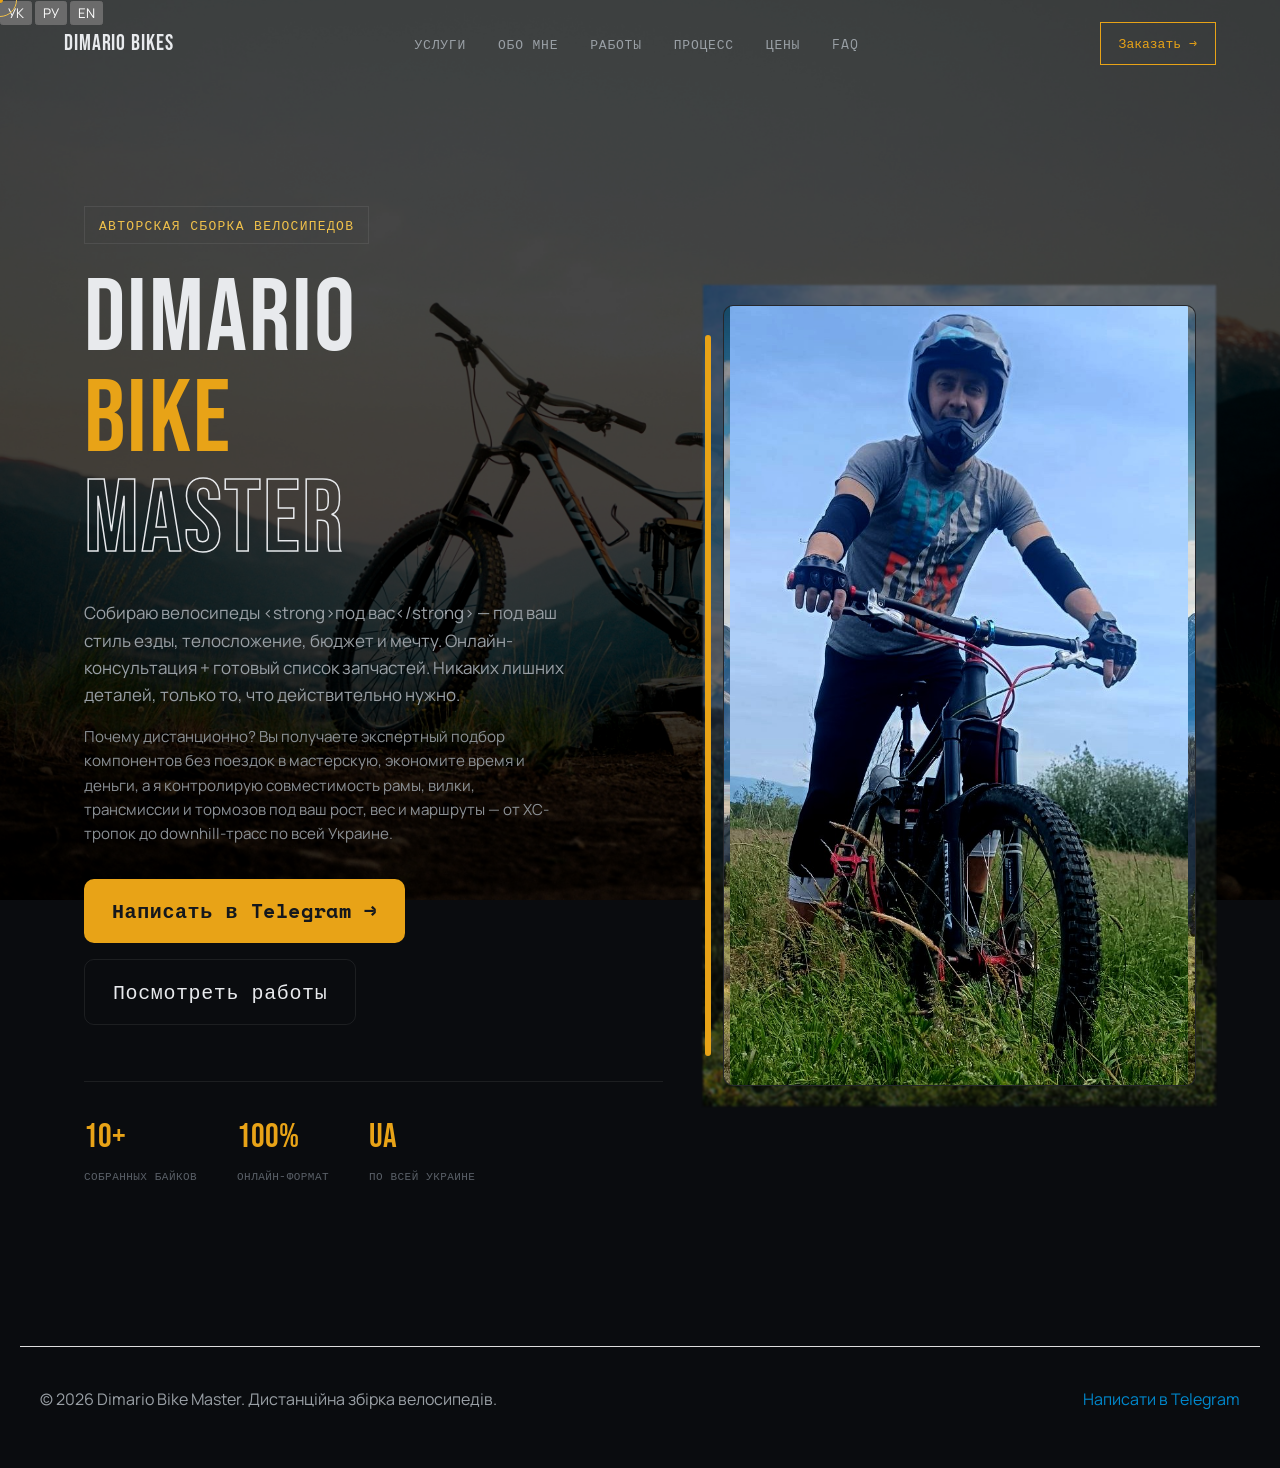
<file: index.html>
<!doctype html>
<html lang="uk">
  <head>
    <meta charset="UTF-8" />
    <meta name="viewport" content="width=device-width, initial-scale=1.0" />
    <meta name="theme-color" content="#0e1116" />
    <meta name="color-scheme" content="dark" />
    <title>
      Дистанційна збірка гірських велосипедів онлайн | MTB, Downhill,
      Freeride, ремонт — Dimario Bike Master
    </title>

    <!-- Favicon & PWA icons -->
    <link rel="icon" href="favicon.ico" sizes="any" />
    <link rel="icon" type="image/png" sizes="192x192" href="favicon-192.png" />
    <link rel="apple-touch-icon" href="apple-touch-icon.png" />
    <link rel="manifest" href="manifest.webmanifest" />

    <!-- ============================================================
       SEO: meta description, keywords, canonical
       ============================================================ -->
    <meta
      name="description"
      content="Дистанційна авторська збірка гірських велосипедів (MTB, Enduro, Downhill, Freeride) онлайн: підбір компонентів, консультації та апгрейд байка дистанційно по всій Україні."
    />
    <meta
      name="keywords"
      content="дистанційна збірка велосипеда, збірка велосипеда онлайн, гірський велосипед, MTB збірка, downhill велосипед, freeride, веломеханік онлайн"
    />
    <meta name="robots" content="index, follow, max-image-preview:large" />
    <meta name="author" content="Dimario Bike Master" />
    <meta name="geo.region" content="UA" />
    <meta name="geo.placename" content="Україна" />
    <meta name="language" content="Ukrainian" />
    <link
      rel="canonical"
      href="https://dimario.online/"
    />

    <!-- ============================================================
       SEO: Open Graph (Telegram, Instagram, Facebook превью)
       ============================================================ -->
    <meta
      property="og:title"
      content="Дистанційна збірка гірських велосипедів MTB • Downhill • Freeride | Dimario Bike Master"
    />
    <meta
      property="og:description"
      content="Збираю гірські велосипеди дистанційно, під ваш стиль їзди: MTB, Enduro, Downhill, Freeride. Онлайн-консультація, підбір компонентів і апгрейд."
    />
    <meta
      property="og:image"
      content="https://dimario.online/images/Me%20Kona.jpg"
    />
    <meta property="og:image:width" content="700" />
    <meta property="og:image:height" content="1190" />
    <meta property="og:image:alt" content="Dimario Bike Master — авторська збірка MTB" />
    <meta
      property="og:url"
      content="https://dimario.online/"
    />
    <meta property="og:type" content="website" />
    <meta property="og:locale" content="uk_UA" />
    <meta property="og:site_name" content="Dimario Bike Master" />

    <!-- ============================================================
       SEO: Twitter Card
       ============================================================ -->
    <meta name="twitter:card" content="summary_large_image" />
    <meta
      name="twitter:title"
      content="Дистанційна збірка гірських велосипедів MTB • Downhill • Freeride | Dimario Bike Master"
    />
    <meta
      name="twitter:description"
      content="Дистанційна збірка та ремонт гірських байків: MTB, Enduro, Downhill, Freeride. Онлайн, під ваш стиль і бюджет."
    />
    <meta
      name="twitter:image"
      content="https://dimario.online/images/Me%20Kona.jpg"
    />

    <!-- ============================================================
       ШРИФТИ (Google Fonts)
       ============================================================ -->
    <link rel="preconnect" href="https://fonts.googleapis.com" />
    <link rel="preconnect" href="https://fonts.gstatic.com" crossorigin />
    <link
      href="https://fonts.googleapis.com/css2?family=Bebas+Neue&family=Manrope:wght@300;400;500;600;700&family=Space+Mono:ital@0;1&display=swap"
      rel="stylesheet"
    />

    <!-- Підключення стилів -->
    <link rel="stylesheet" href="style.css" />
    <link rel="stylesheet" href="chatbot.css" />

    <script type="application/ld+json">
      {
        "@context": "https://schema.org",
        "@type": "ProfessionalService",
        "@id": "https://dimario.online/#business",
        "name": "Dimario Bike Master",
        "alternateName": ["DIMARIO BIKE", "Dimario Bike Master — гірські велосипеди"],
        "description": "Дистанційна авторська збірка гірських велосипедів (MTB, Enduro, Downhill, Freeride) онлайн.",
        "url": "https://dimario.online/",
        "image": "https://dimario.online/images/Me%20Kona.jpg",
        "telephone": "+380631446701",
        "priceRange": "300₴ - 800₴",
        "areaServed": {
          "@type": "Country",
          "name": "Ukraine"
        },
        "address": {
          "@type": "PostalAddress",
          "addressCountry": "UA"
        },
        "sameAs": [
          "https://t.me/+YOs8HjJgr9hkMWZi",
          "https://www.linkedin.com/in/dimario-shell-006332387"
        ],
        "founder": {
          "@type": "Person",
          "name": "Дмитро",
          "jobTitle": "Веломеханік",
          "description": "Сертифікований веломеханік, дистанційно збирає та ремонтує гірські велосипеди.",
          "alumniOf": [
            { "@type": "Organization", "name": "Велопланета" },
            { "@type": "Organization", "name": "Veliki.ua" }
          ]
        },
        "aggregateRating": {
          "@type": "AggregateRating",
          "ratingValue": "5",
          "reviewCount": "3"
        }
      }
    </script>
  </head>
  <body>
    <!-- ============================================================
       КАСТОМНИЙ КУРСОР (тільки десктоп)
       ============================================================ -->
    <div class="cursor" id="cursor"></div>
    <div class="cursor-ring" id="cursorRing"></div>

    <!-- ============================================================
       МОВНИЙ ПЕРЕМИКАЧ
       ============================================================ -->
    <div class="lang-switcher" aria-label="Перемикач мов">
      <button type="button" data-lang="uk" class="lang-btn active">УК</button>
      <button type="button" data-lang="ru" class="lang-btn">РУ</button>
      <button type="button" data-lang="en" class="lang-btn">EN</button>
    </div>

    <!-- ============================================================
       НАВІГАЦІЯ
       ============================================================ -->
    <nav id="navbar">
      <!-- ЛОГОТИП -->
      <div class="nav-logo">DIMARIO BIKES</div>

      <!-- ПОСИЛАННЯ МЕНЮ -->
      <ul class="nav-links" id="navLinks">
        <li><a href="#services" data-i18n="nav.services">Послуги</a></li>
        <li><a href="#about" data-i18n="nav.about">Про мене</a></li>
        <li><a href="#works" data-i18n="nav.works">Роботи</a></li>
        <li><a href="#process" data-i18n="nav.process">Процес</a></li>
        <li><a href="#pricing" data-i18n="nav.pricing">Ціни</a></li>
        <li><a href="#faq" data-i18n="nav.faq">FAQ</a></li>
        <li class="nav-links-cta">
          <a href="https://t.me/+YOs8HjJgr9hkMWZi" target="_blank" data-i18n="nav.order">
            Замовити →
          </a>
        </li>
      </ul>
      <a href="https://t.me/+YOs8HjJgr9hkMWZi" class="nav-cta" target="_blank" data-i18n="nav.order">
        Замовити
      </a>

      <!-- Гамбургер -->
      <button
        class="nav-burger"
        id="navBurger"
        aria-label="Відкрити меню"
        aria-expanded="false"
        aria-controls="navLinks"
      >
        <span></span>
        <span></span>
        <span></span>
      </button>
    </nav>
    <div class="nav-overlay" id="navOverlay"></div>

    <!-- ============================================================
       HERO — головна секція
       ============================================================ -->
    <section class="hero" id="hero">
      <div class="hero-left">
        <div class="hero-tag" data-i18n="hero.tag">Авторська збірка велосипедів</div>

        <h1 class="hero-title">
          <span data-i18n="hero.title.1">DIMARIO</span><br />
          <span class="accent" data-i18n="hero.title.accent">BIKE</span><br />
          <span class="outline" data-i18n="hero.title.outline">MASTER</span>
        </h1>

        <p class="hero-desc" data-i18n="hero.desc"></p>
        <p class="hero-desc hero-desc--extra" data-i18n="hero.desc.extra"></p>

        <div class="hero-btns">
          <a
            href="https://t.me/+YOs8HjJgr9hkMWZi"
            class="btn-primary"
            target="_blank"
            data-i18n="hero.btn.telegram"
          >
            Написати в Telegram →
          </a>
          <a href="#works" class="btn-secondary" data-i18n="hero.btn.works">
            Дивитись роботи
          </a>
        </div>

        <div class="hero-stats">
          <div class="stat">
            <div class="stat-num">10+</div>
            <div class="stat-label" data-i18n="hero.stat.bikes">Зібраних байків</div>
          </div>
          <div class="stat">
            <div class="stat-num">100%</div>
            <div class="stat-label" data-i18n="hero.stat.format">Онлайн-формат</div>
          </div>
          <div class="stat">
            <div class="stat-num">UA</div>
            <div class="stat-label" data-i18n="hero.stat.location">По всій Україні</div>
          </div>
        </div>
      </div>

      <div class="hero-right">
        <div class="hero-grid-lines"></div>
        <div class="hero-accent-bar"></div>
        <div class="hero-photo-placeholder">
          <picture>
            <source srcset="images/Me Kona.webp" type="image/webp" />
            <img
              class="hero-image"
              src="images/Me Kona.jpg"
              alt="Авторська збірка велосипеда Dimario Bike Master"
              width="700"
              height="1190"
              loading="eager"
            />
          </picture>
        </div>
        <div class="hero-overlay-text">BIKE</div>
      </div>
    </section>

    <!-- ============================================================
       FOOTER (простий)
       ============================================================ -->
    <footer style="text-align: center; padding: 40px 20px; color: #666; border-top: 1px solid #ddd; margin-top: 60px;">
      <p>&copy; 2026 Dimario Bike Master. Дистанційна збірка велосипедів.</p>
      <p>
        <a href="https://t.me/+YOs8HjJgr9hkMWZi" target="_blank" style="color: #0088cc; text-decoration: none;">
          Написати в Telegram
        </a>
      </p>
    </footer>

    <!-- Підключення i18n -->
    <script src="i18n.js"></script>
    <!-- Ваші інші скрипти -->
    <script src="main.js" defer></script>
  </body>
</html>
</file>
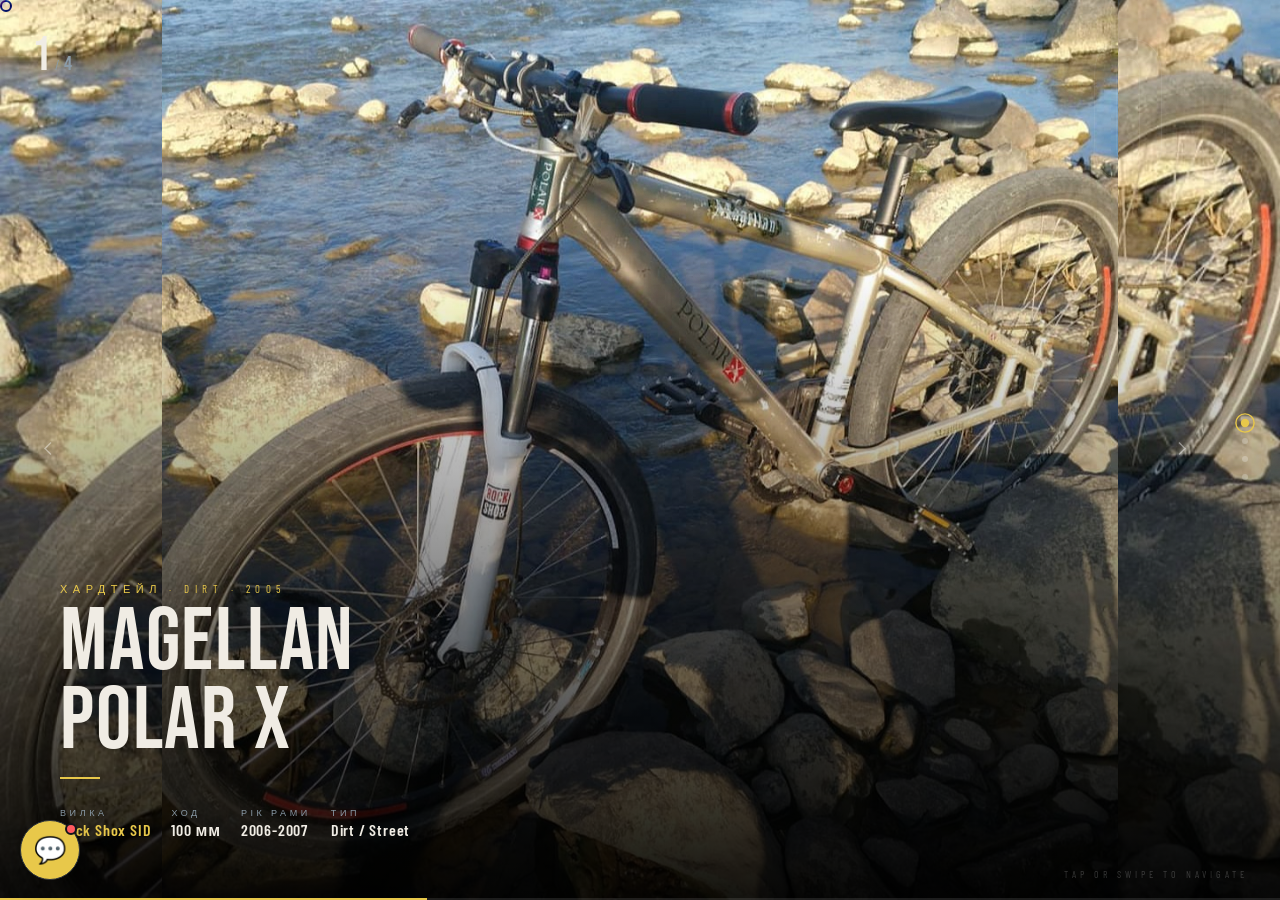
<file: bikes_showcase.html>
<!doctype html>
<html lang="uk">
  <head>
    <meta charset="UTF-8" />
    <meta name="viewport" content="width=device-width, initial-scale=1.0" />
    <meta name="theme-color" content="#0a0a0a" />
    <meta name="color-scheme" content="dark" />
    <title>Чотири велосипеди. Один вершник. — Dimario Bike Master</title>
    <meta name="description" content="Галерея авторських збірок велосипедів Dimario Bike Master: хардтейл, двопідвіс MTB та fatbike під замовлення. Реальні збірки з підбором компонентів під стиль їзди." />
    <meta name="keywords" content="збірка велосипеда, MTB хардтейл, двопідвіс велосипед, fatbike, кастомний велосипед Україна, Dimario Bike Master" />
    <meta name="robots" content="index, follow" />
    <meta name="author" content="Dimario Bike Master" />
    <link rel="canonical" href="https://dimario.online/bikes_showcase.html" />
    <link rel="icon" href="favicon.ico" sizes="any" />
    <link rel="icon" type="image/png" sizes="192x192" href="favicon-192.png" />
    <link rel="apple-touch-icon" href="apple-touch-icon.png" />
    <link rel="manifest" href="manifest.webmanifest" />
    <meta property="og:title" content="Чотири велосипеди. Один вершник. — Dimario Bike Master" />
    <meta property="og:description" content="Галерея авторських збірок велосипедів під замовлення: MTB, двопідвіс, fatbike." />
    <meta property="og:image" content="https://dimario.online/images/Kona%20Supreame.jpg" />
    <meta property="og:url" content="https://dimario.online/bikes_showcase.html" />
    <meta property="og:type" content="website" />
    <meta property="og:locale" content="uk_UA" />
    <meta property="og:site_name" content="Dimario Bike Master" />
    <meta name="twitter:card" content="summary_large_image" />
    <meta name="twitter:title" content="Чотири велосипеди. Один вершник. — Dimario Bike Master" />
    <meta name="twitter:description" content="Галерея авторських збірок велосипедів під замовлення: MTB, двопідвіс, fatbike." />
    <meta name="twitter:image" content="https://dimario.online/images/Kona%20Supreame.jpg" />
    <link rel="preconnect" href="https://fonts.googleapis.com" />
    <link rel="preconnect" href="https://fonts.gstatic.com" crossorigin />
    <link
      href="https://fonts.googleapis.com/css2?family=Bebas+Neue&family=Barlow+Condensed:wght@300;400;600;700&display=swap"
      rel="stylesheet"
    />

    <style>
      *,
      *::before,
      *::after {
        margin: 0;
        padding: 0;
        box-sizing: border-box;
      }

      :root {
        --dirt: #b8860b;
        --rust: #c0392b;
        --steel: #8a9ba8;
        --black: #0a0a0a;
        --white: #f0ece4;
        --accent: #e8c84a;
      }

      html,
      body {
        width: 100%;
        height: 100%;
        background: var(--black);
        font-family: "Barlow Condensed", sans-serif;
        overflow: hidden;
        cursor: none;
      }

      /* Custom cursor */
      .cursor {
        position: fixed;
        width: 12px;
        height: 12px;
        border: 2px solid var(--accent);
        border-radius: 50%;
        pointer-events: none;
        z-index: 9999;
        transition: transform 0.1s;
        mix-blend-mode: difference;
      }

      /* INTRO SCREEN */
      #intro {
        position: fixed;
        inset: 0;
        display: flex;
        flex-direction: column;
        align-items: center;
        justify-content: center;
        background: var(--black);
        z-index: 100;
        animation: introOut 0.8s ease-in-out 4s forwards;
      }

      #intro::before {
        content: "";
        position: absolute;
        inset: 0;
        background: repeating-linear-gradient(
          0deg,
          transparent,
          transparent 2px,
          rgba(255, 255, 255, 0.015) 2px,
          rgba(255, 255, 255, 0.015) 4px
        );
        pointer-events: none;
      }

      .intro-line {
        overflow: hidden;
        margin: 4px 0;
      }

      .intro-text {
        font-family: "Bebas Neue", sans-serif;
        font-size: clamp(48px, 12vw, 120px);
        color: var(--white);
        letter-spacing: 0.1em;
        line-height: 0.9;
        transform: translateY(100%);
        animation: slideUp 0.7s cubic-bezier(0.16, 1, 0.3, 1) forwards;
      }

      .intro-text:nth-child(1) {
        animation-delay: 0.3s;
      }
      .intro-text:nth-child(2) {
        animation-delay: 0.5s;
        color: var(--accent);
      }
      .intro-text:nth-child(3) {
        animation-delay: 0.7s;
      }

      .intro-sub {
        margin-top: 24px;
        font-size: 30px;
        letter-spacing: 0.4em;
        color: var(--steel);
        text-transform: uppercase;
        opacity: 0;
        animation: fadeIn 0.5s ease 1.4s forwards;
        text-align: center;
      }

      .intro-copy {
        font-size: 30px;
        color: var(--color-muted);
        font-family: var(--font-mono);
        margin-top: 1%;
        text-align: center;
      }

      .intro-links {
        display: flex;
        gap: 24px;
        justify-content: center;
        flex-direction: column;
        align-items: center;
        margin-top: 55px;
      }

      .intro-links a {
        font-size: 30px;
        font-weight: 600;
        letter-spacing: 1.5px;
        text-transform: uppercase;
        color: var(--color-muted);
        transition: color 0.3s;
        text-align: center;
      }

      .intro-links a:hover {
        color: var(--color-white);
      }

      @keyframes slideUp {
        to {
          transform: translateY(0);
        }
      }
      @keyframes fadeIn {
        to {
          opacity: 1;
        }
      }
      @keyframes barFill {
        to {
          width: 100%;
        }
      }
      @keyframes introOut {
        to {
          opacity: 0;
          pointer-events: none;
        }
      }

      /* MAIN SHOWCASE */
      #showcase {
        position: fixed;
        inset: 0;
        opacity: 0;
        animation: fadeIn 1s ease 4.5s forwards;
      }

      /* SLIDES */
      .slide {
        position: absolute;
        inset: 0;
        display: flex;
        opacity: 0;
        transition: opacity 0s;
      }

      .slide.active {
        opacity: 1;
        animation: slideEnter 0.8s cubic-bezier(0.16, 1, 0.3, 1) forwards;
      }

      .slide.exit {
        animation: slideExit 0.6s ease-in forwards;
      }

      @keyframes slideEnter {
        from {
          opacity: 0;
          transform: scale(1.05);
        }
        to {
          opacity: 1;
          transform: scale(1);
        }
      }
      @keyframes slideExit {
        from {
          opacity: 1;
          transform: scale(1);
        }
        to {
          opacity: 0;
          transform: scale(0.97);
        }
      }

      /* BG IMAGE */
      .slide-bg {
        position: absolute;
        inset: 0;
        background-size: cover;
        background-position: center;
        transform: scale(1.08);
        animation: bgDrift 8s ease-out forwards;
        width: 100%;
        height: 100%;
        object-fit: contain;
      }

      @keyframes bgDrift {
        to {
          transform: scale(1);
        }
      }

      /* GRAIN OVERLAY */
      .slide::after {
        content: "";
        position: absolute;
        inset: 0;
        background-image: url("data:image/svg+xml,%3Csvg viewBox='0 0 256 256' xmlns='http://www.w3.org/2000/svg'%3E%3Cfilter id='noise'%3E%3CfeTurbulence type='fractalNoise' baseFrequency='0.9' numOctaves='4' stitchTiles='stitch'/%3E%3C/filter%3E%3Crect width='100%25' height='100%25' filter='url(%23noise)' opacity='0.08'/%3E%3C/svg%3E");
        opacity: 0.4;
        pointer-events: none;
        mix-blend-mode: overlay;
      }

      /* SLIDE CONTENT */
      .slide-content {
        position: relative;
        z-index: 10;
        display: flex;
        flex-direction: column;
        justify-content: flex-end;
        padding: clamp(24px, 5vw, 60px);
        width: 100%;
        background: linear-gradient(
          to top,
          rgba(0, 0, 0, 0.92) 0%,
          rgba(0, 0, 0, 0.4) 40%,
          transparent 70%
        );
      }

      .bike-number {
        font-family: "Bebas Neue", sans-serif;
        font-size: clamp(80px, 20vw, 200px);
        line-height: 0.8;
        color: transparent;
        -webkit-text-stroke: 1px rgba(255, 255, 255, 0.08);
        position: absolute;
        top: clamp(16px, 4vw, 40px);
        right: clamp(16px, 4vw, 40px);
        pointer-events: none;
        letter-spacing: -0.02em;
      }

      .bike-tag {
        font-size: 11px;
        letter-spacing: 0.5em;
        text-transform: uppercase;
        color: var(--accent);
        margin-bottom: 8px;
        opacity: 0;
        transform: translateX(-20px);
      }

      .slide.active .bike-tag {
        animation: tagIn 0.5s ease 0.3s forwards;
      }

      .bike-name {
        font-family: "Bebas Neue", sans-serif;
        font-size: clamp(36px, 9vw, 88px);
        color: var(--white);
        line-height: 0.9;
        letter-spacing: 0.02em;
        opacity: 0;
        transform: translateY(30px);
      }

      .slide.active .bike-name {
        animation: nameIn 0.6s cubic-bezier(0.16, 1, 0.3, 1) 0.4s forwards;
      }

      .bike-specs {
        margin-top: 12px;
        display: flex;
        gap: 20px;
        flex-wrap: wrap;
        opacity: 0;
      }

      .slide.active .bike-specs {
        animation: fadeIn 0.5s ease 0.7s forwards;
      }

      .spec-item {
        display: flex;
        flex-direction: column;
        gap: 2px;
      }

      .spec-label {
        font-size: 9px;
        letter-spacing: 0.4em;
        text-transform: uppercase;
        color: var(--steel);
      }

      .spec-value {
        font-size: clamp(13px, 2.5vw, 16px);
        font-weight: 600;
        color: var(--white);
        letter-spacing: 0.05em;
      }

      .spec-accent {
        color: var(--accent);
      }

      .divider {
        width: 40px;
        height: 2px;
        background: var(--accent);
        margin: 16px 0;
        opacity: 0;
      }

      .slide.active .divider {
        animation:
          divIn 0.4s ease 0.6s forwards,
          divGrow 0.6s ease 0.6s forwards;
      }

      @keyframes divIn {
        to {
          opacity: 1;
        }
      }
      @keyframes divGrow {
        from {
          width: 0;
        }
        to {
          width: 40px;
        }
      }

      @keyframes tagIn {
        to {
          opacity: 1;
          transform: translateX(0);
        }
      }
      @keyframes nameIn {
        to {
          opacity: 1;
          transform: translateY(0);
        }
      }

      /* SLIDE COLORS */
      .slide-1 .bike-tag {
        color: #e8c84a;
      }
      .slide-1 .divider {
        background: #e8c84a;
      }
      .slide-2 .bike-tag {
        color: yellowgreen;
      }
      .slide-2 .divider {
        background: #c0392b;
      }
      .slide-3 .bike-tag {
        color: #5dade2;
      }
      .slide-3 .divider {
        background: #5dade2;
      }

      /* NAV DOTS */
      .nav-dots {
        position: fixed;
        right: clamp(16px, 3vw, 32px);
        top: 50%;
        transform: translateY(-50%);
        display: flex;
        flex-direction: column;
        gap: 12px;
        z-index: 50;
        opacity: 0;
        animation: fadeIn 0.5s ease 5s forwards;
      }

      .dot {
        width: 6px;
        height: 6px;
        border-radius: 50%;
        background: rgba(255, 255, 255, 0.25);
        cursor: pointer;
        transition: all 0.3s;
        position: relative;
      }

      .dot::before {
        content: "";
        position: absolute;
        inset: -4px;
        border-radius: 50%;
        border: 1px solid transparent;
        transition: border-color 0.3s;
      }

      .dot.active {
        background: var(--accent);
        transform: scale(1.4);
      }

      .dot.active::before {
        border-color: var(--accent);
      }

      /* PROGRESS BAR */
      .progress-bar {
        position: fixed;
        bottom: 0;
        left: 0;
        height: 2px;
        background: rgba(255, 255, 255, 0.1);
        width: 100%;
        z-index: 50;
      }

      .progress-fill {
        height: 100%;
        background: var(--accent);
        transition: width 0.3s ease;
        width: 33.33%;
      }

      /* BIKE COUNTER */
      .counter {
        position: fixed;
        top: clamp(16px, 3vw, 32px);
        left: clamp(16px, 3vw, 32px);
        z-index: 50;
        opacity: 0;
        animation: fadeIn 0.5s ease 5s forwards;
        display: flex;
        align-items: baseline;
        gap: 4px;
      }

      .counter-current {
        font-family: "Bebas Neue", sans-serif;
        font-size: 48px;
        color: var(--white);
        line-height: 1;
      }

      .counter-sep {
        font-size: 14px;
        color: var(--steel);
      }

      .counter-total {
        font-size: 20px;
        color: var(--steel);
        font-family: "Bebas Neue", sans-serif;
      }

      /* BOTTOM LABEL */
      .bottom-label {
        position: fixed;
        bottom: 20px;
        right: clamp(16px, 3vw, 32px);
        font-size: 10px;
        letter-spacing: 0.4em;
        color: rgba(255, 255, 255, 0.2);
        text-transform: uppercase;
        z-index: 50;
        opacity: 0;
        animation: fadeIn 0.5s ease 5.5s forwards;
      }

      /* ARROWS */
      .arrow {
        position: fixed;
        top: 50%;
        transform: translateY(-50%);
        z-index: 50;
        background: none;
        border: none;
        cursor: pointer;
        opacity: 0;
        animation: fadeIn 0.5s ease 5s forwards;
        padding: 16px;
      }

      .arrow-left {
        left: clamp(8px, 2vw, 20px);
      }
      .arrow-right {
        right: clamp(40px, 6vw, 70px);
      }

      .arrow svg {
        width: 24px;
        height: 24px;
        stroke: rgba(255, 255, 255, 0.4);
        fill: none;
        stroke-width: 1.5;
        transition: stroke 0.2s;
      }

      .arrow:hover svg {
        stroke: var(--accent);
      }

      /* SLIDE IMAGES via bg */
      .slide-1 .slide-bg {
        background-image: url("images/MagellanSid.jpg");
      }
      .slide-2 .slide-bg {
        background-image: url("images/Magellan.jpg");
      }
      .slide-3 .slide-bg {
        background-image: url("images/Kona\ Supreame.jpg");
      }
      .slide-4 .slide-bg {
        background-image: url("images/Hammer\ S2000.jpg");
      }

      /* AUTO TIMER LINE */
      .timer-line {
        position: fixed;
        top: 0;
        left: 0;
        height: 3px;
        background: var(--accent);
        z-index: 200;
        width: 0%;
        opacity: 0;
      }

      .timer-line.running {
        animation: timerFill 6s linear forwards;
      }

      @keyframes timerFill {
        from {
          width: 0%;
          opacity: 1;
        }
        to {
          width: 100%;
          opacity: 1;
        }
      }

      /* SWIPE HINT */
      .swipe-hint {
        position: fixed;
        bottom: 40px;
        left: 50%;
        transform: translateX(-50%);
        font-size: 10px;
        letter-spacing: 0.4em;
        color: rgba(255, 255, 255, 0.25);
        text-transform: uppercase;
        z-index: 50;
        opacity: 0;
        animation:
          fadeIn 0.5s ease 5.5s forwards,
          fadeOut 0.5s ease 9s forwards;
      }

      @keyframes fadeOut {
        to {
          opacity: 0;
        }
      }
    </style>
    <link rel="stylesheet" href="chatbot.css" />
    <style>
      .sr-only {
        position: absolute;
        width: 1px;
        height: 1px;
        padding: 0;
        margin: -1px;
        overflow: hidden;
        clip: rect(0, 0, 0, 0);
        white-space: nowrap;
        border: 0;
      }
    </style>
  </head>
  <body>
    <h1 class="sr-only">Чотири велосипеди. Один вершник. Авторські збірки Dimario Bike Master: MTB, двопідвіс, fatbike</h1>
    <div class="cursor" id="cursor"></div>

    <!-- INTRO -->
    <div id="intro">
      <div class="intro-line"><div class="intro-text">FOUR</div></div>
      <div class="intro-line"><div class="intro-text">BIKES.</div></div>
      <div class="intro-line"><div class="intro-text">ONE RIDER.</div></div>
      <div class="intro-sub">
        MTB · Custom Builds · Since 2005 -2022
        <div class="intro-links">
          <a href="https://t.me/+YOs8HjJgr9hkMWZi" target="_blank">Telegram</a>
          <a href="tel:+380631446701">063 144 67 01</a>
          <div class="intro-copy">
            <br />© 2026 · Авторська збірка велосипедів
          </div>
        </div>
      </div>
    </div>

    <!-- SHOWCASE -->
    <div id="showcase">
      <!-- TIMER LINE -->
      <div class="timer-line" id="timerLine"></div>

      <!-- SLIDE 1 -->
      <div class="slide slide-1 active" data-index="0">
        <img class="slide-bg" src="images/MagellanSid.jpg" alt="Хардтейл MTB Dirt збірки Dimario Bike Master, 2005" />
        <div class="bike-number">01</div>
        <div class="slide-content">
          <div class="bike-tag">ХАРДТЕЙЛ · DIRT · 2005</div>
          <div class="bike-name">Magellan<br />Polar X</div>
          <div class="divider"></div>
          <div class="bike-specs">
            <div class="spec-item">
              <div class="spec-label">Вилка</div>
              <div class="spec-value spec-accent">Rock Shox SID</div>
            </div>
            <div class="spec-item">
              <div class="spec-label">Ход</div>
              <div class="spec-value">100 мм</div>
            </div>
            <div class="spec-item">
              <div class="spec-label">Рік рами</div>
              <div class="spec-value">2006-2007</div>
            </div>
            <div class="spec-item">
              <div class="spec-label">Тип</div>
              <div class="spec-value">Dirt / Street</div>
            </div>
          </div>
        </div>
      </div>

      <!-- SLIDE 2 -->
      <div class="slide slide-2" data-index="1">
        <img class="slide-bg" src="images/Magellan.jpg" alt="Хардтейл Enduro збірка Dimario Bike Master, 2009" />
        <div class="bike-number">02</div>
        <div class="slide-content">
          <div class="bike-tag">ХАРДТЕЙЛ · ENDURO · 2009</div>
          <div class="bike-name">
            Magellan<br />Polar X<br /><span
              style="font-size: 0.6em; color: yellowgreen"
              >BOMBER</span
            >
          </div>
          <div class="divider"></div>
          <div class="bike-specs">
            <div class="spec-item">
              <div class="spec-label">Вилка</div>
              <div class="spec-value spec-accent" style="color: powderblue">
                Marzocchi Z1 Sport RCV
              </div>
            </div>
            <div class="spec-item">
              <div class="spec-label">Ход</div>
              <div class="spec-value">160 мм</div>
            </div>
            <div class="spec-item">
              <div class="spec-label">Рік</div>
              <div class="spec-value">2009</div>
            </div>
            <div class="spec-item">
              <div class="spec-label">Тип</div>
              <div class="spec-value">Enduro, Trail</div>
            </div>
          </div>
        </div>
      </div>

      <!-- SLIDE 3 -->
      <div class="slide slide-3" data-index="2">
        <img class="slide-bg" src="images/Kona Supreame.jpg" alt="Двопідвіс Free Ride збірка Dimario Bike Master, 2008" />
        <div class="bike-number">03</div>
        <div class="slide-content">
          <div class="bike-tag">ДВОПІДВІС · FREE RIDE · 2008</div>
          <div class="bike-name">Kona<br />Supreme<br />Four</div>
          <div class="divider"></div>
          <div class="bike-specs">
            <div class="spec-item">
              <div class="spec-label">Вилка</div>
              <div class="spec-value spec-accent" style="color: #5dade2">
                Marzocchi Z1 Sport RCV
              </div>
            </div>
            <div class="spec-item">
              <div class="spec-label">Ход</div>
              <div class="spec-value">160 мм</div>
            </div>
            <div class="spec-item">
              <div class="spec-label">Рік рами</div>
              <div class="spec-value">2008</div>
            </div>
            <div class="spec-item">
              <div class="spec-label">Тип</div>
              <div class="spec-value">Free ride</div>
            </div>
          </div>
        </div>
      </div>

       <div class="slide slide-4" data-index="3">
        <img class="slide-bg" src="images/Hammer S2000.jpg" alt="Hardtail Free Ride збірка Dimario Bike Master, 2021-2022" />
        <div class="bike-number">04</div>
        <div class="slide-content">
          <div class="bike-tag">Hardtail · FREE RIDE · 2021-2022</div>
          <div class="bike-name">Hammer<br />S<br />2000</div>
          <div class="divider"></div>
          <div class="bike-specs">
            <div class="spec-item">
              <div class="spec-label">Вилка</div>
              <div class="spec-value spec-accent" style="color: #5dade2">
                Marzocchi Z1 Sport RCV 2009 year
              </div>
            </div>
            <div class="spec-item">
              <div class="spec-label">Ход</div>
              <div class="spec-value">160 мм</div>
            </div>
            <div class="spec-item">
              <div class="spec-label">Рік рами</div>
              <div class="spec-value">2021-2022</div>
            </div>
            <div class="spec-item">
              <div class="spec-label">Тип</div>
              <div class="spec-value">Enduro/Free ride lite</div>
            </div>
          </div>
        </div>
      </div>
      <!-- NAV -->
      <div class="nav-dots">
        <div class="dot active" onclick="goTo(0)"></div>
        <div class="dot" onclick="goTo(1)"></div>
        <div class="dot" onclick="goTo(2)"></div>
        <div class="dot" onclick="goTo(3)"></div>
      </div>

      <button class="arrow arrow-left" onclick="prev()">
        <svg viewBox="0 0 24 24"><polyline points="15 18 9 12 15 6" /></svg>
      </button>
      <button class="arrow arrow-right" onclick="next()">
        <svg viewBox="0 0 24 24"><polyline points="9 18 15 12 9 6" /></svg>
      </button>

      <div class="counter">
        <span class="counter-current" id="counterCurrent">1</span>
        <span class="counter-sep">/</span>
        <span class="counter-total">4</span>
      </div>

      <div class="progress-bar">
        <div class="progress-fill" id="progressFill"></div>
      </div>

      <div class="bottom-label">Tap or swipe to navigate</div>
      <div class="swipe-hint">← свайп →</div>
    </div>

    <script>
      // Cursor
      const cursor = document.getElementById("cursor");
      document.addEventListener("mousemove", (e) => {
        cursor.style.left = e.clientX - 6 + "px";
        cursor.style.top = e.clientY - 6 + "px";
      });

      // Slides
      const slides = document.querySelectorAll(".slide");
      
      document.querySelector(".counter-total").textContent = slides.length;
      const dots = document.querySelectorAll(".dot");
      const progressFill = document.getElementById("progressFill");
      const counterCurrent = document.getElementById("counterCurrent");
      const timerLine = document.getElementById("timerLine");
      let current = 0;
      let autoTimer = null;

      function goTo(index) {
        slides[current].classList.add("exit");
        slides[current].classList.remove("active");
        dots[current].classList.remove("active");

        setTimeout(() => {
          slides[current].classList.remove("exit");
          current = index;
          slides[current].classList.add("active");
          dots[current].classList.add("active");
          counterCurrent.textContent = current + 1;
          progressFill.style.width = ((current + 1) / slides.length) * 100 + "%";
          startTimer();
        }, 300);
      }

      function next() {
        goTo((current + 1) % slides.length);
      }

      function prev() {
        goTo((current + slides.length - 1) % slides.length);
      }

      function startTimer() {
        clearTimeout(autoTimer);
        timerLine.className = "timer-line";
        void timerLine.offsetWidth;
        timerLine.className = "timer-line running";
        autoTimer = setTimeout(() => next(), 6000);
      }

      // Start auto after intro
      setTimeout(() => {
        startTimer();
      }, 4800);

      // Touch/swipe
      let touchStartX = 0;
      document.addEventListener("touchstart", (e) => {
        touchStartX = e.touches[0].clientX;
      });
      document.addEventListener("touchend", (e) => {
        const dx = e.changedTouches[0].clientX - touchStartX;
        if (Math.abs(dx) > 50) dx < 0 ? next() : prev();
      });

      // Keyboard
      document.addEventListener("keydown", (e) => {
        if (e.key === "ArrowRight") next();
        if (e.key === "ArrowLeft") prev();
      });
    </script>
    <script src="chatbot.js"></script>
  </body>
</html>
</file>
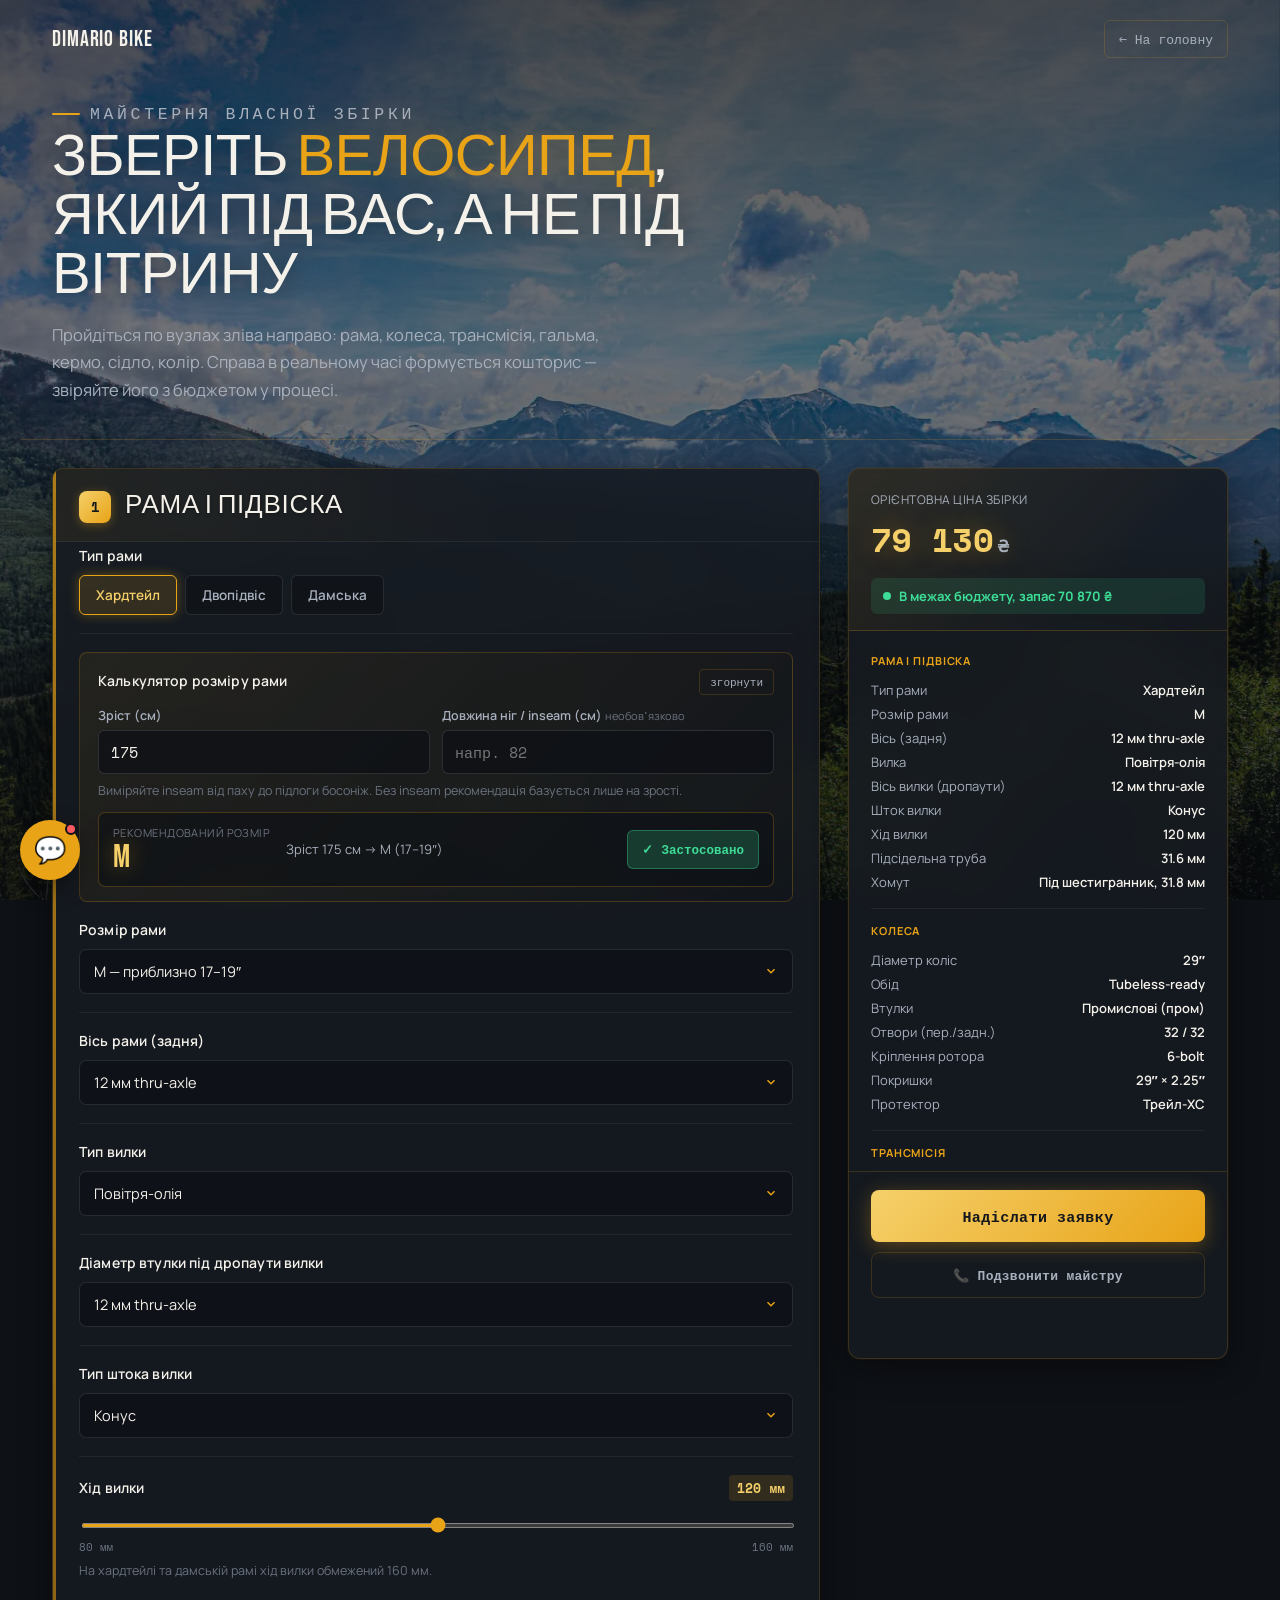
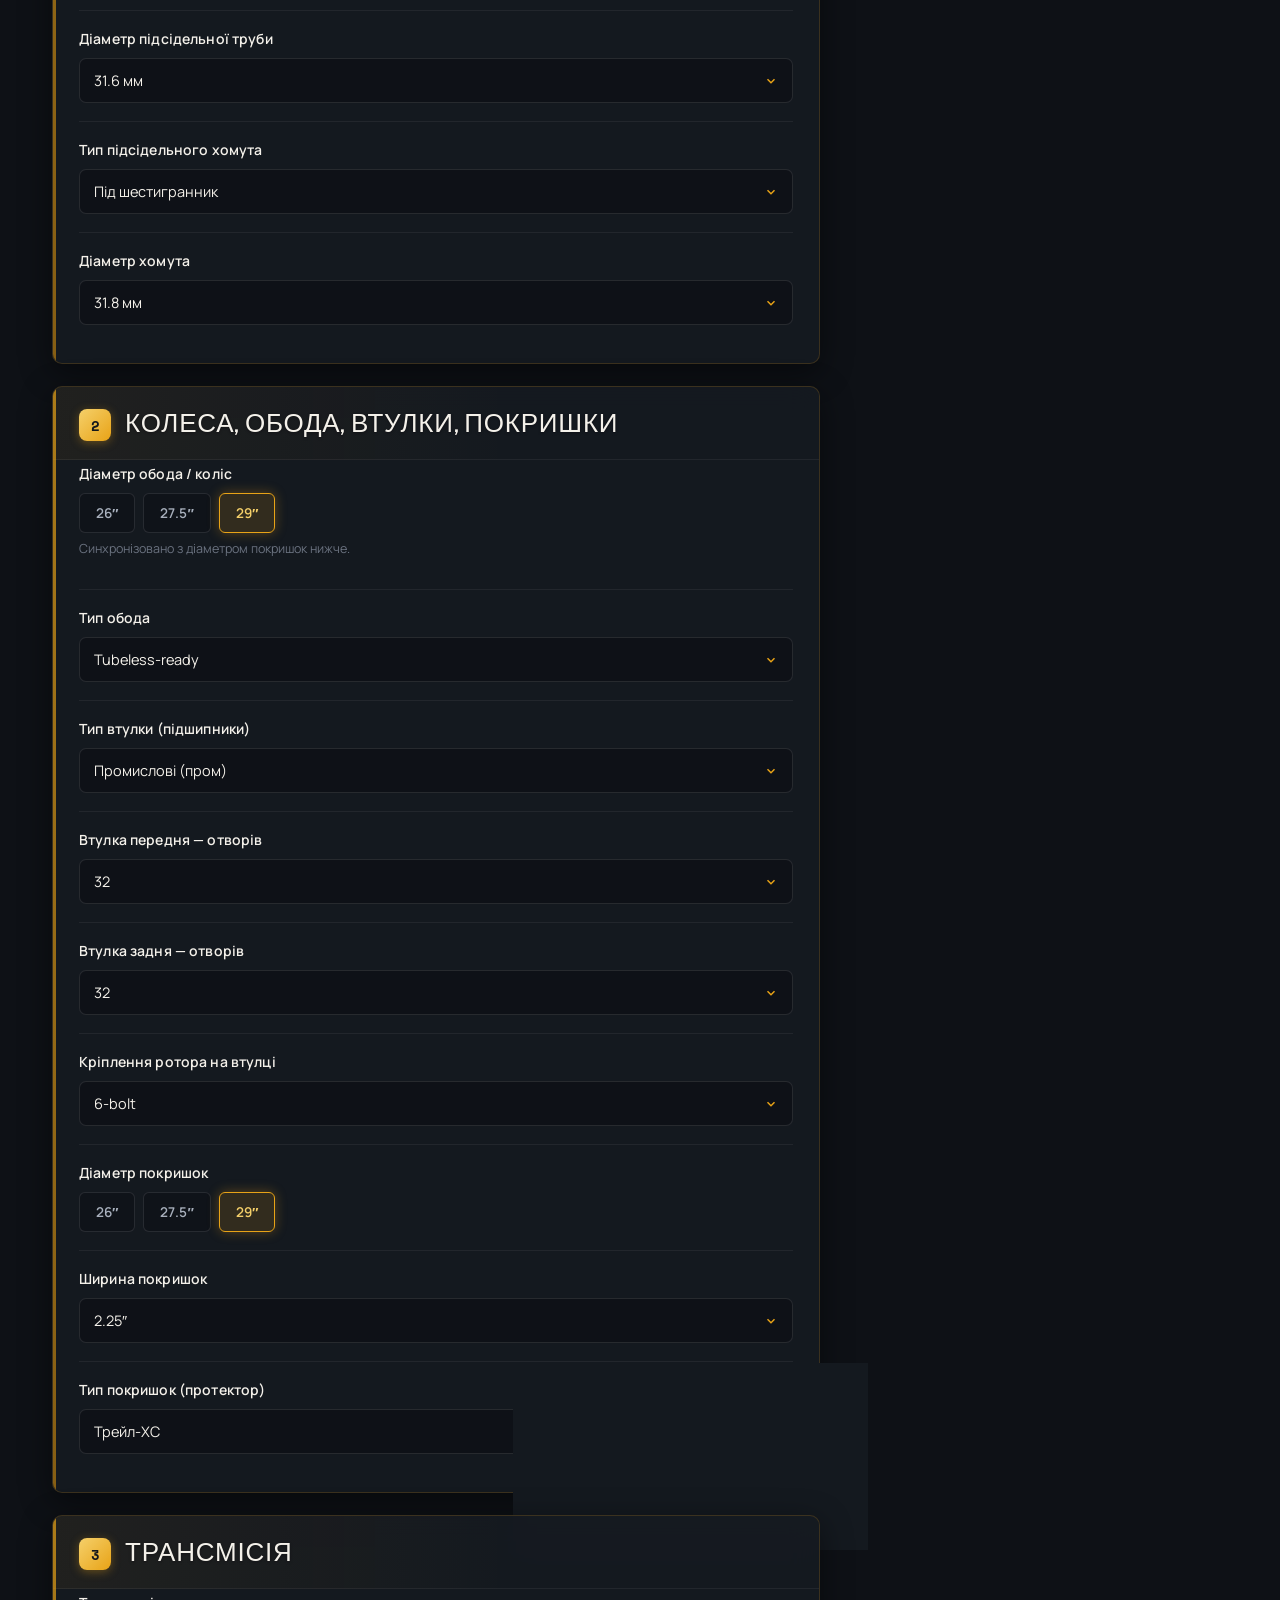
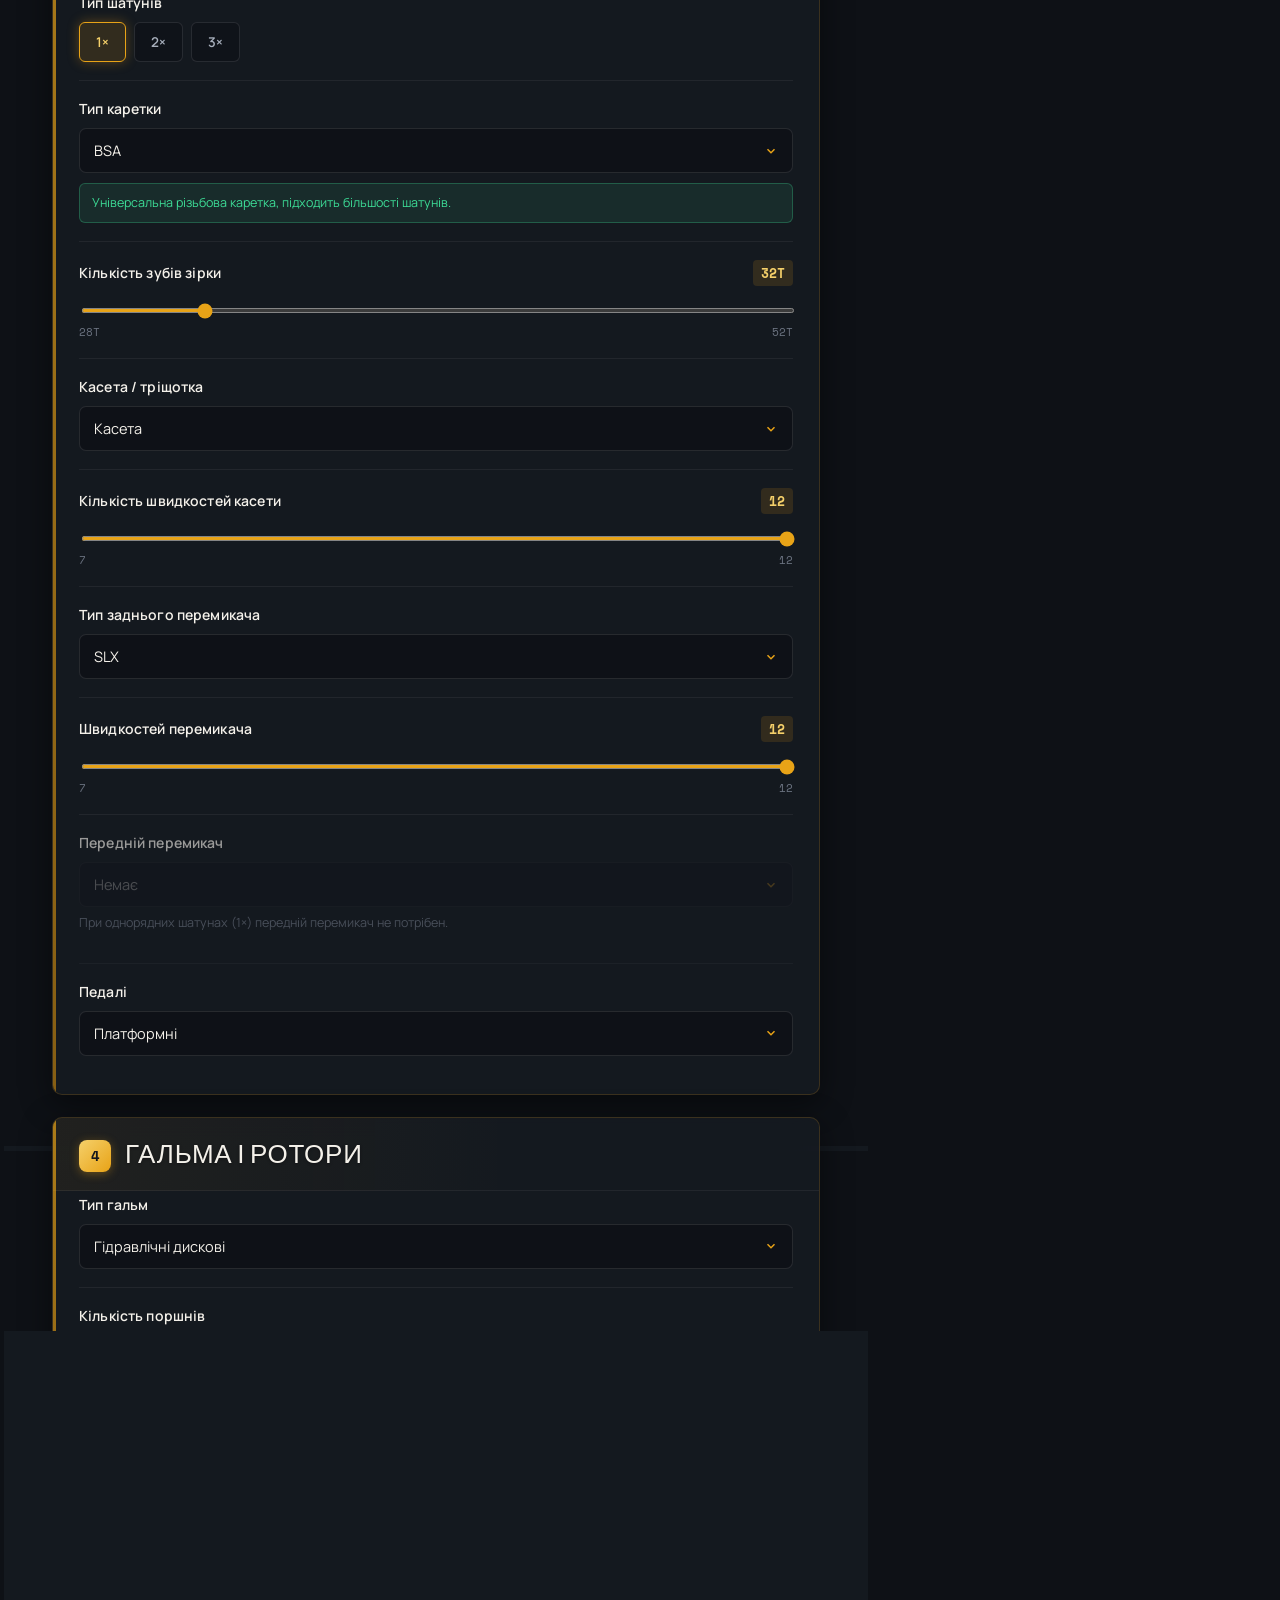
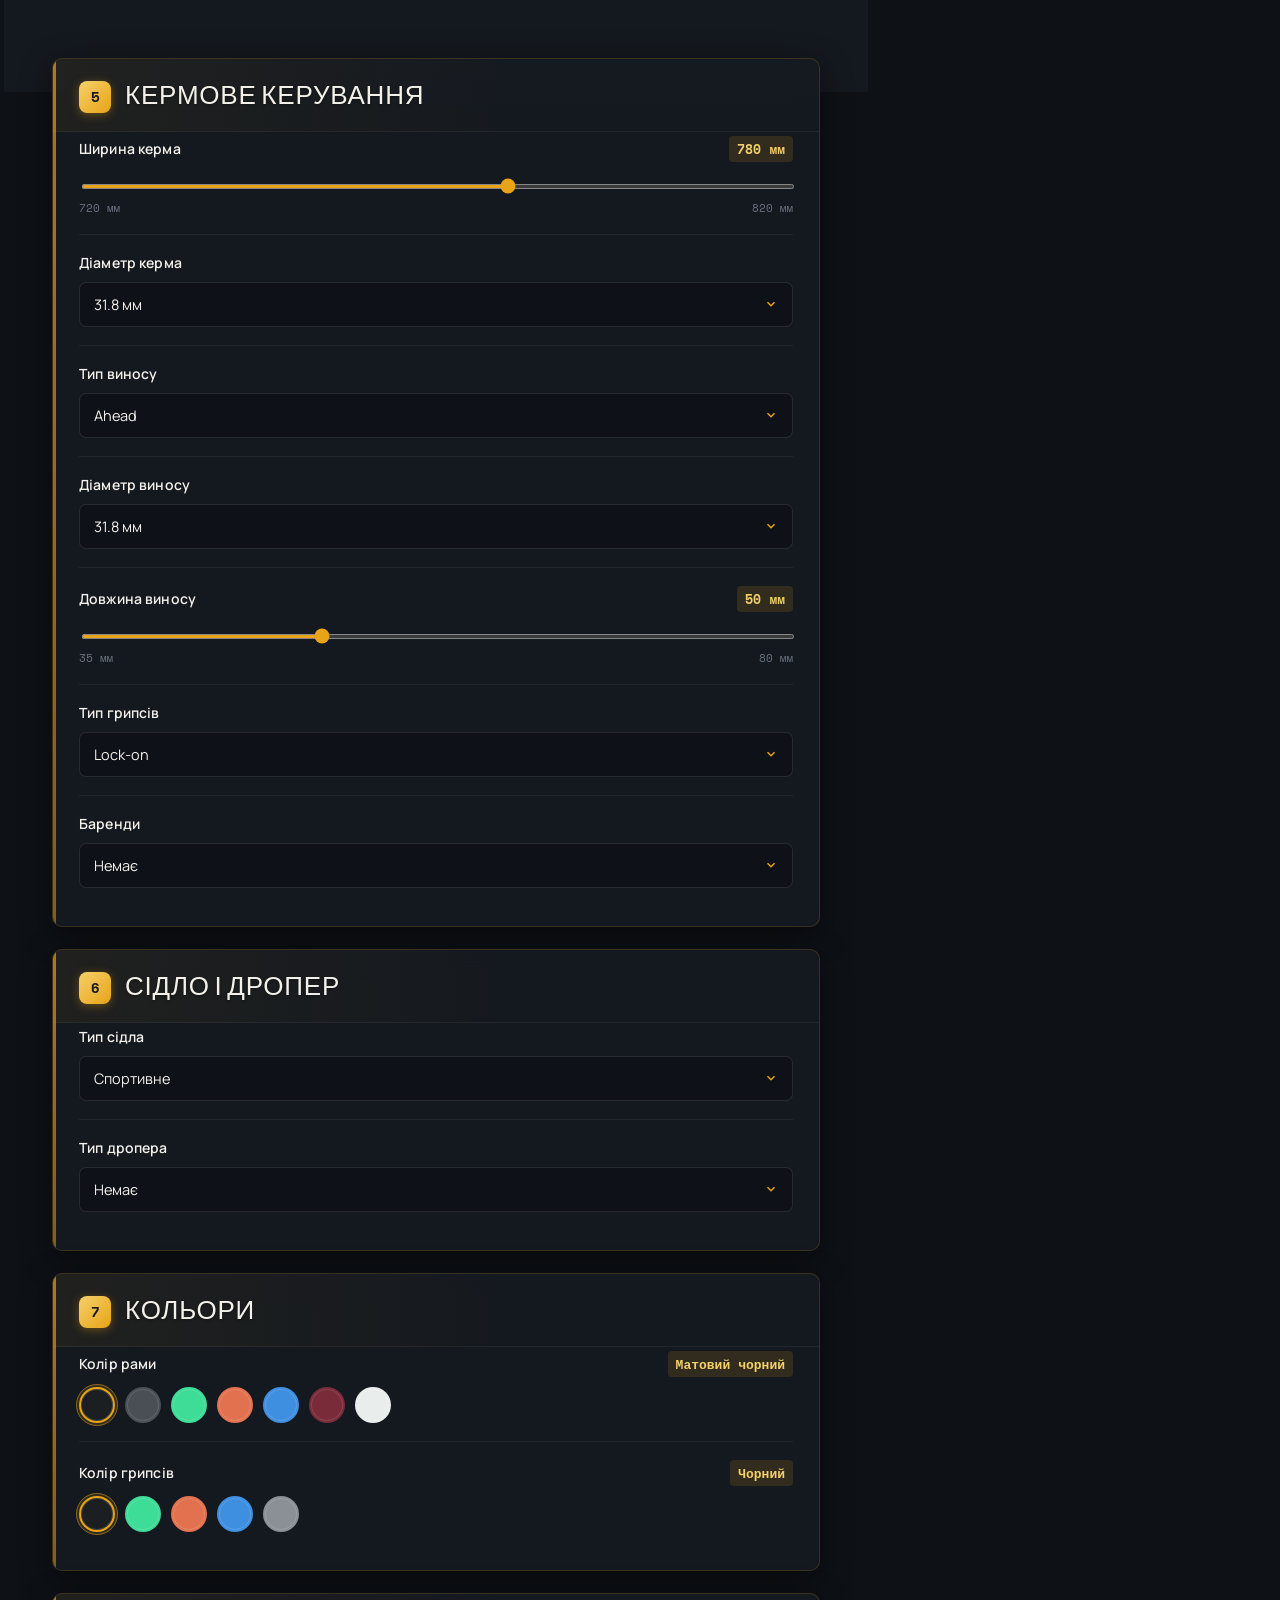
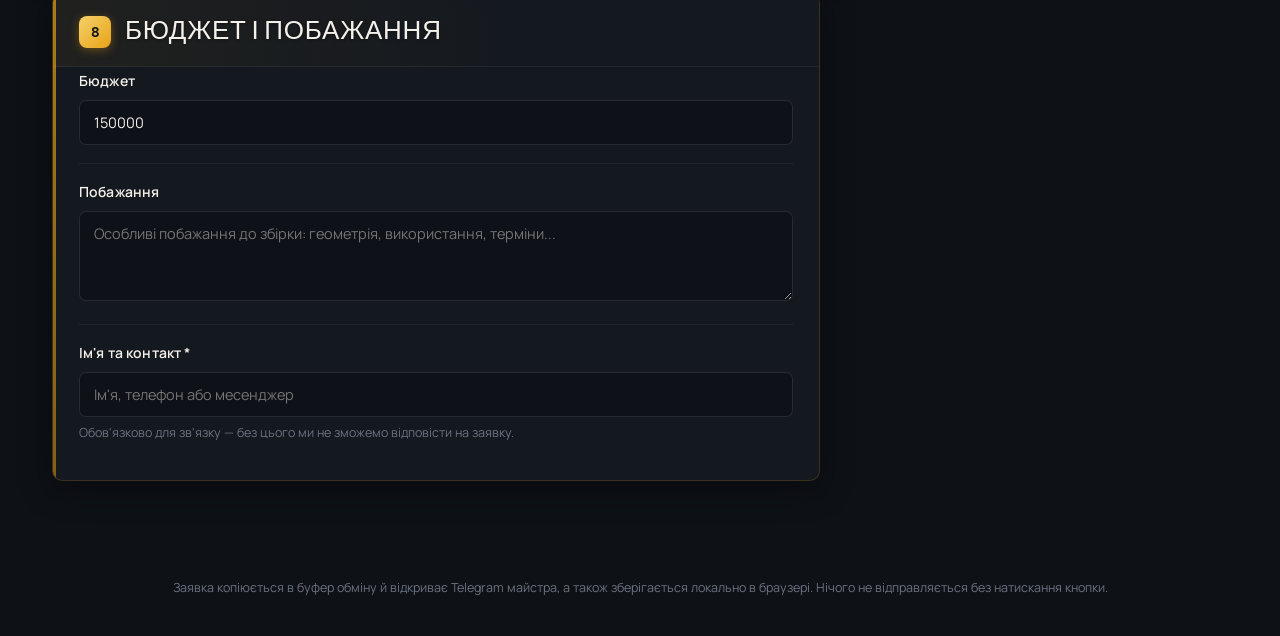
<file: constructor.html>
<!DOCTYPE html>
<html lang="uk">
<head>
<meta charset="UTF-8">
<meta name="viewport" content="width=device-width, initial-scale=1.0">
<meta name="theme-color" content="#0e1116">
<meta name="color-scheme" content="dark">
<title>Конструктор велосипеда на замовлення — Dimario Bike Master</title>
<meta name="description" content="Онлайн-конструктор велосипеда під замовлення: оберіть раму, колеса, трансмісію, гальма й колір, миттєво побачте кошторис і надішліть заявку майстру Dimario Bike Master.">
<meta name="keywords" content="конструктор велосипеда, збірка велосипеда під замовлення, кастомний велосипед, підбір компонентів велосипеда, Dimario Bike Master">
<meta name="robots" content="index, follow">
<meta name="author" content="Dimario Bike Master">
<link rel="canonical" href="https://dimario.online/constructor.html">
<link rel="icon" href="favicon.ico" sizes="any">
<link rel="icon" type="image/png" sizes="192x192" href="favicon-192.png">
<link rel="apple-touch-icon" href="apple-touch-icon.png">
<link rel="manifest" href="manifest.webmanifest">
<meta property="og:title" content="Конструктор велосипеда на замовлення — Dimario Bike Master">
<meta property="og:description" content="Зберіть велосипед вузол за вузлом і надішліть заявку майстру: рама, колеса, трансмісія, гальма, кермо, сідло, колір.">
<meta property="og:image" content="https://dimario.online/images/Me%20Kona.jpg">
<meta property="og:url" content="https://dimario.online/constructor.html">
<meta property="og:type" content="website">
<meta property="og:locale" content="uk_UA">
<meta property="og:site_name" content="Dimario Bike Master">
<meta name="twitter:card" content="summary_large_image">
<meta name="twitter:title" content="Конструктор велосипеда на замовлення — Dimario Bike Master">
<meta name="twitter:description" content="Зберіть велосипед вузол за вузлом і надішліть заявку майстру.">
<meta name="twitter:image" content="https://dimario.online/images/Me%20Kona.jpg">
<link rel="preconnect" href="https://fonts.googleapis.com">
<link rel="preconnect" href="https://fonts.gstatic.com" crossorigin>
<link rel="stylesheet" href="chatbot.css">
<style>
  @import url('https://fonts.googleapis.com/css2?family=Bebas+Neue&family=Manrope:wght@400;500;600;700;800&family=Space+Mono&display=swap');

  :root{
    --bg: #0e1116;
    --bg-raised: rgba(27, 32, 39, 0.92);
    --bg-card: rgba(22, 27, 34, 0.88);
    --line: rgba(232, 163, 23, 0.18);
    --line-soft: rgba(255, 255, 255, 0.06);
    --text: #f4f1ea;
    --text-dim: #a8b0bd;
    --text-faint: #6b7380;
    --accent: #e8a317;
    --accent-dim: #b87d0f;
    --accent-ink: #f5d06a;
    --accent-wash: rgba(232, 163, 23, 0.14);
    --accent-glow: rgba(232, 163, 23, 0.35);
    --warn: #e8b84b;
    --danger: #e2604f;
    --success: #3ddc97;
    --f-display: 'Bebas Neue', 'Arial Narrow', sans-serif;
    --f-body: 'Manrope', -apple-system, BlinkMacSystemFont, sans-serif;
    --mono: 'Space Mono', 'Courier New', monospace;
    --radius: 10px;
    --shadow: 0 8px 32px rgba(0, 0, 0, 0.45);
  }

  *{ box-sizing: border-box; }

  html{
    scroll-behavior: smooth;
  }

  html, body{
    margin: 0;
    padding: 0;
    min-height: 100%;
    color: var(--text);
    font-family: var(--f-body);
    -webkit-font-smoothing: antialiased;
    -moz-osx-font-smoothing: grayscale;
  }

  /* ===== FIXED BACKGROUND (не прокручується) ===== */
  body{
    background-color: var(--bg);
    /* фон тільки через fixed-шар, щоб контент скролився поверх */
  }

  body::before{
    content: "";
    position: fixed;
    inset: 0;
    z-index: -2;
    background-image: image-set(
      url("images/backgrounds/peter-robbins-4LIqxcyPqvc-unsplash.webp") type("image/webp"),
      url("images/backgrounds/peter-robbins-4LIqxcyPqvc-unsplash.jpg") type("image/jpeg")
    );
    background-size: cover;
    background-position: center 30%;
    background-repeat: no-repeat;
    background-attachment: fixed; /* додаткова страховка */
  }

  /* темний оверлей для читабельності поверх яскравого фото */
  body::after{
    content: "";
    position: fixed;
    inset: 0;
    z-index: -1;
    background:
      linear-gradient(180deg, rgba(10,12,16,0.72) 0%, rgba(10,12,16,0.55) 40%, rgba(10,12,16,0.78) 100%),
      radial-gradient(ellipse 80% 50% at 50% 0%, rgba(232,163,23,0.08), transparent 60%);
    pointer-events: none;
  }

  a{ color: var(--accent); text-decoration: none; transition: color .2s ease; }
  a:hover{ color: var(--accent-ink); }

  /* ---------- Top bar ---------- */
  .topbar{
    max-width: 1240px;
    margin: 0 auto;
    padding: 20px 32px 0;
    display: flex;
    justify-content: space-between;
    align-items: center;
    position: relative;
    z-index: 5;
  }
  .topbar-logo{
    font-family: var(--f-display);
    text-transform: uppercase;
    font-size: 22px;
    letter-spacing: 0.04em;
    color: var(--text);
    text-decoration: none;
    transition: color .2s ease;
  }
  .topbar-logo:hover{ color: var(--accent); }
  .topbar-back{
    font-family: var(--mono);
    font-size: 13px;
    color: var(--text-dim);
    text-decoration: none;
    padding: 8px 14px;
    border: 1px solid var(--line);
    border-radius: 6px;
    transition: all .2s ease;
  }
  .topbar-back:hover{
    color: var(--accent-ink);
    border-color: var(--accent);
    background: var(--accent-wash);
  }

  /* ---------- Header ---------- */
  header.hero{
    max-width: 1240px;
    margin: 0 auto;
    padding: 40px 32px 36px;
    border-bottom: 1px solid var(--line);
    position: relative;
    z-index: 2;
  }

  .hero-kicker{
    font-size: 12px;
    font-family: var(--mono);
    letter-spacing: 0.22em;
    text-transform: uppercase;
    color: var(--accent-ink);
    margin: 0 0 14px;
    display: inline-flex;
    align-items: center;
    gap: 10px;
  }
  .hero-kicker::before{
    content: "";
    width: 28px;
    height: 2px;
    background: var(--accent);
    border-radius: 1px;
  }

  .hero h1{
    font-family: var(--f-display);
    font-weight: 400;
    text-transform: uppercase;
    font-size: clamp(38px, 5.5vw, 58px);
    line-height: 1.02;
    letter-spacing: -0.01em;
    margin: 0 0 16px;
    max-width: 740px;
    text-shadow: 0 2px 20px rgba(0,0,0,0.4);
  }

  .hero h1 span{
    color: var(--accent);
    text-shadow: 0 0 40px var(--accent-glow);
  }

  .hero p{
    color: var(--text-dim);
    font-size: 16.5px;
    line-height: 1.65;
    max-width: 560px;
    margin: 0;
  }

  /* ---------- Layout ---------- */
  .layout{
    max-width: 1240px;
    margin: 0 auto;
    padding: 28px 32px 48px;
    display: grid;
    grid-template-columns: minmax(0, 1fr) 380px;
    gap: 28px;
    align-items: start;
    position: relative;
    z-index: 2;
  }

  .form-col{ min-width: 0; }

  /* ---------- Node cards (сучасний glass-стиль) ---------- */
  .node{
    position: relative;
    background: var(--bg-card);
    backdrop-filter: blur(16px);
    -webkit-backdrop-filter: blur(16px);
    border: 1px solid var(--line);
    border-radius: var(--radius);
    padding: 0 0 8px;
    margin-bottom: 22px;
    box-shadow: var(--shadow);
    transition: border-color .25s ease, box-shadow .25s ease;
    overflow: hidden;
  }
  .node:hover{
    border-color: rgba(232, 163, 23, 0.32);
    box-shadow: 0 12px 40px rgba(0,0,0,0.5), 0 0 0 1px rgba(232,163,23,0.08);
  }
  .node:focus-within{
    border-color: var(--accent);
    box-shadow: 0 12px 40px rgba(0,0,0,0.5), 0 0 0 1px var(--accent-glow);
  }

  /* золота смужка зліва */
  .node::before{
    content: "";
    position: absolute;
    top: 0; left: 0; bottom: 0;
    width: 3px;
    background: linear-gradient(180deg, var(--accent), var(--accent-dim));
    opacity: 0.7;
    transition: opacity .2s ease;
  }
  .node:focus-within::before,
  .node:hover::before{ opacity: 1; }

  .node-head{
    display: flex;
    align-items: center;
    gap: 14px;
    padding: 22px 26px 18px;
    margin-bottom: 4px;
    border-bottom: 1px solid var(--line-soft);
    background: linear-gradient(90deg, rgba(232,163,23,0.06) 0%, transparent 60%);
  }

  .node-num{
    font-family: var(--mono);
    font-weight: 700;
    font-size: 14px;
    color: #14171c;
    background: linear-gradient(135deg, var(--accent-ink), var(--accent));
    width: 32px;
    height: 32px;
    border-radius: 8px;
    display: flex;
    align-items: center;
    justify-content: center;
    flex-shrink: 0;
    box-shadow: 0 2px 10px var(--accent-glow);
  }

  .node-head h2{
    font-family: var(--f-display);
    font-weight: 400;
    text-transform: uppercase;
    font-size: 26px;
    letter-spacing: 0.03em;
    margin: 0;
    color: var(--text);
    line-height: 1.1;
    text-shadow: 0 1px 3px rgba(0,0,0,0.35);
  }

  .field{
    margin: 0 26px 18px;
    padding-bottom: 18px;
    border-bottom: 1px solid var(--line-soft);
  }
  .field:last-child{
    border-bottom: none;
    margin-bottom: 12px;
  }

  .field-row{
    display: flex;
    justify-content: space-between;
    align-items: baseline;
    gap: 12px;
    margin-bottom: 10px;
  }
  .field label.title{
    font-size: 14px;
    font-weight: 600;
    color: var(--text);
    letter-spacing: 0.01em;
  }
  .field .value-tag{
    font-family: var(--mono);
    font-size: 13px;
    color: var(--accent-ink);
    font-weight: 700;
    white-space: nowrap;
    background: var(--accent-wash);
    padding: 3px 8px;
    border-radius: 4px;
  }
  .field .hint{
    font-size: 12.5px;
    color: var(--text-faint);
    margin-top: 7px;
    line-height: 1.45;
  }

  select,
  input[type="text"],
  input[type="number"],
  textarea{
    width: 100%;
    background: rgba(14, 17, 22, 0.7);
    border: 1px solid rgba(255,255,255,0.1);
    color: var(--text);
    font-family: var(--f-body);
    font-size: 14.5px;
    padding: 12px 14px;
    border-radius: 7px;
    outline: none;
    transition: border-color .2s ease, background .2s ease, box-shadow .2s ease;
  }
  select:disabled,
  input:disabled{
    opacity: 0.4;
    cursor: not-allowed;
  }
  select:focus,
  input:focus,
  textarea:focus{
    border-color: var(--accent);
    background: rgba(14, 17, 22, 0.9);
    box-shadow: 0 0 0 3px var(--accent-wash);
  }
  select{
    -webkit-appearance: none;
    appearance: none;
    background-image: url("data:image/svg+xml;utf8,<svg xmlns='http://www.w3.org/2000/svg' width='14' height='14' viewBox='0 0 24 24' fill='none' stroke='%23e8a317' stroke-width='2.5'><path d='M6 9l6 6 6-6'/></svg>");
    background-repeat: no-repeat;
    background-position: right 14px center;
    padding-right: 38px;
    cursor: pointer;
  }
  textarea{
    min-height: 90px;
    resize: vertical;
  }

  input[type="range"]{
    width: 100%;
    accent-color: var(--accent);
    height: 5px;
    background: rgba(255,255,255,0.1);
    border-radius: 3px;
    cursor: pointer;
  }

  .range-bounds{
    display: flex;
    justify-content: space-between;
    font-family: var(--mono);
    font-size: 11px;
    color: var(--text-faint);
    margin-top: 6px;
  }

  /* chips */
  .chip-group{
    display: flex;
    gap: 8px;
    flex-wrap: wrap;
  }
  .chip{
    font-family: var(--f-body);
    font-size: 13.5px;
    font-weight: 600;
    color: var(--text-dim);
    background: rgba(14, 17, 22, 0.6);
    border: 1px solid rgba(255,255,255,0.1);
    padding: 10px 16px;
    border-radius: 6px;
    cursor: pointer;
    transition: all .18s ease;
  }
  .chip:hover{
    border-color: var(--accent-dim);
    color: var(--text);
    background: rgba(232,163,23,0.08);
  }
  .chip.active{
    background: var(--accent-wash);
    border-color: var(--accent);
    color: var(--accent-ink);
    box-shadow: 0 0 12px var(--accent-glow);
  }

  /* swatches */
  .swatch-group{
    display: flex;
    gap: 10px;
    flex-wrap: wrap;
  }
  .swatch{
    width: 36px;
    height: 36px;
    border-radius: 50%;
    border: 2px solid transparent;
    cursor: pointer;
    box-shadow: inset 0 0 0 1px rgba(255,255,255,0.12);
    position: relative;
    transition: transform .15s ease, border-color .15s ease;
  }
  .swatch:hover{ transform: scale(1.08); }
  .swatch.active{
    border-color: var(--accent);
    box-shadow: 0 0 0 3px var(--accent-wash), inset 0 0 0 1px rgba(255,255,255,0.15);
  }
  .swatch.active::after{
    content: '';
    position: absolute;
    inset: -5px;
    border: 1px solid var(--accent);
    border-radius: 50%;
    opacity: 0.5;
  }

  /* compatibility hint */
  .compat{
    margin-top: 10px;
    padding: 10px 12px;
    border-radius: 6px;
    font-size: 12.5px;
    line-height: 1.45;
    border: 1px solid transparent;
  }
  .compat.ok{
    background: rgba(61, 220, 151, 0.1);
    border-color: rgba(61, 220, 151, 0.28);
    color: var(--success);
  }
  .compat.warn{
    background: rgba(232, 184, 75, 0.1);
    border-color: rgba(232, 184, 75, 0.3);
    color: var(--warn);
  }

  .field-hidden{ display: none !important; }

  /* ---------- Frame size calculator ---------- */
  .frame-calc{
    background: linear-gradient(135deg, rgba(232,163,23,0.07) 0%, rgba(14,17,22,0.4) 100%);
    border: 1px solid rgba(232,163,23,0.22);
    border-radius: 8px;
    padding: 16px 18px 14px !important;
    margin-left: 26px !important;
    margin-right: 26px !important;
  }
  .frame-calc .field-row{
    margin-bottom: 12px;
  }
  .calc-toggle{
    font-family: var(--mono);
    font-size: 11px;
    color: var(--text-dim);
    background: transparent;
    border: 1px solid var(--line);
    border-radius: 4px;
    padding: 4px 10px;
    cursor: pointer;
    transition: all .15s ease;
  }
  .calc-toggle:hover{
    color: var(--accent-ink);
    border-color: var(--accent);
  }
  .calc-body{
    transition: opacity .2s ease;
  }
  .calc-body.collapsed{
    display: none;
  }
  .calc-grid{
    display: grid;
    grid-template-columns: 1fr 1fr;
    gap: 12px;
    margin-bottom: 8px;
  }
  .calc-input-group label{
    display: block;
    font-size: 12.5px;
    font-weight: 600;
    color: var(--text-dim);
    margin-bottom: 6px;
  }
  .calc-input-group label .opt{
    font-weight: 400;
    color: var(--text-faint);
    font-size: 11px;
  }
  .calc-input-group input{
    width: 100%;
    background: rgba(14, 17, 22, 0.75);
    border: 1px solid rgba(255,255,255,0.12);
    color: var(--text);
    font-family: var(--mono);
    font-size: 15px;
    padding: 10px 12px;
    border-radius: 6px;
    outline: none;
    transition: border-color .2s ease, box-shadow .2s ease;
  }
  .calc-input-group input:focus{
    border-color: var(--accent);
    box-shadow: 0 0 0 3px var(--accent-wash);
  }
  .calc-hint{
    margin: 0 0 12px !important;
  }
  .calc-result{
    display: flex;
    flex-wrap: wrap;
    align-items: center;
    gap: 12px 16px;
    padding: 12px 14px;
    background: rgba(14, 17, 22, 0.65);
    border: 1px solid rgba(232,163,23,0.25);
    border-radius: 7px;
  }
  .calc-result-main{
    display: flex;
    flex-direction: column;
    gap: 2px;
  }
  .calc-label{
    font-size: 11px;
    color: var(--text-faint);
    letter-spacing: 0.04em;
    text-transform: uppercase;
  }
  .calc-size{
    font-family: var(--f-display);
    font-size: 32px;
    color: var(--accent-ink);
    line-height: 1;
    text-shadow: 0 0 20px var(--accent-glow);
  }
  .calc-result-meta{
    flex: 1;
    min-width: 140px;
    font-size: 13px;
    color: var(--text-dim);
    line-height: 1.4;
  }
  .calc-apply{
    font-family: var(--mono);
    font-size: 12.5px;
    font-weight: 700;
    color: #14171c;
    background: linear-gradient(135deg, var(--accent-ink), var(--accent));
    border: none;
    border-radius: 6px;
    padding: 9px 14px;
    cursor: pointer;
    transition: transform .15s ease, filter .15s ease;
    white-space: nowrap;
  }
  .calc-apply:hover{
    filter: brightness(1.08);
    transform: translateY(-1px);
  }
  .calc-apply:active{ transform: translateY(0); }
  .calc-apply.applied{
    background: rgba(61, 220, 151, 0.2);
    color: var(--success);
    border: 1px solid rgba(61, 220, 151, 0.35);
  }

  @media (max-width: 560px){
    .calc-grid{ grid-template-columns: 1fr; }
    .frame-calc{ margin-left: 18px !important; margin-right: 18px !important; }
  }

  /* ---------- Summary (sticky glass panel) ---------- */
  .summary-col{ position: relative; }
  .summary{
    position: sticky;
    top: 20px;
    background: var(--bg-card);
    backdrop-filter: blur(20px);
    -webkit-backdrop-filter: blur(20px);
    border: 1px solid var(--line);
    border-radius: 12px;
    overflow: hidden;
    box-shadow: var(--shadow), 0 0 0 1px rgba(232,163,23,0.06);
  }
  .summary-head{
    padding: 22px 22px 16px;
    border-bottom: 1px solid var(--line);
    background: linear-gradient(135deg, rgba(232,163,23,0.1) 0%, transparent 70%);
  }
  .summary-head .label{
    font-size: 12px;
    color: var(--text-dim);
    margin: 0 0 6px;
    letter-spacing: 0.04em;
    text-transform: uppercase;
  }
  .summary-price{
    font-family: var(--mono);
    font-size: 34px;
    font-weight: 800;
    letter-spacing: -0.02em;
    color: var(--accent-ink);
    text-shadow: 0 0 24px var(--accent-glow);
  }
  .summary-price small{
    font-size: 16px;
    font-weight: 700;
    color: var(--text-dim);
    margin-left: 4px;
  }

  .budget-status{
    margin-top: 14px;
    display: flex;
    align-items: center;
    gap: 8px;
    font-size: 13px;
    font-weight: 700;
    padding: 9px 12px;
    border-radius: 6px;
  }
  .budget-status .dot{
    width: 8px;
    height: 8px;
    border-radius: 50%;
    flex-shrink: 0;
  }
  .budget-status.ok{
    background: rgba(61, 220, 151, 0.12);
    color: var(--success);
  }
  .budget-status.ok .dot{ background: var(--success); }
  .budget-status.tight{
    background: rgba(232, 184, 75, 0.12);
    color: var(--warn);
  }
  .budget-status.tight .dot{ background: var(--warn); }
  .budget-status.over{
    background: rgba(226, 96, 79, 0.12);
    color: var(--danger);
  }
  .budget-status.over .dot{ background: var(--danger); }

  .summary-body{
    max-height: calc(100vh - 360px);
    min-height: 160px;
    overflow-y: auto;
    padding: 8px 22px 4px;
    scrollbar-width: thin;
    scrollbar-color: var(--accent-dim) transparent;
  }
  .summary-body::-webkit-scrollbar{ width: 5px; }
  .summary-body::-webkit-scrollbar-track{ background: transparent; }
  .summary-body::-webkit-scrollbar-thumb{
    background: var(--accent-dim);
    border-radius: 3px;
  }

  .summary-group{
    padding: 14px 0;
    border-bottom: 1px solid var(--line-soft);
  }
  .summary-group:last-child{ border-bottom: none; }
  .summary-group h3{
    font-size: 11px;
    font-weight: 700;
    color: var(--accent);
    margin: 0 0 10px;
    letter-spacing: 0.08em;
    text-transform: uppercase;
  }
  .summary-row{
    display: flex;
    justify-content: space-between;
    gap: 10px;
    font-size: 13px;
    padding: 3px 0;
    color: var(--text-dim);
  }
  .summary-row span:last-child{
    color: var(--text);
    font-weight: 600;
    text-align: right;
  }

  .summary-foot{
    padding: 18px 22px 22px;
    border-top: 1px solid var(--line);
  }
  .btn-submit{
    width: 100%;
    background: linear-gradient(135deg, var(--accent-ink), var(--accent));
    color: #14171c;
    font-family: var(--mono);
    font-weight: 700;
    font-size: 15px;
    letter-spacing: 0.03em;
    padding: 15px;
    border: none;
    border-radius: 8px;
    cursor: pointer;
    transition: transform .2s ease, box-shadow .2s ease, filter .2s ease;
    box-shadow: 0 4px 20px var(--accent-glow);
  }
  .btn-submit:hover{
    filter: brightness(1.08);
    transform: translateY(-2px);
    box-shadow: 0 8px 28px var(--accent-glow);
  }
  .btn-submit:active{ transform: translateY(0); }

  .submit-note{
    margin-top: 10px;
    font-size: 12px;
    color: var(--text-faint);
    text-align: center;
    min-height: 16px;
    line-height: 1.4;
  }
  .submit-note.shown{ color: var(--success); }
  .submit-note.error{ color: var(--danger); }

  .btn-secondary{
    width: 100%;
    background: transparent;
    color: var(--text-dim);
    font-family: var(--mono);
    font-weight: 700;
    font-size: 13px;
    letter-spacing: 0.02em;
    padding: 12px;
    border: 1px solid var(--line);
    border-radius: 8px;
    cursor: pointer;
    margin-top: 10px;
    text-decoration: none;
    display: block;
    text-align: center;
    transition: all .2s ease;
  }
  .btn-secondary:hover{
    border-color: var(--accent);
    color: var(--accent-ink);
    background: var(--accent-wash);
  }

  .field-invalid{
    border-color: var(--danger) !important;
    box-shadow: 0 0 0 3px rgba(226, 96, 79, 0.15) !important;
  }

  footer{
    text-align: center;
    padding: 28px 20px 40px;
    color: var(--text-faint);
    font-size: 12.5px;
    position: relative;
    z-index: 2;
  }

  /* ---------- Responsive ---------- */
  @media (max-width: 900px){
    .layout{
      grid-template-columns: 1fr;
      padding: 20px 16px 40px;
    }
    .summary{ position: static; }
    .summary-body{ max-height: 320px; }
    .hero{ padding: 28px 16px 24px; }
    .topbar{ padding: 16px 16px 0; }
    .node-head{ padding: 18px 18px 14px; }
    .field{ margin-left: 18px; margin-right: 18px; }
    .node-head h2{ font-size: 22px; }
  }
</style>
</head>
<body>

<div class="topbar">
  <a href="index.html" class="topbar-logo">DIMARIO BIKE</a>
  <a href="index.html#contact" class="topbar-back">← На головну</a>
</div>

<header class="hero">
  <p class="hero-kicker">Майстерня власної збірки</p>
  <h1>Зберіть <span>велосипед</span>, який під вас, а не під вітрину</h1>
  <p>Пройдіться по вузлах зліва направо: рама, колеса, трансмісія, гальма, кермо, сідло, колір. Справа в реальному часі формується кошторис — звіряйте його з бюджетом у процесі.</p>
</header>

<div class="layout">
  <div class="form-col">

    <!-- 1. РАМА І ПІДВІСКА -->
    <section class="node" id="node-frame">
      <div class="node-head"><span class="node-num">1</span><h2>Рама і підвіска</h2></div>

      <div class="field">
        <div class="field-row"><label class="title">Тип рами</label></div>
        <div class="chip-group" data-chip-group="frameType">
          <button type="button" class="chip active" data-value="hardtail">Хардтейл</button>
          <button type="button" class="chip" data-value="fullsusp">Двопідвіс</button>
          <button type="button" class="chip" data-value="ladies">Дамська</button>
        </div>
      </div>

      <!-- Калькулятор розміру рами -->
      <div class="field frame-calc" id="frameCalcBlock">
        <div class="field-row">
          <label class="title">Калькулятор розміру рами</label>
          <button type="button" class="calc-toggle" id="calcToggle" aria-expanded="true">згорнути</button>
        </div>
        <div class="calc-body" id="calcBody">
          <div class="calc-grid">
            <div class="calc-input-group">
              <label for="riderHeight">Зріст (см)</label>
              <input type="number" id="riderHeight" min="140" max="220" step="1" value="175" placeholder="175">
            </div>
            <div class="calc-input-group">
              <label for="riderInseam">Довжина ніг / inseam (см) <span class="opt">необовʼязково</span></label>
              <input type="number" id="riderInseam" min="60" max="110" step="1" placeholder="напр. 82">
            </div>
          </div>
          <p class="hint calc-hint">Виміряйте inseam від паху до підлоги босоніж. Без inseam рекомендація базується лише на зрості.</p>
          <div class="calc-result" id="calcResult">
            <div class="calc-result-main">
              <span class="calc-label">Рекомендований розмір</span>
              <span class="calc-size" id="calcSize">M</span>
            </div>
            <div class="calc-result-meta" id="calcMeta">Зріст 175 см → M (17–19″)</div>
            <button type="button" class="calc-apply" id="calcApply">Застосувати розмір</button>
          </div>
        </div>
      </div>

      <div class="field">
        <div class="field-row"><label class="title" for="frameSize">Розмір рами</label></div>
        <select id="frameSize">
          <option value="XS">XS — приблизно 13–15″</option>
          <option value="S">S — приблизно 15–17″</option>
          <option value="M" selected>M — приблизно 17–19″</option>
          <option value="L">L — приблизно 19–21″</option>
          <option value="XL">XL — приблизно 21–23″</option>
          <option value="XXL">XXL — приблизно 23–25″</option>
        </select>
      </div>

      <div class="field">
        <div class="field-row"><label class="title" for="rearAxle">Вісь рами (задня)</label></div>
        <select id="rearAxle">
          <option value="9qr">9 мм QR</option>
          <option value="12mm" selected>12 мм thru-axle</option>
          <option value="15mm">15 мм thru-axle</option>
        </select>
      </div>

      <div class="field">
        <div class="field-row"><label class="title" for="forkType">Тип вилки</label></div>
        <select id="forkType">
          <option value="rigid">Ригідна</option>
          <option value="air-oil" selected>Повітря-олія</option>
          <option value="spring-oil">Пружина-олія</option>
          <option value="spring-elast">Пружина-еластомер</option>
          <option value="dual-crown">Двокоронка (DH/FR)</option>
        </select>
      </div>

      <div class="field">
        <div class="field-row"><label class="title" for="forkAxle">Діаметр втулки під дропаути вилки</label></div>
        <select id="forkAxle">
          <option value="9">9 мм QR</option>
          <option value="12" selected>12 мм thru-axle</option>
          <option value="15">15 мм thru-axle</option>
          <option value="20">20 мм thru-axle</option>
        </select>
      </div>

      <div class="field">
        <div class="field-row"><label class="title" for="steererType">Тип штока вилки</label></div>
        <select id="steererType">
          <option value="taper" selected>Конус</option>
          <option value="straight">Прямий</option>
        </select>
      </div>

      <div class="field" id="forkTravelField">
        <div class="field-row"><label class="title" for="forkTravel">Хід вилки</label><span class="value-tag" id="forkTravelValue">120 мм</span></div>
        <input type="range" id="forkTravel" min="80" max="200" step="10" value="120">
        <div class="range-bounds"><span id="forkTravelMin">80 мм</span><span id="forkTravelMax">200 мм</span></div>
        <p class="hint" id="forkTravelHint"></p>
      </div>

      <div class="field" id="shockTypeField">
        <div class="field-row"><label class="title" for="shockType">Тип амортизатора</label></div>
        <select id="shockType">
          <option value="none">Немає</option>
          <option value="air" selected>Повітряний</option>
          <option value="spring">Пружинний</option>
          <option value="air-oil">Повітря-олія</option>
          <option value="spring-oil">Пружина-олія</option>
        </select>
        <p class="hint">Доступно лише для рами-двопідвісу.</p>
      </div>

      <div class="field" id="shockTravelField">
        <div class="field-row"><label class="title" for="shockTravel">Хід амортизатора</label><span class="value-tag" id="shockTravelValue">130 мм</span></div>
        <input type="range" id="shockTravel" min="100" max="200" step="5" value="130">
        <div class="range-bounds"><span>100 мм</span><span>200 мм</span></div>
      </div>

      <div class="field">
        <div class="field-row"><label class="title" for="seatpostDiameter">Діаметр підсідельної труби</label></div>
        <select id="seatpostDiameter">
          <option value="27.2">27.2 мм</option>
          <option value="30.9">30.9 мм</option>
          <option value="31.6" selected>31.6 мм</option>
          <option value="34.9">34.9 мм</option>
        </select>
      </div>

      <div class="field">
        <div class="field-row"><label class="title" for="clampType">Тип підсідельного хомута</label></div>
        <select id="clampType">
          <option value="qr">Ексцентрик (QR)</option>
          <option value="hex" selected>Під шестигранник</option>
          <option value="integrated">Інтегрований</option>
        </select>
      </div>

      <div class="field">
        <div class="field-row"><label class="title" for="clampDiameter">Діаметр хомута</label></div>
        <select id="clampDiameter">
          <option value="31.8" selected>31.8 мм</option>
          <option value="34.9">34.9 мм</option>
          <option value="36.4">36.4 мм</option>
          <option value="39">39 мм</option>
        </select>
      </div>
    </section>

    <!-- 2. КОЛЕСА -->
    <section class="node" id="node-wheels">
      <div class="node-head"><span class="node-num">2</span><h2>Колеса, обода, втулки, покришки</h2></div>

      <div class="field">
        <div class="field-row"><label class="title">Діаметр обода / коліс</label></div>
        <div class="chip-group" data-chip-group="wheelDiameter">
          <button type="button" class="chip" data-value="26">26″</button>
          <button type="button" class="chip" data-value="27.5">27.5″</button>
          <button type="button" class="chip active" data-value="29">29″</button>
        </div>
        <p class="hint">Синхронізовано з діаметром покришок нижче.</p>
      </div>

      <div class="field">
        <div class="field-row"><label class="title" for="rimType">Тип обода</label></div>
        <select id="rimType">
          <option value="pinned">Пістонований</option>
          <option value="welded">Зварний</option>
          <option value="tubeless" selected>Tubeless-ready</option>
          <option value="double">Подвійний обід</option>
        </select>
      </div>

      <div class="field">
        <div class="field-row"><label class="title" for="hubBearing">Тип втулки (підшипники)</label></div>
        <select id="hubBearing">
          <option value="loose">На розсипних</option>
          <option value="sealed" selected>Промислові (пром)</option>
        </select>
      </div>

      <div class="field">
        <div class="field-row"><label class="title" for="frontHoles">Втулка передня — отворів</label></div>
        <select id="frontHoles">
          <option value="28">28</option>
          <option value="32" selected>32</option>
          <option value="36">36</option>
        </select>
      </div>

      <div class="field">
        <div class="field-row"><label class="title" for="rearHoles">Втулка задня — отворів</label></div>
        <select id="rearHoles">
          <option value="28">28</option>
          <option value="32" selected>32</option>
          <option value="36">36</option>
        </select>
      </div>

      <div class="field">
        <div class="field-row"><label class="title" for="rotorMountHub">Кріплення ротора на втулці</label></div>
        <select id="rotorMountHub">
          <option value="6bolt" selected>6-bolt</option>
          <option value="centerlock">Centerlock</option>
        </select>
      </div>

      <div class="field">
        <div class="field-row"><label class="title">Діаметр покришок</label></div>
        <div class="chip-group" data-chip-group="tireDiameter">
          <button type="button" class="chip" data-value="26">26″</button>
          <button type="button" class="chip" data-value="27.5">27.5″</button>
          <button type="button" class="chip active" data-value="29">29″</button>
        </div>
      </div>

      <div class="field">
        <div class="field-row"><label class="title" for="tireWidth">Ширина покришок</label></div>
        <select id="tireWidth">
          <option value="1.95">1.95″</option>
          <option value="2.1">2.1″</option>
          <option value="2.25" selected>2.25″</option>
          <option value="2.35">2.35″</option>
          <option value="2.4">2.4″</option>
          <option value="2.6">2.6″</option>
          <option value="2.8">2.8″</option>
        </select>
      </div>

      <div class="field">
        <div class="field-row"><label class="title" for="tireTread">Тип покришок (протектор)</label></div>
        <select id="tireTread">
          <option value="slick">Сліки</option>
          <option value="semislick">Напівсліки</option>
          <option value="trailxc" selected>Трейл-XC</option>
          <option value="aggressive">Агресивний</option>
          <option value="mud">Грязьовий</option>
          <option value="dh">DH</option>
        </select>
      </div>
    </section>

    <!-- 3. ТРАНСМІСІЯ -->
    <section class="node" id="node-drivetrain">
      <div class="node-head"><span class="node-num">3</span><h2>Трансмісія</h2></div>

      <div class="field">
        <div class="field-row"><label class="title">Тип шатунів</label></div>
        <div class="chip-group" data-chip-group="crankType">
          <button type="button" class="chip active" data-value="1x">1×</button>
          <button type="button" class="chip" data-value="2x">2×</button>
          <button type="button" class="chip" data-value="3x">3×</button>
        </div>
      </div>

      <div class="field">
        <div class="field-row"><label class="title" for="bbType">Тип каретки</label></div>
        <select id="bbType">
          <option value="BSA" selected>BSA</option>
          <option value="PressFit">PressFit</option>
          <option value="BB30">BB30</option>
          <option value="PF30">PF30</option>
          <option value="T47">T47</option>
        </select>
        <div class="compat ok" id="bbCompat"></div>
      </div>

      <div class="field">
        <div class="field-row"><label class="title" for="chainring">Кількість зубів зірки</label><span class="value-tag" id="chainringValue">32T</span></div>
        <input type="range" id="chainring" min="28" max="52" step="1" value="32">
        <div class="range-bounds"><span>28T</span><span>52T</span></div>
      </div>

      <div class="field">
        <div class="field-row"><label class="title" for="cassetteType">Касета / тріщотка</label></div>
        <select id="cassetteType">
          <option value="cassette" selected>Касета</option>
          <option value="freewheel">Тріщотка</option>
        </select>
      </div>

      <div class="field">
        <div class="field-row"><label class="title" for="cassetteSpeeds">Кількість швидкостей касети</label><span class="value-tag" id="cassetteSpeedsValue">12</span></div>
        <input type="range" id="cassetteSpeeds" min="7" max="12" step="1" value="12">
        <div class="range-bounds"><span>7</span><span>12</span></div>
      </div>

      <div class="field">
        <div class="field-row"><label class="title" for="rearDerailleur">Тип заднього перемикача</label></div>
        <select id="rearDerailleur">
          <optgroup label="Shimano">
            <option value="Shimano Deore">Deore</option>
            <option value="Shimano SLX" selected>SLX</option>
            <option value="Shimano XT">XT</option>
          </optgroup>
          <optgroup label="SRAM">
            <option value="SRAM NX">NX</option>
            <option value="SRAM GX">GX</option>
            <option value="SRAM X01">X01</option>
          </optgroup>
          <optgroup label="Інше">
            <option value="MicroSHIFT">MicroSHIFT</option>
          </optgroup>
        </select>
      </div>

      <div class="field">
        <div class="field-row"><label class="title" for="derailleurSpeeds">Швидкостей перемикача</label><span class="value-tag" id="derailleurSpeedsValue">12</span></div>
        <input type="range" id="derailleurSpeeds" min="7" max="12" step="1" value="12">
        <div class="range-bounds"><span>7</span><span>12</span></div>
      </div>

      <div class="field" id="frontDerailleurField">
        <div class="field-row"><label class="title" for="frontDerailleur">Передній перемикач</label></div>
        <select id="frontDerailleur" disabled>
          <option value="Немає" selected>Немає</option>
          <optgroup label="Shimano — шосе">
            <option value="Shimano Tiagra">Tiagra</option>
            <option value="Shimano 105">105</option>
            <option value="Shimano Ultegra">Ultegra</option>
            <option value="Shimano Dura-Ace">Dura-Ace</option>
          </optgroup>
          <optgroup label="SRAM — шосе">
            <option value="SRAM Rival">Rival</option>
            <option value="SRAM Force">Force</option>
          </optgroup>
          <optgroup label="Туризм">
            <option value="Shimano Deore (туризм)">Shimano Deore</option>
            <option value="Shimano Alivio">Shimano Alivio</option>
            <option value="MicroSHIFT (туризм)">MicroSHIFT</option>
          </optgroup>
        </select>
        <p class="hint" id="frontDerailleurHint">При однорядних шатунах (1×) передній перемикач не потрібен.</p>
      </div>

      <div class="field">
        <div class="field-row"><label class="title" for="pedals">Педалі</label></div>
        <select id="pedals">
          <option value="platform" selected>Платформні</option>
          <option value="spd">SPD</option>
          <option value="crankbrothers">Crankbrothers</option>
          <option value="combo">Комбо</option>
          <option value="none">Без педалей</option>
        </select>
      </div>
    </section>

    <!-- 4. ГАЛЬМА -->
    <section class="node" id="node-brakes">
      <div class="node-head"><span class="node-num">4</span><h2>Гальма і ротори</h2></div>

      <div class="field">
        <div class="field-row"><label class="title" for="brakeType">Тип гальм</label></div>
        <select id="brakeType">
          <option value="mech">Механічні дискові</option>
          <option value="hydraulic" selected>Гідравлічні дискові</option>
          <option value="rim">Обідні</option>
        </select>
      </div>

      <div class="field" id="pistonsField">
        <div class="field-row"><label class="title" for="pistons">Кількість поршнів</label></div>
        <select id="pistons">
          <option value="2" selected>2</option>
          <option value="4">4</option>
        </select>
      </div>

      <div class="field" id="rotorTypeField">
        <div class="field-row"><label class="title" for="rotorType">Тип роторів</label></div>
        <select id="rotorType">
          <option value="steel" selected>Сталеві</option>
          <option value="cooled">З охолодженням</option>
          <option value="spider">На павуку</option>
          <option value="centerlock">Centerlock</option>
          <option value="6bolt">6-bolt (без floating)</option>
        </select>
      </div>

      <div class="field" id="rotorDiameterField">
        <div class="field-row"><label class="title">Діаметр роторів</label></div>
        <div class="chip-group" data-chip-group="rotorDiameter">
          <button type="button" class="chip" data-value="160">160 мм</button>
          <button type="button" class="chip active" data-value="180">180 мм</button>
          <button type="button" class="chip" data-value="203">203 мм</button>
        </div>
      </div>
    </section>

    <!-- 5. КЕРМОВЕ КЕРУВАННЯ -->
    <section class="node" id="node-cockpit">
      <div class="node-head"><span class="node-num">5</span><h2>Кермове керування</h2></div>

      <div class="field">
        <div class="field-row"><label class="title" for="barWidth">Ширина керма</label><span class="value-tag" id="barWidthValue">780 мм</span></div>
        <input type="range" id="barWidth" min="720" max="820" step="10" value="780">
        <div class="range-bounds"><span>720 мм</span><span>820 мм</span></div>
      </div>

      <div class="field">
        <div class="field-row"><label class="title" for="barDiameter">Діаметр керма</label></div>
        <select id="barDiameter">
          <option value="25.4">25.4 мм</option>
          <option value="31.8" selected>31.8 мм</option>
          <option value="35">35 мм</option>
        </select>
      </div>

      <div class="field">
        <div class="field-row"><label class="title" for="stemType">Тип виносу</label></div>
        <select id="stemType">
          <option value="ahead" selected>Ahead</option>
          <option value="quill">Штирьовий</option>
          <option value="direct">Direct mount</option>
        </select>
      </div>

      <div class="field">
        <div class="field-row"><label class="title" for="stemDiameter">Діаметр виносу</label></div>
        <select id="stemDiameter">
          <option value="25.4">25.4 мм</option>
          <option value="31.8" selected>31.8 мм</option>
          <option value="35">35 мм</option>
        </select>
      </div>

      <div class="field">
        <div class="field-row"><label class="title" for="stemLength">Довжина виносу</label><span class="value-tag" id="stemLengthValue">50 мм</span></div>
        <input type="range" id="stemLength" min="35" max="80" step="5" value="50">
        <div class="range-bounds"><span>35 мм</span><span>80 мм</span></div>
      </div>

      <div class="field">
        <div class="field-row"><label class="title" for="gripType">Тип грипсів</label></div>
        <select id="gripType">
          <option value="regular">Звичайні</option>
          <option value="lockon" selected>Lock-on</option>
          <option value="lockon2">Lock-on, 2 кільця</option>
          <option value="foam">Поролонові</option>
        </select>
      </div>

      <div class="field">
        <div class="field-row"><label class="title" for="barEnds">Баренди</label></div>
        <select id="barEnds">
          <option value="none" selected>Немає</option>
          <option value="plastic">Пластикові</option>
          <option value="aluminum">Алюмінієві під шестигранник</option>
        </select>
      </div>
    </section>

    <!-- 6. СІДЛО І ДРОПЕР -->
    <section class="node" id="node-saddle">
      <div class="node-head"><span class="node-num">6</span><h2>Сідло і дропер</h2></div>

      <div class="field">
        <div class="field-row"><label class="title" for="saddleType">Тип сідла</label></div>
        <select id="saddleType">
          <option value="sport" selected>Спортивне</option>
          <option value="comfort">Комфортне</option>
          <option value="gel">З гелем</option>
          <option value="women">Жіноче</option>
          <option value="carbon">Карбонове</option>
        </select>
      </div>

      <div class="field">
        <div class="field-row"><label class="title" for="dropperType">Тип дропера</label></div>
        <select id="dropperType">
          <option value="none" selected>Немає</option>
          <option value="external">Зовнішній</option>
          <option value="internal">Внутрішній</option>
          <option value="wireless">Бездротовий</option>
        </select>
      </div>
    </section>

    <!-- 7. КОЛЬОРИ -->
    <section class="node" id="node-colors">
      <div class="node-head"><span class="node-num">7</span><h2>Кольори</h2></div>

      <div class="field">
        <div class="field-row"><label class="title">Колір рами</label><span class="value-tag" id="frameColorValue">Матовий чорний</span></div>
        <div class="swatch-group" data-swatch-group="frameColor">
          <span class="swatch active" data-value="Матовий чорний" style="background:#1c1f22" title="Матовий чорний"></span>
          <span class="swatch" data-value="Графітовий сірий" style="background:#4a4f55" title="Графітовий сірий"></span>
          <span class="swatch" data-value="Кислотно-зелений" style="background:#3ddc97" title="Кислотно-зелений"></span>
          <span class="swatch" data-value="Вогняно-оранжевий" style="background:#e2724f" title="Вогняно-оранжевий"></span>
          <span class="swatch" data-value="Небесно-синій" style="background:#3f8fe0" title="Небесно-синій"></span>
          <span class="swatch" data-value="Бордовий" style="background:#7a2b3a" title="Бордовий"></span>
          <span class="swatch" data-value="Білий" style="background:#e9edec" title="Білий"></span>
        </div>
      </div>

      <div class="field">
        <div class="field-row"><label class="title">Колір грипсів</label><span class="value-tag" id="gripColorValue">Чорний</span></div>
        <div class="swatch-group" data-swatch-group="gripColor">
          <span class="swatch active" data-value="Чорний" style="background:#1c1f22" title="Чорний"></span>
          <span class="swatch" data-value="Кислотно-зелений" style="background:#3ddc97" title="Кислотно-зелений"></span>
          <span class="swatch" data-value="Оранжевий" style="background:#e2724f" title="Оранжевий"></span>
          <span class="swatch" data-value="Синій" style="background:#3f8fe0" title="Синій"></span>
          <span class="swatch" data-value="Сірий" style="background:#8a9096" title="Сірий"></span>
        </div>
      </div>
    </section>

    <!-- 8. БЮДЖЕТ -->
    <section class="node" id="node-budget">
      <div class="node-head"><span class="node-num">8</span><h2>Бюджет і побажання</h2></div>

      <div class="field">
        <div class="field-row"><label class="title" for="budgetInput">Бюджет</label></div>
        <input type="number" id="budgetInput" min="0" step="1000" value="150000" placeholder="Наприклад, 150000">
      </div>

      <div class="field">
        <div class="field-row"><label class="title" for="wishes">Побажання</label></div>
        <textarea id="wishes" placeholder="Особливі побажання до збірки: геометрія, використання, терміни..."></textarea>
      </div>

      <div class="field">
        <div class="field-row"><label class="title" for="contact">Ім'я та контакт *</label></div>
        <input type="text" id="contact" placeholder="Ім'я, телефон або месенджер">
        <div class="hint">Обов'язково для зв'язку — без цього ми не зможемо відповісти на заявку.</div>
      </div>
    </section>

  </div>

  <div class="summary-col">
    <div class="summary">
      <div class="summary-head">
        <p class="label">Орієнтовна ціна збірки</p>
        <div class="summary-price"><span id="totalPrice">0</span><small>₴</small></div>
        <div class="budget-status ok" id="budgetStatus"><span class="dot"></span><span id="budgetStatusText">Вкажіть бюджет</span></div>
      </div>
      <div class="summary-body" id="summaryBody"></div>
      <div class="summary-foot">
        <button type="button" class="btn-submit" id="submitBtn">Надіслати заявку</button>
        <button type="button" class="btn-secondary" id="callBtn">📞 Подзвонити майстру</button>
        <p class="submit-note" id="submitNote"></p>
      </div>
    </div>
  </div>
</div>

<footer>Заявка копіюється в буфер обміну й відкриває Telegram майстра, а також зберігається локально в браузері. Нічого не відправляється без натискання кнопки.</footer>

<script>
(function(){
  "use strict";

  /* ---------------- helpers ---------------- */
  const $ = (id) => document.getElementById(id);
  const fmt = (n) => Math.round(n).toLocaleString('uk-UA');

  function setChipGroupValue(groupName, value){
    document.querySelectorAll('[data-chip-group="'+groupName+'"] .chip').forEach(c=>{
      c.classList.toggle('active', c.dataset.value === String(value));
    });
  }
  function getChipGroupValue(groupName){
    const active = document.querySelector('[data-chip-group="'+groupName+'"] .chip.active');
    return active ? active.dataset.value : null;
  }
  function bindChipGroup(groupName, onChange){
    document.querySelectorAll('[data-chip-group="'+groupName+'"] .chip').forEach(chip=>{
      chip.addEventListener('click', ()=>{
        setChipGroupValue(groupName, chip.dataset.value);
        if(typeof onChange === 'function') onChange(chip.dataset.value);
        update();
      });
    });
  }
  function bindSwatchGroup(groupName, labelElId){
    document.querySelectorAll('[data-swatch-group="'+groupName+'"] .swatch').forEach(sw=>{
      sw.addEventListener('click', ()=>{
        document.querySelectorAll('[data-swatch-group="'+groupName+'"] .swatch').forEach(s=>s.classList.remove('active'));
        sw.classList.add('active');
        if(labelElId) $(labelElId).textContent = sw.dataset.value;
        update();
      });
    });
  }
  function getSwatchGroupValue(groupName){
    const active = document.querySelector('[data-swatch-group="'+groupName+'"] .swatch.active');
    return active ? active.dataset.value : null;
  }

  /* ---------------- Frame size calculator ---------------- */
  // Рекомендації для MTB / trail (орієнтовні діапазони в см зросту)
  // При наявності inseam — додаткова корекція
  const FRAME_SIZE_TABLE = [
    { size: 'XS',  minH: 140, maxH: 155, label: 'XS (13–15″)', tip: 'компактна геометрія' },
    { size: 'S',   minH: 155, maxH: 165, label: 'S (15–17″)',  tip: 'малий розмір' },
    { size: 'M',   minH: 165, maxH: 178, label: 'M (17–19″)',  tip: 'середній розмір' },
    { size: 'L',   minH: 178, maxH: 188, label: 'L (19–21″)',  tip: 'великий розмір' },
    { size: 'XL',  minH: 188, maxH: 198, label: 'XL (21–23″)', tip: 'дуже великий' },
    { size: 'XXL', minH: 198, maxH: 220, label: 'XXL (23–25″)', tip: 'екстра-великий' }
  ];

  function calcFrameSize(heightCm, inseamCm){
    if(!heightCm || heightCm < 140 || heightCm > 220){
      return { size: null, meta: 'Вкажіть зріст від 140 до 220 см' };
    }

    // Базовий підбір за зростом
    let match = FRAME_SIZE_TABLE.find(r => heightCm >= r.minH && heightCm < r.maxH);
    if(!match) match = FRAME_SIZE_TABLE[FRAME_SIZE_TABLE.length - 1];

    let size = match.size;
    let note = '';

    // Корекція за inseam (якщо вказано)
    if(inseamCm && inseamCm >= 60 && inseamCm <= 110){
      // Орієнтовне співвідношення: inseam ≈ 45–48% від зросту
      const ratio = inseamCm / heightCm;
      if(ratio < 0.44){
        // короткі ноги → можна взяти на розмір менше
        const idx = FRAME_SIZE_TABLE.findIndex(r => r.size === size);
        if(idx > 0){
          size = FRAME_SIZE_TABLE[idx - 1].size;
          note = ' (скореговано вниз через коротший inseam)';
        }
      } else if(ratio > 0.49){
        // довгі ноги → можна взяти на розмір більше
        const idx = FRAME_SIZE_TABLE.findIndex(r => r.size === size);
        if(idx < FRAME_SIZE_TABLE.length - 1){
          size = FRAME_SIZE_TABLE[idx + 1].size;
          note = ' (скореговано вгору через довший inseam)';
        }
      }
    }

    const final = FRAME_SIZE_TABLE.find(r => r.size === size) || match;
    const inseamPart = (inseamCm && inseamCm >= 60) ? ', inseam ' + inseamCm + ' см' : '';
    const meta = 'Зріст ' + heightCm + ' см' + inseamPart + ' → ' + final.label + note;

    return { size: final.size, label: final.label, meta, tip: final.tip };
  }

  function updateFrameCalc(){
    const h = parseInt($('riderHeight').value, 10);
    const i = parseInt($('riderInseam').value, 10) || 0;
    const res = calcFrameSize(h, i);
    const sizeEl = $('calcSize');
    const metaEl = $('calcMeta');
    const applyBtn = $('calcApply');

    if(!res.size){
      sizeEl.textContent = '—';
      metaEl.textContent = res.meta;
      applyBtn.disabled = true;
      applyBtn.classList.remove('applied');
      applyBtn.textContent = 'Застосувати розмір';
      return;
    }

    sizeEl.textContent = res.size;
    metaEl.textContent = res.meta;
    applyBtn.disabled = false;

    // підсвічуємо, якщо вже вибрано цей розмір
    if($('frameSize').value === res.size){
      applyBtn.classList.add('applied');
      applyBtn.textContent = '✓ Застосовано';
    } else {
      applyBtn.classList.remove('applied');
      applyBtn.textContent = 'Застосувати розмір';
    }
  }

  function applyCalcSize(){
    const h = parseInt($('riderHeight').value, 10);
    const i = parseInt($('riderInseam').value, 10) || 0;
    const res = calcFrameSize(h, i);
    if(!res.size) return;
    $('frameSize').value = res.size;
    updateFrameCalc();
    update();
  }

  // toggle collapse
  const calcToggle = $('calcToggle');
  const calcBody = $('calcBody');
  if(calcToggle && calcBody){
    calcToggle.addEventListener('click', ()=>{
      const collapsed = calcBody.classList.toggle('collapsed');
      calcToggle.textContent = collapsed ? 'розгорнути' : 'згорнути';
      calcToggle.setAttribute('aria-expanded', collapsed ? 'false' : 'true');
    });
  }

  $('riderHeight').addEventListener('input', updateFrameCalc);
  $('riderInseam').addEventListener('input', updateFrameCalc);
  $('calcApply').addEventListener('click', applyCalcSize);

  // оновлювати стан кнопки при ручній зміні select
  $('frameSize').addEventListener('change', updateFrameCalc);

  /* ---------------- chip groups init ---------------- */
  bindChipGroup('frameType', ()=>{});
  bindChipGroup('crankType', ()=>{});
  bindChipGroup('rotorDiameter', ()=>{});

  // wheel diameter <-> tire diameter sync
  bindChipGroup('wheelDiameter', (val)=>{ setChipGroupValue('tireDiameter', val); });
  bindChipGroup('tireDiameter', (val)=>{ setChipGroupValue('wheelDiameter', val); });

  bindSwatchGroup('frameColor', 'frameColorValue');
  bindSwatchGroup('gripColor', 'gripColorValue');

  /* ---------------- plain inputs ---------------- */
  const plainIds = [
    'frameSize','rearAxle','forkType','forkAxle','steererType','shockType','seatpostDiameter','clampType','clampDiameter',
    'rimType','hubBearing','frontHoles','rearHoles','rotorMountHub','tireWidth','tireTread',
    'bbType','cassetteType','rearDerailleur','frontDerailleur','pedals',
    'brakeType','pistons','rotorType',
    'barDiameter','stemType','stemDiameter','gripType','barEnds',
    'saddleType','dropperType',
    'budgetInput','wishes','contact'
  ];
  plainIds.forEach(id=>{
    const el = $(id);
    if(!el) return;
    el.addEventListener('input', update);
    el.addEventListener('change', update);
  });

  const rangeMap = {
    forkTravel: 'forkTravelValue',
    shockTravel: 'shockTravelValue',
    chainring: 'chainringValue',
    cassetteSpeeds: 'cassetteSpeedsValue',
    derailleurSpeeds: 'derailleurSpeedsValue',
    barWidth: 'barWidthValue',
    stemLength: 'stemLengthValue'
  };
  const rangeSuffix = {
    forkTravel: ' мм', shockTravel: ' мм', chainring: 'T', cassetteSpeeds: '',
    derailleurSpeeds: '', barWidth: ' мм', stemLength: ' мм'
  };
  Object.keys(rangeMap).forEach(id=>{
    const el = $(id);
    if(!el) return;
    el.addEventListener('input', ()=>{
      $(rangeMap[id]).textContent = el.value + rangeSuffix[id];
      update();
    });
  });

  /* ---------------- BB compatibility ---------------- */
  const bbCompatMap = {
    BSA:      {level:'ok',   text:'Універсальна різьбова каретка, підходить більшості шатунів.'},
    T47:      {level:'ok',   text:'Різьба великого діаметра, гарна сумісність із сучасними шатунами.'},
    PressFit: {level:'warn', text:'Потрібна рама під запресування (PF86/PF92 тощо) — перевірте стандарт рами.'},
    BB30:     {level:'warn', text:'Потрібна вісь BB30 Ø30 мм або адаптери під іншу вісь.'},
    PF30:     {level:'warn', text:'Запресована каретка BB30 — потрібні шатуни BB30/PF30 або адаптери.'}
  };

  /* ---------------- pricing ---------------- */
  const BASE_PRICE = 45000;

  const price = {
    frameType: {hardtail:0, fullsusp:35000, ladies:5000},
    rearAxle: {'9qr':0, '12mm':1500, '15mm':2500},
    forkAxle: {'9':0, '12':800, '15':1500, '20':2500},
    steererType: {taper:800, straight:0},
    forkType: {rigid:0, 'air-oil':8000, 'spring-oil':5000, 'spring-elast':2000, 'dual-crown':25000},
    shockType: {none:0, air:9000, spring:6000, 'air-oil':14000, 'spring-oil':11000},
    clampType: {qr:500, hex:0, integrated:1500},
    wheelDiameter: {'26':0, '27.5':1000, '29':2000},
    rimType: {pinned:0, welded:1500, tubeless:4000, double:3000},
    hubBearing: {loose:0, sealed:3500},
    rotorMountHub: {'6bolt':0, centerlock:800},
    tireTread: {slick:0, semislick:500, trailxc:1000, aggressive:1500, mud:1800, dh:2500},
    crankType: {'1x':0, '2x':2500, '3x':4000},
    bbType: {BSA:0, PressFit:1500, BB30:1200, PF30:1800, T47:2000},
    rearDerailleur: {'Shimano Deore':0, 'Shimano SLX':2000, 'Shimano XT':4500, 'SRAM NX':1500, 'SRAM GX':3500, 'SRAM X01':9000, 'MicroSHIFT':500},
    frontDerailleurTier: function(v){
      if(v === 'Немає') return 0;
      if(/Dura-Ace|Force/.test(v)) return 6000;
      if(/Ultegra|Rival/.test(v)) return 4200;
      if(/105/.test(v)) return 3000;
      if(/Tiagra/.test(v)) return 1800;
      return 800;
    },
    pedals: {platform:0, spd:2500, crankbrothers:3200, combo:2800, none:-500},
    brakeType: {mech:0, hydraulic:4000, rim:-2000},
    pistons: {'2':0, '4':2500},
    rotorType: {steel:0, cooled:1200, spider:1800, centerlock:900, '6bolt':0},
    rotorDiameter: {'160':0, '180':500, '203':1000},
    barDiameter: {'25.4':0, '31.8':300, '35':700},
    stemType: {ahead:0, quill:0, direct:1500},
    gripType: {regular:0, lockon:600, lockon2:900, foam:-200},
    barEnds: {none:0, plastic:400, aluminum:900},
    saddleType: {sport:0, comfort:500, gel:800, women:600, carbon:3500},
    dropperType: {none:0, external:6000, internal:9000, wireless:18000}
  };

  function readState(){
    const frameType = getChipGroupValue('frameType') || 'hardtail';
    const forkType = $('forkType').value;
    const isFullSusp = frameType === 'fullsusp';
    const isRigid = forkType === 'rigid';
    const isDualCrown = forkType === 'dual-crown';
    const crankType = getChipGroupValue('crankType') || '1x';
    const brakeType = $('brakeType').value;

    return {
      frame: {
        frameType, isFullSusp,
        frameSize: $('frameSize').value,
        rearAxle: $('rearAxle').value,
        forkType, isRigid, isDualCrown,
        forkAxle: $('forkAxle').value,
        steererType: $('steererType').value,
        forkTravel: parseInt($('forkTravel').value, 10) || 120,
        shockType: $('shockType').value,
        shockTravel: parseInt($('shockTravel').value, 10) || 130,
        seatpostDiameter: $('seatpostDiameter').value,
        clampType: $('clampType').value,
        clampDiameter: $('clampDiameter').value
      },
      wheels: {
        wheelDiameter: getChipGroupValue('wheelDiameter') || '29',
        rimType: $('rimType').value,
        hubBearing: $('hubBearing').value,
        frontHoles: $('frontHoles').value,
        rearHoles: $('rearHoles').value,
        rotorMountHub: $('rotorMountHub').value,
        tireDiameter: getChipGroupValue('tireDiameter') || '29',
        tireWidth: $('tireWidth').value,
        tireTread: $('tireTread').value
      },
      drivetrain: {
        crankType,
        bbType: $('bbType').value,
        chainring: parseInt($('chainring').value, 10) || 32,
        cassetteType: $('cassetteType').value,
        cassetteSpeeds: parseInt($('cassetteSpeeds').value, 10) || 12,
        rearDerailleur: $('rearDerailleur').value,
        derailleurSpeeds: parseInt($('derailleurSpeeds').value, 10) || 12,
        frontDerailleur: crankType === '1x' ? 'Немає' : $('frontDerailleur').value,
        pedals: $('pedals').value
      },
      brakes: {
        brakeType, isRim: brakeType === 'rim',
        pistons: $('pistons').value,
        rotorType: $('rotorType').value,
        rotorDiameter: getChipGroupValue('rotorDiameter') || '180'
      },
      cockpit: {
        barWidth: parseInt($('barWidth').value, 10) || 780,
        barDiameter: $('barDiameter').value,
        stemType: $('stemType').value,
        stemDiameter: $('stemDiameter').value,
        stemLength: parseInt($('stemLength').value, 10) || 50,
        gripType: $('gripType').value,
        barEnds: $('barEnds').value
      },
      saddle: {
        saddleType: $('saddleType').value,
        dropperType: $('dropperType').value
      },
      colors: {
        frameColor: getSwatchGroupValue('frameColor') || 'Матовий чорний',
        gripColor: getSwatchGroupValue('gripColor') || 'Чорний'
      },
      budget: {
        amount: parseFloat($('budgetInput').value) || 0,
        wishes: ($('wishes').value || '').trim(),
        contact: ($('contact').value || '').trim()
      }
    };
  }

  const LABELS = {
    frameType: {hardtail:'Хардтейл', fullsusp:'Двопідвіс', ladies:'Дамська'},
    rearAxle: {'9qr':'9 мм QR', '12mm':'12 мм thru-axle', '15mm':'15 мм thru-axle'},
    forkType: {rigid:'Ригідна', 'air-oil':'Повітря-олія', 'spring-oil':'Пружина-олія', 'spring-elast':'Пружина-еластомер', 'dual-crown':'Двокоронка (DH/FR)'},
    forkAxle: {'9':'9 мм QR', '12':'12 мм thru-axle', '15':'15 мм thru-axle', '20':'20 мм thru-axle'},
    steererType: {taper:'Конус', straight:'Прямий'},
    shockType: {none:'Немає', air:'Повітряний', spring:'Пружинний', 'air-oil':'Повітря-олія', 'spring-oil':'Пружина-олія'},
    clampType: {qr:'Ексцентрик (QR)', hex:'Під шестигранник', integrated:'Інтегрований'},
    rimType: {pinned:'Пістонований', welded:'Зварний', tubeless:'Tubeless-ready', double:'Подвійний обід'},
    hubBearing: {loose:'На розсипних', sealed:'Промислові (пром)'},
    rotorMountHub: {'6bolt':'6-bolt', centerlock:'Centerlock'},
    tireTread: {slick:'Сліки', semislick:'Напівсліки', trailxc:'Трейл-XC', aggressive:'Агресивний', mud:'Грязьовий', dh:'DH'},
    crankType: {'1x':'1×', '2x':'2×', '3x':'3×'},
    cassetteType: {cassette:'Касета', freewheel:'Тріщотка'},
    pedals: {platform:'Платформні', spd:'SPD', crankbrothers:'Crankbrothers', combo:'Комбо', none:'Без педалей'},
    brakeType: {mech:'Механічні дискові', hydraulic:'Гідравлічні дискові', rim:'Обідні'},
    rotorType: {steel:'Сталеві', cooled:'З охолодженням', spider:'На павуку', centerlock:'Centerlock', '6bolt':'6-bolt'},
    stemType: {ahead:'Ahead', quill:'Штирьовий', direct:'Direct mount'},
    gripType: {regular:'Звичайні', lockon:'Lock-on', lockon2:'Lock-on, 2 кільця', foam:'Поролонові'},
    barEnds: {none:'Немає', plastic:'Пластикові', aluminum:'Алюмінієві під шестигранник'},
    saddleType: {sport:'Спортивне', comfort:'Комфортне', gel:'З гелем', women:'Жіноче', carbon:'Карбонове'},
    dropperType: {none:'Немає', external:'Зовнішній', internal:'Внутрішній', wireless:'Бездротовий'}
  };

  function computePrice(s){
    let total = BASE_PRICE;
    total += price.frameType[s.frame.frameType] || 0;
    total += price.rearAxle[s.frame.rearAxle] || 0;
    total += price.forkType[s.frame.forkType] || 0;
    total += price.forkAxle[s.frame.forkAxle] || 0;
    total += price.steererType[s.frame.steererType] || 0;
    if(!s.frame.isRigid) total += Math.max(0, s.frame.forkTravel - 100) * 40;
    if(s.frame.isFullSusp){
      total += price.shockType[s.frame.shockType] || 0;
      total += Math.max(0, s.frame.shockTravel - 100) * 30;
    }
    total += price.clampType[s.frame.clampType] || 0;

    total += price.wheelDiameter[s.wheels.wheelDiameter] || 0;
    total += price.rimType[s.wheels.rimType] || 0;
    total += price.hubBearing[s.wheels.hubBearing] || 0;
    total += price.rotorMountHub[s.wheels.rotorMountHub] || 0;
    total += Math.max(0, (parseFloat(s.wheels.tireWidth) - 1.95)) * 1100;
    total += price.tireTread[s.wheels.tireTread] || 0;

    total += price.crankType[s.drivetrain.crankType] || 0;
    total += price.bbType[s.drivetrain.bbType] || 0;
    total += Math.max(0, s.drivetrain.cassetteSpeeds - 7) * 800;
    total += price.rearDerailleur[s.drivetrain.rearDerailleur] || 0;
    total += price.frontDerailleurTier(s.drivetrain.frontDerailleur);
    total += price.pedals[s.drivetrain.pedals] || 0;

    total += price.brakeType[s.brakes.brakeType] || 0;
    if(!s.brakes.isRim){
      total += price.pistons[s.brakes.pistons] || 0;
      total += price.rotorType[s.brakes.rotorType] || 0;
      total += price.rotorDiameter[s.brakes.rotorDiameter] || 0;
    }

    total += price.barDiameter[s.cockpit.barDiameter] || 0;
    total += price.stemType[s.cockpit.stemType] || 0;
    total += price.gripType[s.cockpit.gripType] || 0;
    total += price.barEnds[s.cockpit.barEnds] || 0;

    total += price.saddleType[s.saddle.saddleType] || 0;
    total += price.dropperType[s.saddle.dropperType] || 0;

    return Math.round(total);
  }

  /* ---------------- constraint logic ---------------- */
  function applyConstraints(){
    const frameType = getChipGroupValue('frameType') || 'hardtail';
    const forkType = $('forkType').value;
    const crankType = getChipGroupValue('crankType') || '1x';
    const brakeType = $('brakeType').value;
    const isFullSusp = frameType === 'fullsusp';
    const isRigid = forkType === 'rigid';
    const isDualCrown = forkType === 'dual-crown';
    const isHardtailOrLadies = frameType === 'hardtail' || frameType === 'ladies';

    // --- shock fields only for full suspension ---
    $('shockTypeField').classList.toggle('field-hidden', !isFullSusp);
    $('shockTravelField').classList.toggle('field-hidden', !isFullSusp);
    if(!isFullSusp){
      $('shockType').value = 'none';
    } else if($('shockType').value === 'none'){
      $('shockType').value = 'air';
    }

    // --- fork travel: hide when rigid, clamp range otherwise ---
    $('forkTravelField').classList.toggle('field-hidden', isRigid);
    if(!isRigid){
      let min = 80, max = 200;
      if(isHardtailOrLadies) max = Math.min(max, 160);
      if(isDualCrown) min = Math.max(min, 180);
      if(min > max) min = max;
      const forkTravelEl = $('forkTravel');
      forkTravelEl.min = min;
      forkTravelEl.max = max;
      let val = parseInt(forkTravelEl.value, 10);
      if(val < min) val = min;
      if(val > max) val = max;
      forkTravelEl.value = val;
      $('forkTravelValue').textContent = val + ' мм';
      $('forkTravelMin').textContent = min + ' мм';
      $('forkTravelMax').textContent = max + ' мм';
      let hint = '';
      if(isHardtailOrLadies) hint = 'На хардтейлі та дамській рамі хід вилки обмежений 160 мм.';
      if(isDualCrown) hint = 'Двокоронка вимагає ходу вилки не менше 180 мм.';
      $('forkTravelHint').textContent = hint;
    }

    // --- crank type -> front derailleur ---
    const fdField = $('frontDerailleurField');
    const fdSelect = $('frontDerailleur');
    if(crankType === '1x'){
      fdSelect.disabled = true;
      fdSelect.value = 'Немає';
      $('frontDerailleurHint').textContent = 'При однорядних шатунах (1×) передній перемикач не потрібен.';
    } else {
      fdSelect.disabled = false;
      if(fdSelect.value === 'Немає') fdSelect.value = 'Shimano Deore (туризм)';
      $('frontDerailleurHint').textContent = 'Вибір залежить від типу рами: шосейні групи для дропбар-збірок, Deore/Alivio/MicroSHIFT — для туризму.';
    }
    fdField.style.opacity = crankType === '1x' ? '0.6' : '1';

    // --- BB compatibility hint ---
    const bbVal = $('bbType').value;
    const compatEl = $('bbCompat');
    const compat = bbCompatMap[bbVal] || {level:'ok', text:''};
    compatEl.textContent = compat.text;
    compatEl.className = 'compat ' + compat.level;

    // --- rim brakes disable rotor-related fields ---
    const isRim = brakeType === 'rim';
    ['pistonsField','rotorTypeField','rotorDiameterField'].forEach(id=>{
      $(id).classList.toggle('field-hidden', isRim);
    });
    if(isRim){
      $('pistons').disabled = true;
      $('rotorType').disabled = true;
    } else {
      $('pistons').disabled = false;
      $('rotorType').disabled = false;
    }
  }

  /* ---------------- summary rendering ---------------- */
  function buildSummaryGroups(s){
    return [
      {
        title: 'Рама і підвіска',
        rows: [
          ['Тип рами', LABELS.frameType[s.frame.frameType]],
          ['Розмір рами', s.frame.frameSize],
          ['Вісь (задня)', LABELS.rearAxle[s.frame.rearAxle]],
          ['Вилка', LABELS.forkType[s.frame.forkType]],
          ['Вісь вилки (дропаути)', LABELS.forkAxle[s.frame.forkAxle]],
          ['Шток вилки', LABELS.steererType[s.frame.steererType]],
          ...(s.frame.isRigid ? [] : [['Хід вилки', s.frame.forkTravel + ' мм']]),
          ...(s.frame.isFullSusp ? [
            ['Амортизатор', LABELS.shockType[s.frame.shockType]],
            ['Хід амортизатора', s.frame.shockTravel + ' мм']
          ] : []),
          ['Підсідельна труба', s.frame.seatpostDiameter + ' мм'],
          ['Хомут', LABELS.clampType[s.frame.clampType] + ', ' + s.frame.clampDiameter + ' мм']
        ]
      },
      {
        title: 'Колеса',
        rows: [
          ['Діаметр коліс', s.wheels.wheelDiameter + '″'],
          ['Обід', LABELS.rimType[s.wheels.rimType]],
          ['Втулки', LABELS.hubBearing[s.wheels.hubBearing]],
          ['Отвори (пер./задн.)', s.wheels.frontHoles + ' / ' + s.wheels.rearHoles],
          ['Кріплення ротора', LABELS.rotorMountHub[s.wheels.rotorMountHub]],
          ['Покришки', s.wheels.tireDiameter + '″ × ' + s.wheels.tireWidth + '″'],
          ['Протектор', LABELS.tireTread[s.wheels.tireTread]]
        ]
      },
      {
        title: 'Трансмісія',
        rows: [
          ['Шатуни', LABELS.crankType[s.drivetrain.crankType]],
          ['Каретка', s.drivetrain.bbType],
          ['Зірка', s.drivetrain.chainring + 'T'],
          ['Касета/тріщотка', LABELS.cassetteType[s.drivetrain.cassetteType] + ', ' + s.drivetrain.cassetteSpeeds + ' шв.'],
          ['Задній перемикач', s.drivetrain.rearDerailleur + ' (' + s.drivetrain.derailleurSpeeds + ' шв.)'],
          ['Передній перемикач', s.drivetrain.frontDerailleur],
          ['Педалі', LABELS.pedals[s.drivetrain.pedals]]
        ]
      },
      {
        title: 'Гальма',
        rows: [
          ['Тип', LABELS.brakeType[s.brakes.brakeType]],
          ...(s.brakes.isRim ? [] : [
            ['Поршні', s.brakes.pistons],
            ['Ротори', LABELS.rotorType[s.brakes.rotorType] + ', ' + s.brakes.rotorDiameter + ' мм']
          ])
        ]
      },
      {
        title: 'Кермове керування',
        rows: [
          ['Кермо', s.cockpit.barWidth + ' мм, Ø' + s.cockpit.barDiameter],
          ['Винос', LABELS.stemType[s.cockpit.stemType] + ', ' + s.cockpit.stemLength + ' мм, Ø' + s.cockpit.stemDiameter],
          ['Грипси', LABELS.gripType[s.cockpit.gripType]],
          ['Баренди', LABELS.barEnds[s.cockpit.barEnds]]
        ]
      },
      {
        title: 'Сідло',
        rows: [
          ['Сідло', LABELS.saddleType[s.saddle.saddleType]],
          ['Дропер', LABELS.dropperType[s.saddle.dropperType]]
        ]
      },
      {
        title: 'Колір',
        rows: [
          ['Рама', s.colors.frameColor],
          ['Грипси', s.colors.gripColor]
        ]
      }
    ];
  }

  function renderSummary(s, total){
    const groups = buildSummaryGroups(s);
    const html = groups.map(g=>{
      const rows = g.rows.map(r=>'<div class="summary-row"><span>'+r[0]+'</span><span>'+r[1]+'</span></div>').join('');
      return '<div class="summary-group"><h3>'+g.title+'</h3>'+rows+'</div>';
    }).join('');

    $('summaryBody').innerHTML = html;
    $('totalPrice').textContent = fmt(total);
  }

  function renderBudget(total, budget){
    const statusEl = $('budgetStatus');
    const textEl = $('budgetStatusText');
    statusEl.classList.remove('ok','tight','over');
    if(!budget || budget <= 0){
      statusEl.classList.add('tight');
      textEl.textContent = 'Вкажіть бюджет для перевірки';
      return;
    }
    if(total > budget){
      statusEl.classList.add('over');
      textEl.textContent = 'Перевищення бюджету на ' + fmt(total - budget) + ' ₴';
    } else if(total >= budget * 0.9){
      statusEl.classList.add('tight');
      textEl.textContent = 'Впритул — запас ' + fmt(budget - total) + ' ₴';
    } else {
      statusEl.classList.add('ok');
      textEl.textContent = 'В межах бюджету, запас ' + fmt(budget - total) + ' ₴';
    }
  }

  /* ---------------- main update loop ---------------- */
  function update(){
    applyConstraints();
    const s = readState();
    const total = computePrice(s);
    renderSummary(s, total);
    renderBudget(total, s.budget.amount);
  }

  /* ---------------- submit ---------------- */
  const ORDER_CONFIG = {
    telegramOrderLink: "https://t.me/+SpzKmo1Z16syNmIy",
    phone: "+380631446701"
  };

  function buildOrderText(s, total){
    const groups = buildSummaryGroups(s);
    const lines = [];
    lines.push('Заявка на збірку велосипеда — Dimario Bike Master');
    lines.push("Ім'я/контакт: " + (s.budget.contact || '-'));
    lines.push('Бюджет клієнта: ' + (s.budget.amount ? fmt(s.budget.amount) + ' ₴' : '-'));
    lines.push('Розрахункова ціна збірки: ' + fmt(total) + ' ₴');
    lines.push('');
    groups.forEach(g=>{
      lines.push(g.title + ':');
      g.rows.forEach(r=>{
        lines.push('  ' + r[0] + ': ' + r[1]);
      });
      lines.push('');
    });
    if(s.budget.wishes){
      lines.push('Побажання: ' + s.budget.wishes);
    }
    return lines.join('\n').trim();
  }

  function copyToClipboard(text){
    if(navigator.clipboard && navigator.clipboard.writeText){
      return navigator.clipboard.writeText(text).catch(()=>{ fallbackCopy(text); });
    }
    fallbackCopy(text);
    return Promise.resolve();
  }

  function fallbackCopy(text){
    const ta = document.createElement('textarea');
    ta.value = text;
    ta.style.position = 'fixed';
    ta.style.opacity = '0';
    document.body.appendChild(ta);
    ta.select();
    try{ document.execCommand('copy'); }catch(e){}
    document.body.removeChild(ta);
  }

  const contactInput = $('contact');
  const note = $('submitNote');

  function showNote(text, kind){
    note.textContent = text;
    note.classList.remove('shown', 'error');
    note.classList.add(kind === 'error' ? 'error' : 'shown');
  }

  function validateContact(){
    const filled = contactInput.value.trim().length > 0;
    contactInput.classList.toggle('field-invalid', !filled);
    return filled;
  }

  contactInput.addEventListener('input', ()=>{
    if(contactInput.value.trim().length > 0){
      contactInput.classList.remove('field-invalid');
    }
  });

  $('submitBtn').addEventListener('click', function(){
    if(!validateContact()){
      showNote("Вкажіть ім'я та контакт — інакше ми не зможемо зв'язатися з вами.", 'error');
      contactInput.focus();
      return;
    }

    const s = readState();
    const total = computePrice(s);
    const order = {
      id: 'order_' + Date.now(),
      createdAt: new Date().toISOString(),
      config: s,
      estimatedPrice: total,
      budgetStatus: !s.budget.amount ? 'unknown' : (total > s.budget.amount ? 'over' : (total >= s.budget.amount*0.9 ? 'tight' : 'ok'))
    };

    try{
      const key = 'bikeConfiguratorOrders';
      const existing = JSON.parse(localStorage.getItem(key) || '[]');
      existing.push(order);
      localStorage.setItem(key, JSON.stringify(existing));
    }catch(e){
      console.error('Не вдалося зберегти заявку в localStorage', e);
    }

    console.log('Нова заявка на кастомний велосипед:', order);

    const orderText = buildOrderText(s, total);
    copyToClipboard(orderText).then(()=>{
      window.open(ORDER_CONFIG.telegramOrderLink, '_blank', 'noopener');
      showNote('Заявку збережено, текст скопійовано в буфер обміну. Вставте його (Ctrl+V) у Telegram, що відкрився, і надішліть.', 'ok');
      setTimeout(()=>{
        if(!note.classList.contains('error')){
          note.classList.remove('shown');
          note.textContent = '';
        }
      }, 9000);
    });
  });

  $('callBtn').addEventListener('click', function(){
    window.location.href = 'tel:' + ORDER_CONFIG.phone;
  });

  /* ---------------- init ---------------- */
  updateFrameCalc();
  update();
})();
</script>

<script src="chatbot.js"></script>

</body>
</html>
</file>
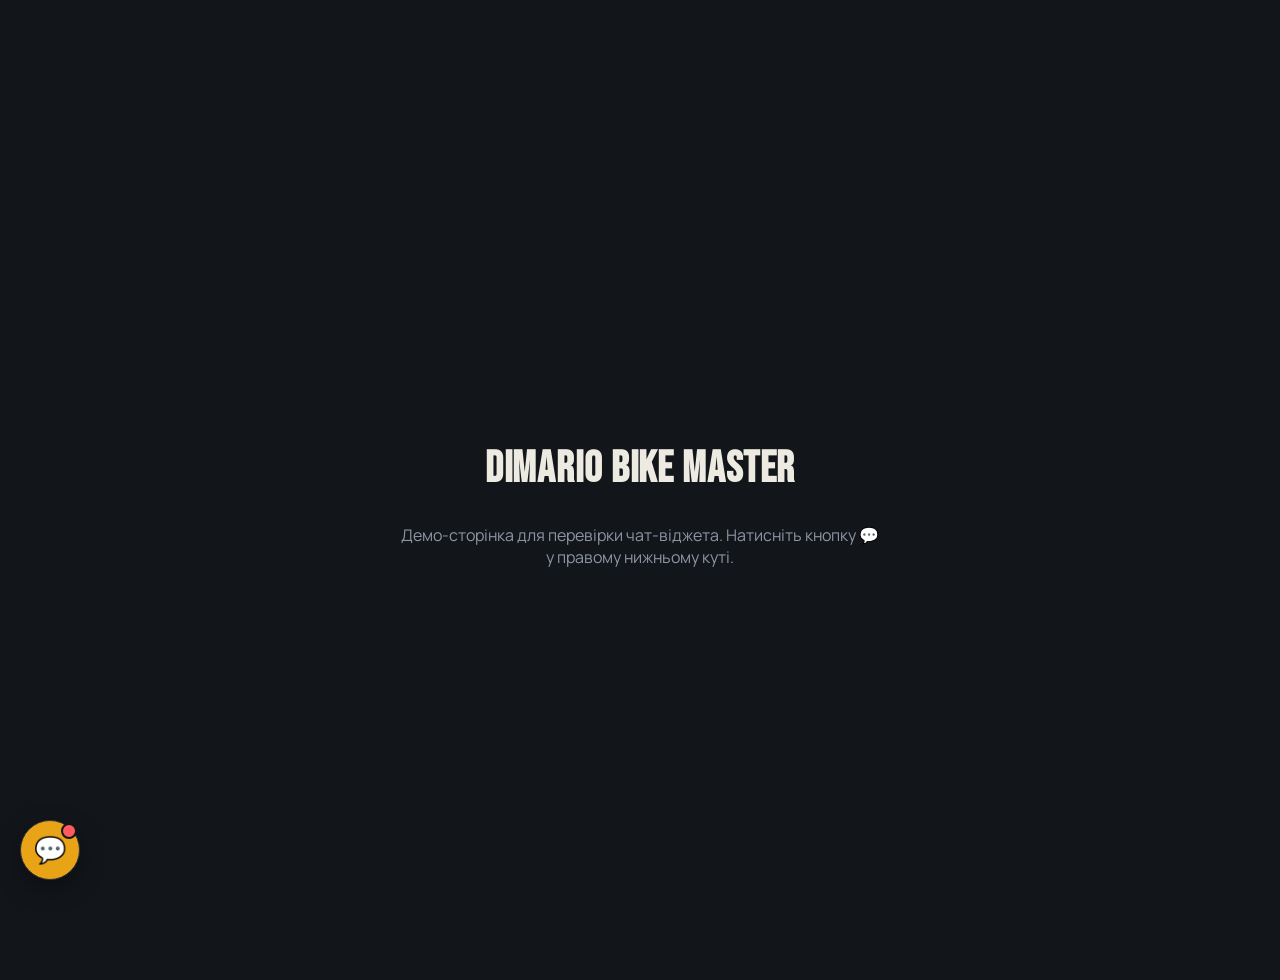
<file: demo.html>
<!doctype html>
<html lang="uk">
<head>
<meta charset="UTF-8" />
<title>Demo — Dimario Bike Master chat widget</title>
<link
  href="https://fonts.googleapis.com/css2?family=Bebas+Neue&family=Manrope:wght@300;400;500;600;700&family=Space+Mono:ital@0;1&display=swap"
  rel="stylesheet"
/>
<style>
  :root {
    --bg: #12151a;
    --bg-panel: #1b2027;
    --bg-panel-2: #20262e;
    --line: #2c333c;
    --line-soft: #232932;
    --text: #edeae2;
    --text-dim: #8d95a3;
    --text-faint: #575f6b;
    --accent: #e8a317;
    --accent-dim: #b87d0f;
    --accent-ink: #f0c14b;
    --f-display: "Bebas Neue", "Arial Narrow", sans-serif;
    --f-body: "Manrope", -apple-system, "Segoe UI", sans-serif;
    --f-mono: "Space Mono", "Courier New", monospace;
    --ease: cubic-bezier(0.16, 1, 0.3, 1);
  }
  body {
    margin: 0;
    background: var(--bg);
    color: var(--text);
    font-family: var(--f-body);
    min-height: 100vh;
    display: flex;
    align-items: center;
    justify-content: center;
    text-align: center;
    padding: 40px;
  }
  h1 { font-family: var(--f-display); text-transform: uppercase; font-size: 44px; letter-spacing: 0.02em; }
  p { color: var(--text-dim); max-width: 480px; margin: 0 auto; }
</style>
<link rel="stylesheet" href="chatbot.css" />
</head>
<body>
  <div>
    <h1>Dimario Bike Master</h1>
    <p>Демо-сторінка для перевірки чат-віджета. Натисніть кнопку 💬 у правому нижньому куті.</p>
  </div>
  <script src="chatbot.js"></script>
</body>
</html>
</file>
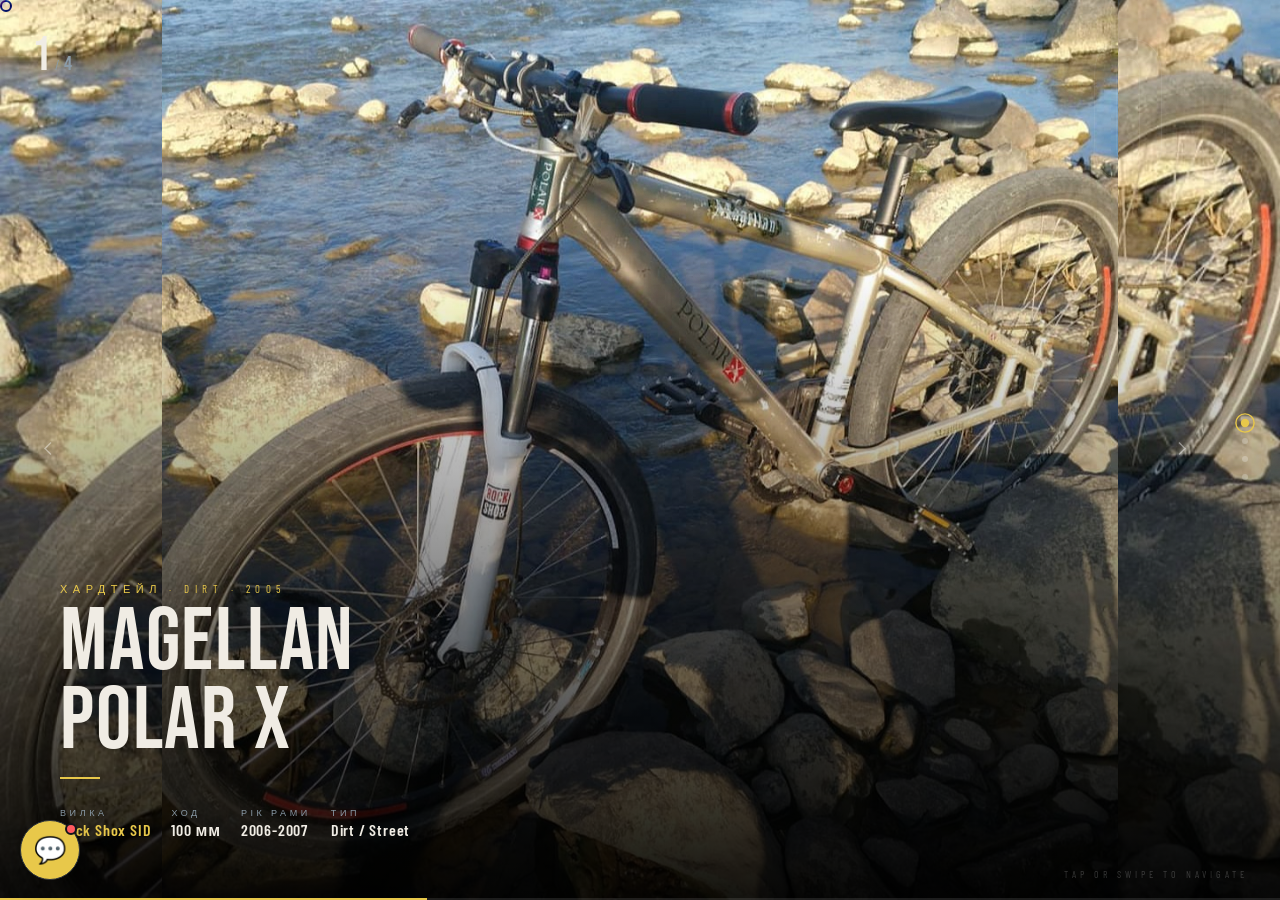
<file: bike-website-main-updated/bikes_showcase.html>
<!doctype html>
<html lang="uk">
  <head>
    <meta charset="UTF-8" />
    <meta name="viewport" content="width=device-width, initial-scale=1.0" />
    <title>Чотири велосипеди. Один вершник. — Dimario Bike Master</title>
    <meta name="description" content="Галерея авторських збірок велосипедів Dimario Bike Master: хардтейл, двопідвіс MTB та fatbike під замовлення. Реальні збірки з підбором компонентів під стиль їзди." />
    <meta name="keywords" content="збірка велосипеда, MTB хардтейл, двопідвіс велосипед, fatbike, кастомний велосипед Україна, Dimario Bike Master" />
    <meta name="robots" content="index, follow" />
    <meta name="author" content="Dimario Bike Master" />
    <link rel="canonical" href="https://dimarioshell-collab.github.io/bike-website/bikes_showcase.html" />
    <meta property="og:title" content="Чотири велосипеди. Один вершник. — Dimario Bike Master" />
    <meta property="og:description" content="Галерея авторських збірок велосипедів під замовлення: MTB, двопідвіс, fatbike." />
    <meta property="og:image" content="https://dimarioshell-collab.github.io/bike-website/images/Kona%20Supreame.jpg" />
    <meta property="og:url" content="https://dimarioshell-collab.github.io/bike-website/bikes_showcase.html" />
    <meta property="og:type" content="website" />
    <meta name="twitter:card" content="summary_large_image" />
    <meta name="twitter:title" content="Чотири велосипеди. Один вершник. — Dimario Bike Master" />
    <meta name="twitter:description" content="Галерея авторських збірок велосипедів під замовлення: MTB, двопідвіс, fatbike." />
    <meta name="twitter:image" content="https://dimarioshell-collab.github.io/bike-website/images/Kona%20Supreame.jpg" />
    <link
      href="https://fonts.googleapis.com/css2?family=Bebas+Neue&family=Barlow+Condensed:wght@300;400;600;700&display=swap"
      rel="stylesheet"
    />

    <style>
      *,
      *::before,
      *::after {
        margin: 0;
        padding: 0;
        box-sizing: border-box;
      }

      :root {
        --dirt: #b8860b;
        --rust: #c0392b;
        --steel: #8a9ba8;
        --black: #0a0a0a;
        --white: #f0ece4;
        --accent: #e8c84a;
      }

      html,
      body {
        width: 100%;
        height: 100%;
        background: var(--black);
        font-family: "Barlow Condensed", sans-serif;
        overflow: hidden;
        cursor: none;
      }

      /* Custom cursor */
      .cursor {
        position: fixed;
        width: 12px;
        height: 12px;
        border: 2px solid var(--accent);
        border-radius: 50%;
        pointer-events: none;
        z-index: 9999;
        transition: transform 0.1s;
        mix-blend-mode: difference;
      }

      /* INTRO SCREEN */
      #intro {
        position: fixed;
        inset: 0;
        display: flex;
        flex-direction: column;
        align-items: center;
        justify-content: center;
        background: var(--black);
        z-index: 100;
        animation: introOut 0.8s ease-in-out 4s forwards;
      }

      #intro::before {
        content: "";
        position: absolute;
        inset: 0;
        background: repeating-linear-gradient(
          0deg,
          transparent,
          transparent 2px,
          rgba(255, 255, 255, 0.015) 2px,
          rgba(255, 255, 255, 0.015) 4px
        );
        pointer-events: none;
      }

      .intro-line {
        overflow: hidden;
        margin: 4px 0;
      }

      .intro-text {
        font-family: "Bebas Neue", sans-serif;
        font-size: clamp(48px, 12vw, 120px);
        color: var(--white);
        letter-spacing: 0.1em;
        line-height: 0.9;
        transform: translateY(100%);
        animation: slideUp 0.7s cubic-bezier(0.16, 1, 0.3, 1) forwards;
      }

      .intro-text:nth-child(1) {
        animation-delay: 0.3s;
      }
      .intro-text:nth-child(2) {
        animation-delay: 0.5s;
        color: var(--accent);
      }
      .intro-text:nth-child(3) {
        animation-delay: 0.7s;
      }

      .intro-sub {
        margin-top: 24px;
        font-size: 30px;
        letter-spacing: 0.4em;
        color: var(--steel);
        text-transform: uppercase;
        opacity: 0;
        animation: fadeIn 0.5s ease 1.4s forwards;
        text-align: center;
      }

      .intro-copy {
        font-size: 30px;
        color: var(--color-muted);
        font-family: var(--font-mono);
        margin-top: 1%;
        text-align: center;
      }

      .intro-links {
        display: flex;
        gap: 24px;
        justify-content: center;
        flex-direction: column;
        align-items: center;
        margin-top: 55px;
      }

      .intro-links a {
        font-size: 30px;
        font-weight: 600;
        letter-spacing: 1.5px;
        text-transform: uppercase;
        color: var(--color-muted);
        transition: color 0.3s;
        text-align: center;
      }

      .intro-links a:hover {
        color: var(--color-white);
      }

      @keyframes slideUp {
        to {
          transform: translateY(0);
        }
      }
      @keyframes fadeIn {
        to {
          opacity: 1;
        }
      }
      @keyframes barFill {
        to {
          width: 100%;
        }
      }
      @keyframes introOut {
        to {
          opacity: 0;
          pointer-events: none;
        }
      }

      /* MAIN SHOWCASE */
      #showcase {
        position: fixed;
        inset: 0;
        opacity: 0;
        animation: fadeIn 1s ease 4.5s forwards;
      }

      /* SLIDES */
      .slide {
        position: absolute;
        inset: 0;
        display: flex;
        opacity: 0;
        transition: opacity 0s;
      }

      .slide.active {
        opacity: 1;
        animation: slideEnter 0.8s cubic-bezier(0.16, 1, 0.3, 1) forwards;
      }

      .slide.exit {
        animation: slideExit 0.6s ease-in forwards;
      }

      @keyframes slideEnter {
        from {
          opacity: 0;
          transform: scale(1.05);
        }
        to {
          opacity: 1;
          transform: scale(1);
        }
      }
      @keyframes slideExit {
        from {
          opacity: 1;
          transform: scale(1);
        }
        to {
          opacity: 0;
          transform: scale(0.97);
        }
      }

      /* BG IMAGE */
      .slide-bg {
        position: absolute;
        inset: 0;
        background-size: cover;
        background-position: center;
        transform: scale(1.08);
        animation: bgDrift 8s ease-out forwards;
        width: 100%;
        height: 100%;
        object-fit: contain;
      }

      @keyframes bgDrift {
        to {
          transform: scale(1);
        }
      }

      /* GRAIN OVERLAY */
      .slide::after {
        content: "";
        position: absolute;
        inset: 0;
        background-image: url("data:image/svg+xml,%3Csvg viewBox='0 0 256 256' xmlns='http://www.w3.org/2000/svg'%3E%3Cfilter id='noise'%3E%3CfeTurbulence type='fractalNoise' baseFrequency='0.9' numOctaves='4' stitchTiles='stitch'/%3E%3C/filter%3E%3Crect width='100%25' height='100%25' filter='url(%23noise)' opacity='0.08'/%3E%3C/svg%3E");
        opacity: 0.4;
        pointer-events: none;
        mix-blend-mode: overlay;
      }

      /* SLIDE CONTENT */
      .slide-content {
        position: relative;
        z-index: 10;
        display: flex;
        flex-direction: column;
        justify-content: flex-end;
        padding: clamp(24px, 5vw, 60px);
        width: 100%;
        background: linear-gradient(
          to top,
          rgba(0, 0, 0, 0.92) 0%,
          rgba(0, 0, 0, 0.4) 40%,
          transparent 70%
        );
      }

      .bike-number {
        font-family: "Bebas Neue", sans-serif;
        font-size: clamp(80px, 20vw, 200px);
        line-height: 0.8;
        color: transparent;
        -webkit-text-stroke: 1px rgba(255, 255, 255, 0.08);
        position: absolute;
        top: clamp(16px, 4vw, 40px);
        right: clamp(16px, 4vw, 40px);
        pointer-events: none;
        letter-spacing: -0.02em;
      }

      .bike-tag {
        font-size: 11px;
        letter-spacing: 0.5em;
        text-transform: uppercase;
        color: var(--accent);
        margin-bottom: 8px;
        opacity: 0;
        transform: translateX(-20px);
      }

      .slide.active .bike-tag {
        animation: tagIn 0.5s ease 0.3s forwards;
      }

      .bike-name {
        font-family: "Bebas Neue", sans-serif;
        font-size: clamp(36px, 9vw, 88px);
        color: var(--white);
        line-height: 0.9;
        letter-spacing: 0.02em;
        opacity: 0;
        transform: translateY(30px);
      }

      .slide.active .bike-name {
        animation: nameIn 0.6s cubic-bezier(0.16, 1, 0.3, 1) 0.4s forwards;
      }

      .bike-specs {
        margin-top: 12px;
        display: flex;
        gap: 20px;
        flex-wrap: wrap;
        opacity: 0;
      }

      .slide.active .bike-specs {
        animation: fadeIn 0.5s ease 0.7s forwards;
      }

      .spec-item {
        display: flex;
        flex-direction: column;
        gap: 2px;
      }

      .spec-label {
        font-size: 9px;
        letter-spacing: 0.4em;
        text-transform: uppercase;
        color: var(--steel);
      }

      .spec-value {
        font-size: clamp(13px, 2.5vw, 16px);
        font-weight: 600;
        color: var(--white);
        letter-spacing: 0.05em;
      }

      .spec-accent {
        color: var(--accent);
      }

      .divider {
        width: 40px;
        height: 2px;
        background: var(--accent);
        margin: 16px 0;
        opacity: 0;
      }

      .slide.active .divider {
        animation:
          divIn 0.4s ease 0.6s forwards,
          divGrow 0.6s ease 0.6s forwards;
      }

      @keyframes divIn {
        to {
          opacity: 1;
        }
      }
      @keyframes divGrow {
        from {
          width: 0;
        }
        to {
          width: 40px;
        }
      }

      @keyframes tagIn {
        to {
          opacity: 1;
          transform: translateX(0);
        }
      }
      @keyframes nameIn {
        to {
          opacity: 1;
          transform: translateY(0);
        }
      }

      /* SLIDE COLORS */
      .slide-1 .bike-tag {
        color: #e8c84a;
      }
      .slide-1 .divider {
        background: #e8c84a;
      }
      .slide-2 .bike-tag {
        color: yellowgreen;
      }
      .slide-2 .divider {
        background: #c0392b;
      }
      .slide-3 .bike-tag {
        color: #5dade2;
      }
      .slide-3 .divider {
        background: #5dade2;
      }

      /* NAV DOTS */
      .nav-dots {
        position: fixed;
        right: clamp(16px, 3vw, 32px);
        top: 50%;
        transform: translateY(-50%);
        display: flex;
        flex-direction: column;
        gap: 12px;
        z-index: 50;
        opacity: 0;
        animation: fadeIn 0.5s ease 5s forwards;
      }

      .dot {
        width: 6px;
        height: 6px;
        border-radius: 50%;
        background: rgba(255, 255, 255, 0.25);
        cursor: pointer;
        transition: all 0.3s;
        position: relative;
      }

      .dot::before {
        content: "";
        position: absolute;
        inset: -4px;
        border-radius: 50%;
        border: 1px solid transparent;
        transition: border-color 0.3s;
      }

      .dot.active {
        background: var(--accent);
        transform: scale(1.4);
      }

      .dot.active::before {
        border-color: var(--accent);
      }

      /* PROGRESS BAR */
      .progress-bar {
        position: fixed;
        bottom: 0;
        left: 0;
        height: 2px;
        background: rgba(255, 255, 255, 0.1);
        width: 100%;
        z-index: 50;
      }

      .progress-fill {
        height: 100%;
        background: var(--accent);
        transition: width 0.3s ease;
        width: 33.33%;
      }

      /* BIKE COUNTER */
      .counter {
        position: fixed;
        top: clamp(16px, 3vw, 32px);
        left: clamp(16px, 3vw, 32px);
        z-index: 50;
        opacity: 0;
        animation: fadeIn 0.5s ease 5s forwards;
        display: flex;
        align-items: baseline;
        gap: 4px;
      }

      .counter-current {
        font-family: "Bebas Neue", sans-serif;
        font-size: 48px;
        color: var(--white);
        line-height: 1;
      }

      .counter-sep {
        font-size: 14px;
        color: var(--steel);
      }

      .counter-total {
        font-size: 20px;
        color: var(--steel);
        font-family: "Bebas Neue", sans-serif;
      }

      /* BOTTOM LABEL */
      .bottom-label {
        position: fixed;
        bottom: 20px;
        right: clamp(16px, 3vw, 32px);
        font-size: 10px;
        letter-spacing: 0.4em;
        color: rgba(255, 255, 255, 0.2);
        text-transform: uppercase;
        z-index: 50;
        opacity: 0;
        animation: fadeIn 0.5s ease 5.5s forwards;
      }

      /* ARROWS */
      .arrow {
        position: fixed;
        top: 50%;
        transform: translateY(-50%);
        z-index: 50;
        background: none;
        border: none;
        cursor: pointer;
        opacity: 0;
        animation: fadeIn 0.5s ease 5s forwards;
        padding: 16px;
      }

      .arrow-left {
        left: clamp(8px, 2vw, 20px);
      }
      .arrow-right {
        right: clamp(40px, 6vw, 70px);
      }

      .arrow svg {
        width: 24px;
        height: 24px;
        stroke: rgba(255, 255, 255, 0.4);
        fill: none;
        stroke-width: 1.5;
        transition: stroke 0.2s;
      }

      .arrow:hover svg {
        stroke: var(--accent);
      }

      /* SLIDE IMAGES via bg */
      .slide-1 .slide-bg {
        background-image: url("images/MagellanSid.jpg");
      }
      .slide-2 .slide-bg {
        background-image: url("images/Magellan.jpg");
      }
      .slide-3 .slide-bg {
        background-image: url("images/Kona\ Supreame.jpg");
      }
      .slide-4 .slide-bg {
        background-image: url("images/Hammer\ S2000.jpg");
      }

      /* AUTO TIMER LINE */
      .timer-line {
        position: fixed;
        top: 0;
        left: 0;
        height: 3px;
        background: var(--accent);
        z-index: 200;
        width: 0%;
        opacity: 0;
      }

      .timer-line.running {
        animation: timerFill 6s linear forwards;
      }

      @keyframes timerFill {
        from {
          width: 0%;
          opacity: 1;
        }
        to {
          width: 100%;
          opacity: 1;
        }
      }

      /* SWIPE HINT */
      .swipe-hint {
        position: fixed;
        bottom: 40px;
        left: 50%;
        transform: translateX(-50%);
        font-size: 10px;
        letter-spacing: 0.4em;
        color: rgba(255, 255, 255, 0.25);
        text-transform: uppercase;
        z-index: 50;
        opacity: 0;
        animation:
          fadeIn 0.5s ease 5.5s forwards,
          fadeOut 0.5s ease 9s forwards;
      }

      @keyframes fadeOut {
        to {
          opacity: 0;
        }
      }
    </style>
    <link rel="stylesheet" href="chatbot.css" />
    <style>
      .sr-only {
        position: absolute;
        width: 1px;
        height: 1px;
        padding: 0;
        margin: -1px;
        overflow: hidden;
        clip: rect(0, 0, 0, 0);
        white-space: nowrap;
        border: 0;
      }
    </style>
  </head>
  <body>
    <h1 class="sr-only">Чотири велосипеди. Один вершник. Авторські збірки Dimario Bike Master: MTB, двопідвіс, fatbike</h1>
    <div class="cursor" id="cursor"></div>

    <!-- INTRO -->
    <div id="intro">
      <div class="intro-line"><div class="intro-text">FOUR</div></div>
      <div class="intro-line"><div class="intro-text">BIKES.</div></div>
      <div class="intro-line"><div class="intro-text">ONE RIDER.</div></div>
      <div class="intro-sub">
        MTB · Custom Builds · Since 2005 -2022
        <div class="intro-links">
          <a href="https://t.me/+YOs8HjJgr9hkMWZi" target="_blank">Telegram</a>
          <a href="tel:+380631446701">063 144 67 01</a>
          <div class="intro-copy">
            <br />© 2026 · Авторська збірка велосипедів
          </div>
        </div>
      </div>
    </div>

    <!-- SHOWCASE -->
    <div id="showcase">
      <!-- TIMER LINE -->
      <div class="timer-line" id="timerLine"></div>

      <!-- SLIDE 1 -->
      <div class="slide slide-1 active" data-index="0">
        <img class="slide-bg" src="images/MagellanSid.jpg" alt="Хардтейл MTB Dirt збірки Dimario Bike Master, 2005" />
        <div class="bike-number">01</div>
        <div class="slide-content">
          <div class="bike-tag">ХАРДТЕЙЛ · DIRT · 2005</div>
          <div class="bike-name">Magellan<br />Polar X</div>
          <div class="divider"></div>
          <div class="bike-specs">
            <div class="spec-item">
              <div class="spec-label">Вилка</div>
              <div class="spec-value spec-accent">Rock Shox SID</div>
            </div>
            <div class="spec-item">
              <div class="spec-label">Ход</div>
              <div class="spec-value">100 мм</div>
            </div>
            <div class="spec-item">
              <div class="spec-label">Рік рами</div>
              <div class="spec-value">2006-2007</div>
            </div>
            <div class="spec-item">
              <div class="spec-label">Тип</div>
              <div class="spec-value">Dirt / Street</div>
            </div>
          </div>
        </div>
      </div>

      <!-- SLIDE 2 -->
      <div class="slide slide-2" data-index="1">
        <img class="slide-bg" src="images/Magellan.jpg" alt="Хардтейл Enduro збірка Dimario Bike Master, 2009" />
        <div class="bike-number">02</div>
        <div class="slide-content">
          <div class="bike-tag">ХАРДТЕЙЛ · ENDURO · 2009</div>
          <div class="bike-name">
            Magellan<br />Polar X<br /><span
              style="font-size: 0.6em; color: yellowgreen"
              >BOMBER</span
            >
          </div>
          <div class="divider"></div>
          <div class="bike-specs">
            <div class="spec-item">
              <div class="spec-label">Вилка</div>
              <div class="spec-value spec-accent" style="color: powderblue">
                Marzocchi Z1 Sport RCV
              </div>
            </div>
            <div class="spec-item">
              <div class="spec-label">Ход</div>
              <div class="spec-value">160 мм</div>
            </div>
            <div class="spec-item">
              <div class="spec-label">Рік</div>
              <div class="spec-value">2009</div>
            </div>
            <div class="spec-item">
              <div class="spec-label">Тип</div>
              <div class="spec-value">Enduro, Trail</div>
            </div>
          </div>
        </div>
      </div>

      <!-- SLIDE 3 -->
      <div class="slide slide-3" data-index="2">
        <img class="slide-bg" src="images/Kona Supreame.jpg" alt="Двопідвіс Free Ride збірка Dimario Bike Master, 2008" />
        <div class="bike-number">03</div>
        <div class="slide-content">
          <div class="bike-tag">ДВОПІДВІС · FREE RIDE · 2008</div>
          <div class="bike-name">Kona<br />Supreme<br />Four</div>
          <div class="divider"></div>
          <div class="bike-specs">
            <div class="spec-item">
              <div class="spec-label">Вилка</div>
              <div class="spec-value spec-accent" style="color: #5dade2">
                Marzocchi Z1 Sport RCV
              </div>
            </div>
            <div class="spec-item">
              <div class="spec-label">Ход</div>
              <div class="spec-value">160 мм</div>
            </div>
            <div class="spec-item">
              <div class="spec-label">Рік рами</div>
              <div class="spec-value">2008</div>
            </div>
            <div class="spec-item">
              <div class="spec-label">Тип</div>
              <div class="spec-value">Free ride</div>
            </div>
          </div>
        </div>
      </div>

       <div class="slide slide-4" data-index="3">
        <img class="slide-bg" src="images/Hammer S2000.jpg" alt="Hardtail Free Ride збірка Dimario Bike Master, 2021-2022" />
        <div class="bike-number">04</div>
        <div class="slide-content">
          <div class="bike-tag">Hardtail · FREE RIDE · 2021-2022</div>
          <div class="bike-name">Hammer<br />S<br />2000</div>
          <div class="divider"></div>
          <div class="bike-specs">
            <div class="spec-item">
              <div class="spec-label">Вилка</div>
              <div class="spec-value spec-accent" style="color: #5dade2">
                Marzocchi Z1 Sport RCV 2009 year
              </div>
            </div>
            <div class="spec-item">
              <div class="spec-label">Ход</div>
              <div class="spec-value">160 мм</div>
            </div>
            <div class="spec-item">
              <div class="spec-label">Рік рами</div>
              <div class="spec-value">2021-2022</div>
            </div>
            <div class="spec-item">
              <div class="spec-label">Тип</div>
              <div class="spec-value">Enduro/Free ride lite</div>
            </div>
          </div>
        </div>
      </div>
      <!-- NAV -->
      <div class="nav-dots">
        <div class="dot active" onclick="goTo(0)"></div>
        <div class="dot" onclick="goTo(1)"></div>
        <div class="dot" onclick="goTo(2)"></div>
        <div class="dot" onclick="goTo(3)"></div>
      </div>

      <button class="arrow arrow-left" onclick="prev()">
        <svg viewBox="0 0 24 24"><polyline points="15 18 9 12 15 6" /></svg>
      </button>
      <button class="arrow arrow-right" onclick="next()">
        <svg viewBox="0 0 24 24"><polyline points="9 18 15 12 9 6" /></svg>
      </button>

      <div class="counter">
        <span class="counter-current" id="counterCurrent">1</span>
        <span class="counter-sep">/</span>
        <span class="counter-total">4</span>
      </div>

      <div class="progress-bar">
        <div class="progress-fill" id="progressFill"></div>
      </div>

      <div class="bottom-label">Tap or swipe to navigate</div>
      <div class="swipe-hint">← свайп →</div>
    </div>

    <script>
      // Cursor
      const cursor = document.getElementById("cursor");
      document.addEventListener("mousemove", (e) => {
        cursor.style.left = e.clientX - 6 + "px";
        cursor.style.top = e.clientY - 6 + "px";
      });

      // Slides
      const slides = document.querySelectorAll(".slide");
      
      document.querySelector(".counter-total").textContent = slides.length;
      const dots = document.querySelectorAll(".dot");
      const progressFill = document.getElementById("progressFill");
      const counterCurrent = document.getElementById("counterCurrent");
      const timerLine = document.getElementById("timerLine");
      let current = 0;
      let autoTimer = null;

      function goTo(index) {
        slides[current].classList.add("exit");
        slides[current].classList.remove("active");
        dots[current].classList.remove("active");

        setTimeout(() => {
          slides[current].classList.remove("exit");
          current = index;
          slides[current].classList.add("active");
          dots[current].classList.add("active");
          counterCurrent.textContent = current + 1;
          progressFill.style.width = ((current + 1) / slides.length) * 100 + "%";
          startTimer();
        }, 300);
      }

      function next() {
        goTo((current + 1) % slides.length);
      }

      function prev() {
        goTo((current + slides.length - 1) % slides.length);
      }

      function startTimer() {
        clearTimeout(autoTimer);
        timerLine.className = "timer-line";
        void timerLine.offsetWidth;
        timerLine.className = "timer-line running";
        autoTimer = setTimeout(() => next(), 6000);
      }

      // Start auto after intro
      setTimeout(() => {
        startTimer();
      }, 4800);

      // Touch/swipe
      let touchStartX = 0;
      document.addEventListener("touchstart", (e) => {
        touchStartX = e.touches[0].clientX;
      });
      document.addEventListener("touchend", (e) => {
        const dx = e.changedTouches[0].clientX - touchStartX;
        if (Math.abs(dx) > 50) dx < 0 ? next() : prev();
      });

      // Keyboard
      document.addEventListener("keydown", (e) => {
        if (e.key === "ArrowRight") next();
        if (e.key === "ArrowLeft") prev();
      });
    </script>
    <script src="chatbot.js"></script>
  </body>
</html>
</file>
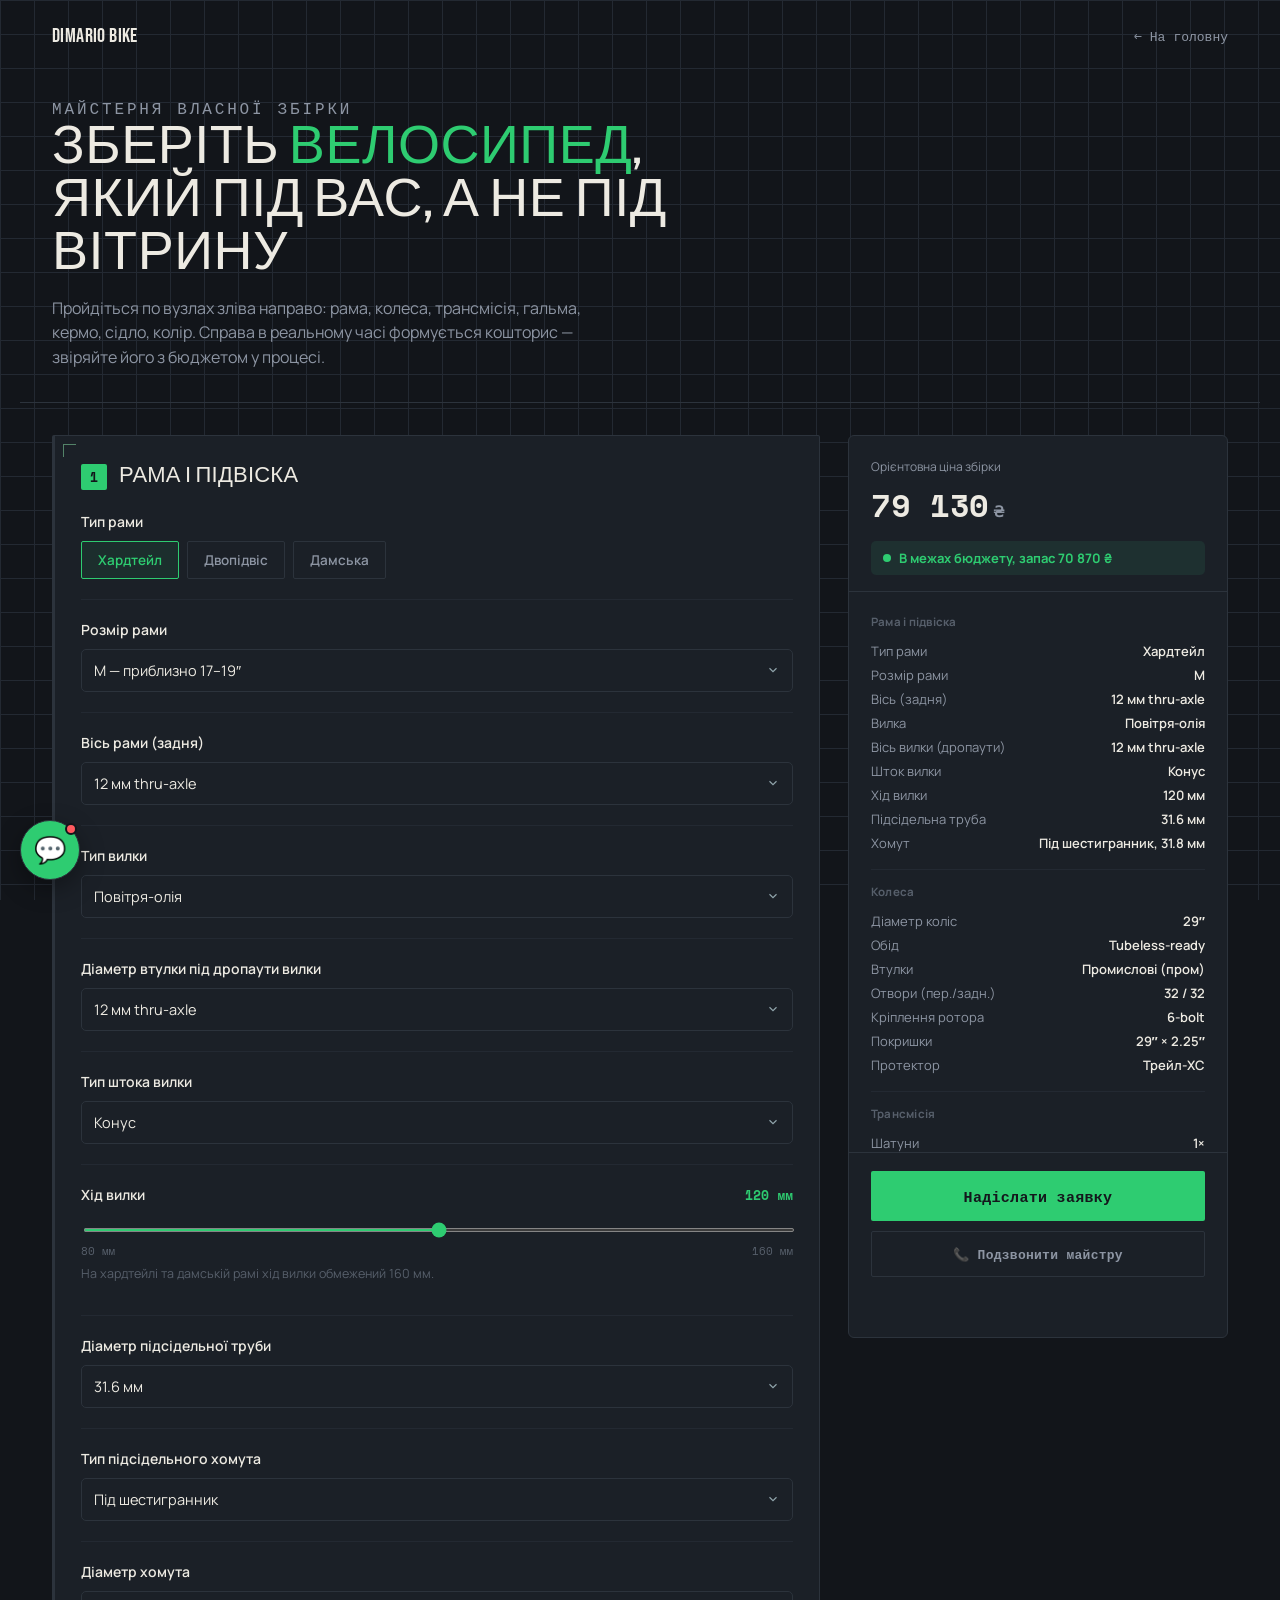
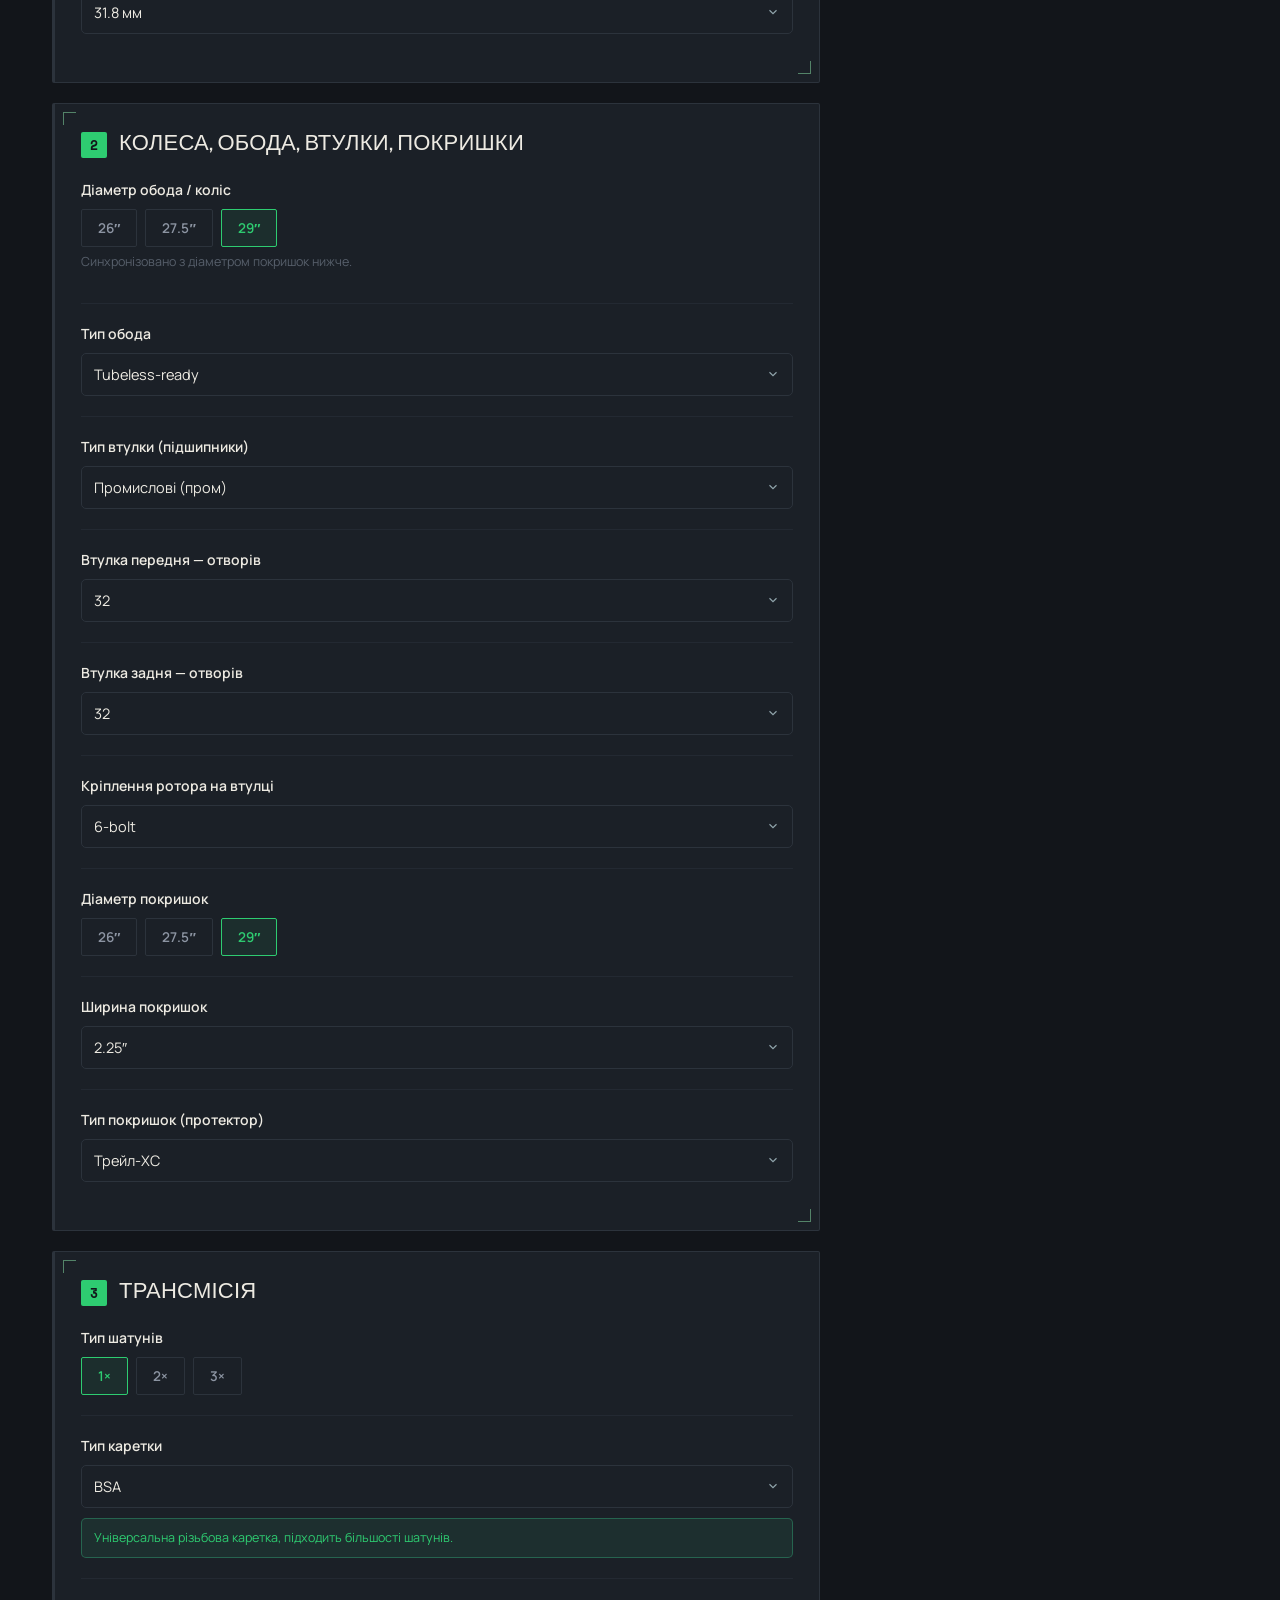
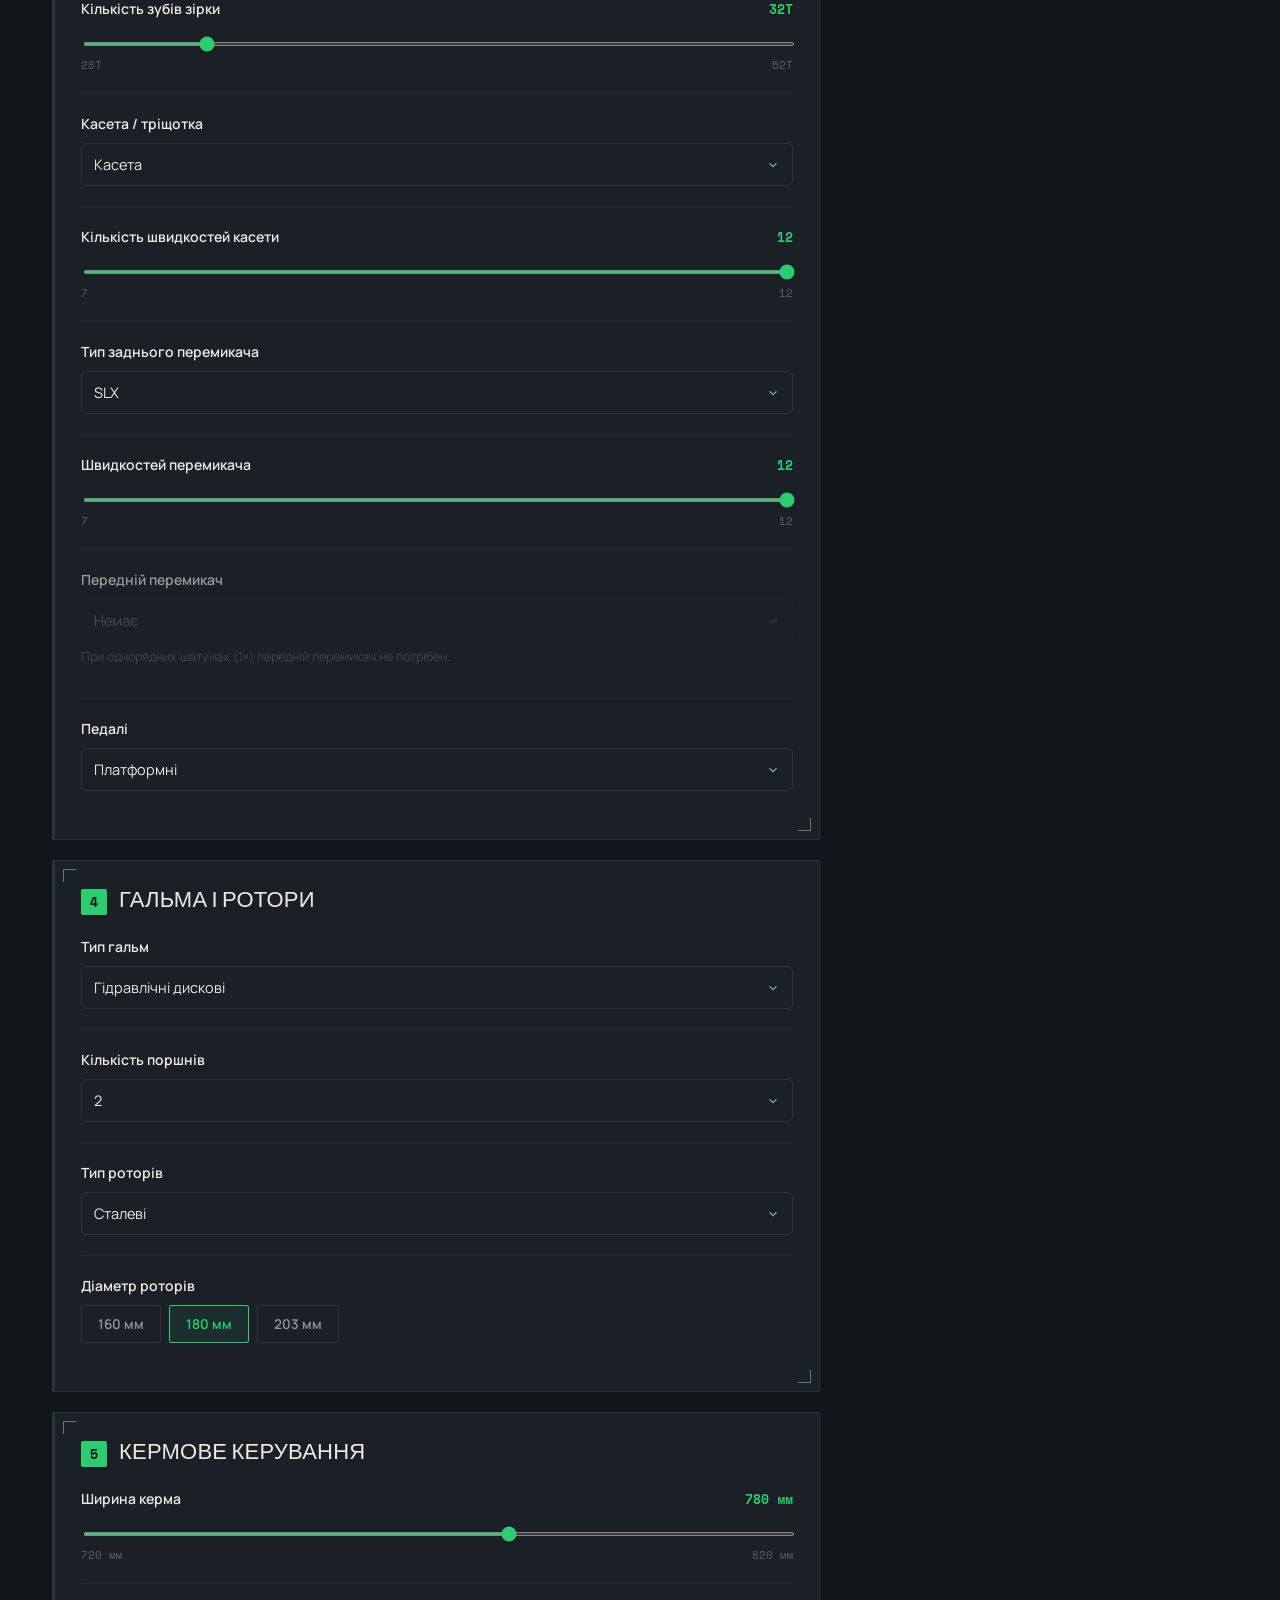
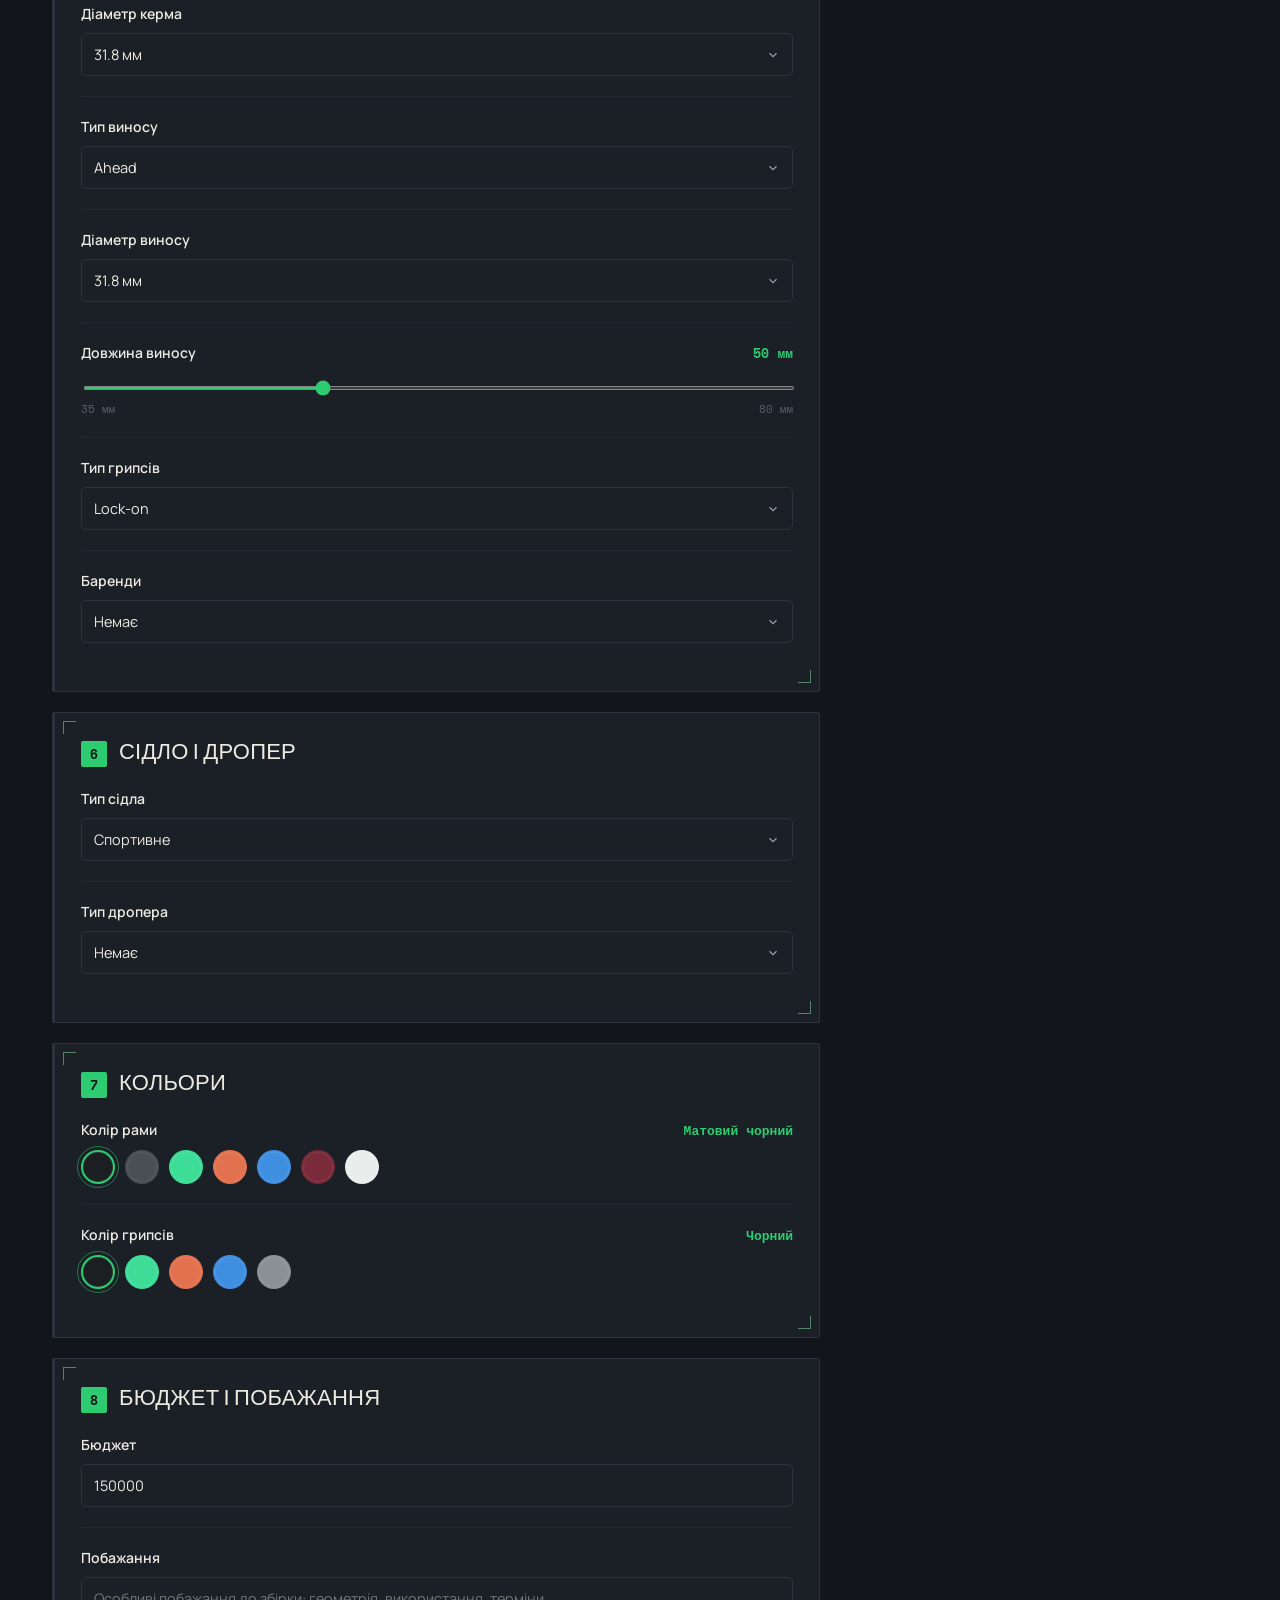
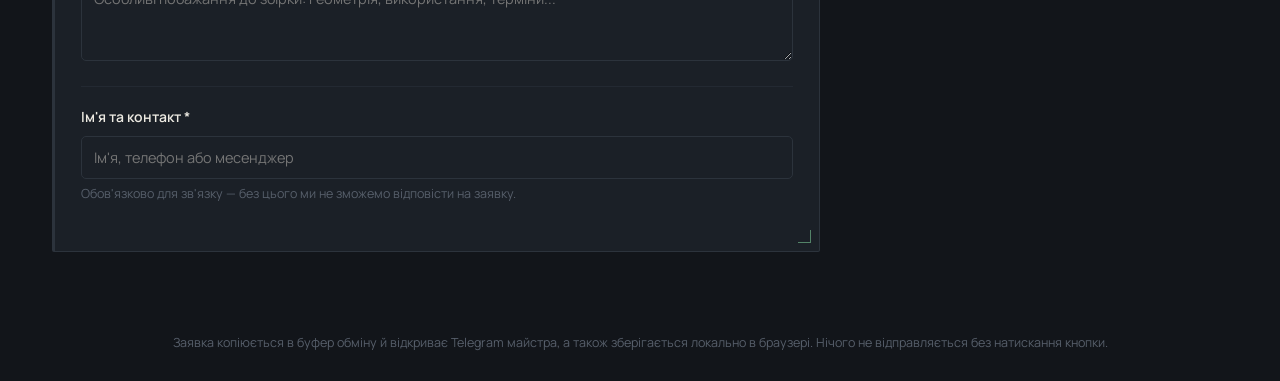
<file: bike-website-main-updated/constructor.html>
<!DOCTYPE html>
<html lang="uk">
<head>
<meta charset="UTF-8">
<meta name="viewport" content="width=device-width, initial-scale=1.0">
<title>Конструктор велосипеда на замовлення — Dimario Bike Master</title>
<meta name="description" content="Онлайн-конструктор велосипеда під замовлення: оберіть раму, колеса, трансмісію, гальма й колір, миттєво побачте кошторис і надішліть заявку майстру Dimario Bike Master.">
<meta name="keywords" content="конструктор велосипеда, збірка велосипеда під замовлення, кастомний велосипед, підбір компонентів велосипеда, Dimario Bike Master">
<meta name="robots" content="index, follow">
<meta name="author" content="Dimario Bike Master">
<link rel="canonical" href="https://dimarioshell-collab.github.io/bike-website/constructor.html">
<meta property="og:title" content="Конструктор велосипеда на замовлення — Dimario Bike Master">
<meta property="og:description" content="Зберіть велосипед вузол за вузлом і надішліть заявку майстру: рама, колеса, трансмісія, гальма, кермо, сідло, колір.">
<meta property="og:image" content="https://dimarioshell-collab.github.io/bike-website/images/Me%20Kona.jpg">
<meta property="og:url" content="https://dimarioshell-collab.github.io/bike-website/constructor.html">
<meta property="og:type" content="website">
<meta name="twitter:card" content="summary_large_image">
<meta name="twitter:title" content="Конструктор велосипеда на замовлення — Dimario Bike Master">
<meta name="twitter:description" content="Зберіть велосипед вузол за вузлом і надішліть заявку майстру.">
<meta name="twitter:image" content="https://dimarioshell-collab.github.io/bike-website/images/Me%20Kona.jpg">
<link rel="stylesheet" href="chatbot.css">
<style>
  @import url('https://fonts.googleapis.com/css2?family=Bebas+Neue&family=Manrope:wght@400;500;600;700;800&family=Space+Mono&display=swap');

  :root{
    --bg: #12151a;
    --bg-raised: #1b2027;
    --bg-card: #1b2027;
    --line: #2c333c;
    --line-soft: #232932;
    --text: #edeae2;
    --text-dim: #8d95a3;
    --text-faint: #575f6b;
    --accent: #2ecc71;
    --accent-dim: #1f7a46;
    --accent-ink: #8be6a8;
    --accent-wash: rgba(46,204,113,0.08);
    --warn: #e8b84b;
    --danger: #e2604f;
    --f-display: 'Bebas Neue', 'Arial Narrow', sans-serif;
    --f-body: 'Manrope', -apple-system, sans-serif;
    --mono: 'Space Mono', 'Courier New', monospace;
  }

  *{ box-sizing: border-box; }

  html,body{
    margin:0; padding:0;
    background: var(--bg);
    color: var(--text);
    font-family: var(--f-body);
    -webkit-font-smoothing: antialiased;
  }

  body{
    background-image:
      linear-gradient(var(--line-soft) 1px, transparent 1px),
      linear-gradient(90deg, var(--line-soft) 1px, transparent 1px);
    background-size: 34px 34px;
    background-attachment: fixed;
  }

  /* decorative forest/mountain silhouettes in the side margins on wide screens */
  @media (min-width: 1500px) {
    body{
      background-image:
        linear-gradient(var(--line-soft) 1px, transparent 1px),
        linear-gradient(90deg, var(--line-soft) 1px, transparent 1px),
        url("[data-uri]"),
        url("[data-uri]");
      background-size: 34px 34px, 34px 34px, 320px auto, 320px auto;
      background-position: 0 0, 0 0, left bottom, right bottom;
      background-repeat: repeat, repeat, no-repeat, no-repeat;
      background-attachment: fixed, fixed, fixed, fixed;
    }
  }

  a{ color: var(--accent); }

  /* ---------- Top bar ---------- */
  .topbar{
    max-width: 1240px;
    margin: 0 auto;
    padding: 24px 32px 0;
    display: flex;
    justify-content: space-between;
    align-items: center;
  }
  .topbar-logo{
    font-family: var(--f-display);
    text-transform: uppercase;
    font-size: 20px;
    letter-spacing: 0.02em;
    color: var(--text);
    text-decoration: none;
  }
  .topbar-back{
    font-family: var(--mono);
    font-size: 13px;
    color: var(--text-dim);
    text-decoration: none;
    transition: color .15s ease;
  }
  .topbar-back:hover{ color: var(--accent); }

  /* ---------- Header ---------- */
  header.hero{
    padding: 48px 32px 32px;
    max-width: 1240px;
    margin: 0 auto;
    border-bottom: 1px solid var(--line);
  }
  .hero-kicker{
    font-size: 13px;
    font-family: var(--mono);
    letter-spacing: 0.18em;
    text-transform: uppercase;
    color: var(--accent-ink);
    margin: 0 0 14px;
  }
  .hero h1{
    font-family: var(--f-display);
    font-weight: 400;
    text-transform: uppercase;
    font-size: clamp(34px, 5vw, 54px);
    line-height: 0.98;
    letter-spacing: 0.01em;
    margin: 0 0 16px;
    max-width: 720px;
  }
  .hero h1 span{ color: var(--accent); }
  .hero p{
    color: var(--text-dim);
    font-size: 16px;
    max-width: 560px;
    line-height: 1.55;
    margin: 0;
  }

  /* ---------- Layout ---------- */
  .layout{
    max-width: 1240px;
    margin: 0 auto;
    padding: 32px;
    display: grid;
    grid-template-columns: minmax(0, 1fr) 380px;
    gap: 28px;
    align-items: start;
  }

  .form-col{ min-width: 0; }

  /* ---------- Node cards ---------- */
  .node{
    position: relative;
    background: var(--bg-card);
    border: 1px solid var(--line);
    border-left: 3px solid var(--line);
    border-radius: 2px;
    padding: 26px 26px 8px;
    margin-bottom: 20px;
    transition: border-left-color .2s ease;
  }
  .node::before, .node::after{
    content: "";
    position: absolute;
    width: 12px; height: 12px;
    border: 1.5px solid var(--accent-ink);
    opacity: 0.5;
    pointer-events: none;
  }
  .node::before{ top: 8px; left: 8px; border-right: none; border-bottom: none; }
  .node::after{ bottom: 8px; right: 8px; border-left: none; border-top: none; }
  .node:focus-within{ border-left-color: var(--accent); }
  .node:focus-within::before, .node:focus-within::after{ opacity: 1; }

  .node-head{
    display:flex;
    align-items: baseline;
    gap: 12px;
    margin-bottom: 22px;
  }
  .node-num{
    font-family: var(--mono);
    font-weight: 700;
    font-size: 13px;
    color: var(--bg);
    background: var(--accent);
    width: 26px; height: 26px;
    border-radius: 2px;
    display:flex; align-items:center; justify-content:center;
    flex-shrink: 0;
  }
  .node-head h2{
    font-family: var(--f-display);
    font-weight: 400;
    text-transform: uppercase;
    font-size: 22px;
    letter-spacing: 0.01em;
    margin: 0;
  }

  .field{
    margin-bottom: 20px;
    padding-bottom: 20px;
    border-bottom: 1px solid var(--line-soft);
  }
  .field:last-child{ border-bottom: none; }

  .field-row{
    display:flex;
    justify-content: space-between;
    align-items: baseline;
    gap: 12px;
    margin-bottom: 10px;
  }
  .field label.title{
    font-size: 14px;
    font-weight: 600;
    color: var(--text);
  }
  .field .value-tag{
    font-family: var(--mono);
    font-size: 13px;
    color: var(--accent);
    font-weight: 700;
    white-space: nowrap;
  }
  .field .hint{
    font-size: 12.5px;
    color: var(--text-faint);
    margin-top: 6px;
    line-height: 1.4;
  }

  select, input[type="text"], input[type="number"], textarea{
    width: 100%;
    background: var(--bg-raised);
    border: 1px solid var(--line);
    color: var(--text);
    font-family: 'Manrope', sans-serif;
    font-size: 14.5px;
    padding: 11px 12px;
    border-radius: 5px;
    outline: none;
    transition: border-color .15s ease, background .15s ease;
  }
  select:disabled, input:disabled{
    opacity: 0.35;
    cursor: not-allowed;
  }
  select:focus, input:focus, textarea:focus{
    border-color: var(--accent);
  }
  select{
    -webkit-appearance: none;
    appearance: none;
    background-image: url("data:image/svg+xml;utf8,<svg xmlns='http://www.w3.org/2000/svg' width='14' height='14' viewBox='0 0 24 24' fill='none' stroke='%2390a4ab' stroke-width='2'><path d='M6 9l6 6 6-6'/></svg>");
    background-repeat: no-repeat;
    background-position: right 12px center;
    padding-right: 34px;
  }
  textarea{ min-height: 84px; resize: vertical; }

  input[type="range"]{
    width: 100%;
    accent-color: var(--accent);
    height: 4px;
    background: var(--line);
  }

  .range-bounds{
    display:flex;
    justify-content: space-between;
    font-family: var(--mono);
    font-size: 11px;
    color: var(--text-faint);
    margin-top: 6px;
  }

  /* chips */
  .chip-group{ display:flex; gap: 8px; flex-wrap: wrap; }
  .chip{
    font-family: 'Manrope', sans-serif;
    font-size: 13.5px;
    font-weight: 600;
    color: var(--text-dim);
    background: var(--bg-raised);
    border: 1px solid var(--line);
    padding: 9px 16px;
    border-radius: 2px;
    cursor: pointer;
    transition: all .15s ease;
  }
  .chip:hover{ border-color: var(--accent-dim); color: var(--text); }
  .chip.active{
    background: var(--accent-wash);
    border-color: var(--accent);
    color: var(--accent);
  }

  /* swatches */
  .swatch-group{ display:flex; gap: 10px; flex-wrap: wrap; }
  .swatch{
    width: 34px; height: 34px;
    border-radius: 50%;
    border: 2px solid transparent;
    cursor: pointer;
    box-shadow: inset 0 0 0 1px rgba(255,255,255,0.08);
    position: relative;
  }
  .swatch.active{
    border-color: var(--accent);
  }
  .swatch.active::after{
    content:'';
    position:absolute; inset: -6px;
    border: 1px solid var(--accent);
    border-radius: 50%;
    opacity: 0.5;
  }

  /* compatibility hint */
  .compat{
    margin-top: 10px;
    padding: 10px 12px;
    border-radius: 5px;
    font-size: 12.5px;
    line-height: 1.45;
    border: 1px solid transparent;
  }
  .compat.ok{ background: rgba(61,220,151,0.08); border-color: rgba(61,220,151,0.3); color: var(--accent); }
  .compat.warn{ background: rgba(232,184,75,0.08); border-color: rgba(232,184,75,0.3); color: var(--warn); }

  .field-hidden{ display: none !important; }

  /* ---------- Summary ---------- */
  .summary-col{ position: relative; }
  .summary{
    position: sticky;
    top: 24px;
    background: var(--bg-card);
    border: 1px solid var(--line);
    border-radius: 6px;
    overflow: hidden;
  }
  .summary-head{
    padding: 22px 22px 16px;
    border-bottom: 1px solid var(--line);
  }
  .summary-head .label{
    font-size: 12px;
    color: var(--text-dim);
    margin: 0 0 6px;
  }
  .summary-price{
    font-family: var(--mono);
    font-size: 32px;
    font-weight: 800;
    letter-spacing: -0.01em;
  }
  .summary-price small{
    font-size: 15px;
    font-weight: 700;
    color: var(--text-dim);
    margin-left: 4px;
  }

  .budget-status{
    margin-top: 12px;
    display:flex;
    align-items:center;
    gap: 8px;
    font-size: 13px;
    font-weight: 700;
    padding: 8px 12px;
    border-radius: 5px;
  }
  .budget-status .dot{ width: 8px; height: 8px; border-radius: 50%; flex-shrink:0; }
  .budget-status.ok{ background: rgba(61,220,151,0.08); color: var(--accent); }
  .budget-status.ok .dot{ background: var(--accent); }
  .budget-status.tight{ background: rgba(232,184,75,0.08); color: var(--warn); }
  .budget-status.tight .dot{ background: var(--warn); }
  .budget-status.over{ background: rgba(226,96,79,0.08); color: var(--danger); }
  .budget-status.over .dot{ background: var(--danger); }

  .summary-body{
    max-height: calc(100vh - 340px);
    min-height: 160px;
    overflow-y: auto;
    padding: 8px 22px 4px;
  }
  .summary-group{
    padding: 14px 0;
    border-bottom: 1px solid var(--line-soft);
  }
  .summary-group:last-child{ border-bottom: none; }
  .summary-group h3{
    font-size: 11.5px;
    font-weight: 700;
    color: var(--text-faint);
    margin: 0 0 10px;
    letter-spacing: 0.02em;
  }
  .summary-row{
    display:flex;
    justify-content: space-between;
    gap: 10px;
    font-size: 13px;
    padding: 3px 0;
    color: var(--text-dim);
  }
  .summary-row span:last-child{
    color: var(--text);
    font-weight: 600;
    text-align: right;
  }

  .summary-foot{
    padding: 18px 22px 22px;
    border-top: 1px solid var(--line);
  }
  .btn-submit{
    width: 100%;
    background: var(--accent);
    color: #14171c;
    font-family: var(--mono);
    font-weight: 700;
    font-size: 15px;
    letter-spacing: 0.02em;
    padding: 14px;
    border: none;
    border-radius: 2px;
    cursor: pointer;
    transition: transform .2s ease, background .2s ease;
  }
  .btn-submit:hover{ background: var(--accent-ink); transform: translateY(-2px); }
  .btn-submit:active{ transform: translateY(0); }

  .submit-note{
    margin-top: 10px;
    font-size: 12px;
    color: var(--text-faint);
    text-align: center;
    min-height: 16px;
  }
  .submit-note.shown{ color: var(--accent); }
  .submit-note.error{ color: var(--danger); }

  .btn-secondary{
    width: 100%;
    background: transparent;
    color: var(--text-dim);
    font-family: var(--mono);
    font-weight: 700;
    font-size: 13px;
    letter-spacing: 0.02em;
    padding: 12px;
    border: 1px solid var(--line);
    border-radius: 2px;
    cursor: pointer;
    margin-top: 10px;
    text-decoration: none;
    display: block;
    text-align: center;
    transition: border-color .15s ease, color .15s ease;
  }
  .btn-secondary:hover{ border-color: var(--accent); color: var(--accent-ink); }

  .field-invalid{ border-color: var(--danger) !important; }

  footer{
    text-align:center;
    padding: 30px;
    color: var(--text-faint);
    font-size: 12.5px;
  }

  /* ---------- Responsive ---------- */
  @media (max-width: 900px){
    .layout{
      grid-template-columns: 1fr;
    }
    .summary{ position: static; }
    .summary-body{ max-height: 340px; }
    .hero{ padding: 32px 20px 24px; }
    .layout{ padding: 20px; }
    .node{ padding: 20px 18px 4px; }
  }
</style>
</head>
<body>

<div class="topbar">
  <a href="index.html" class="topbar-logo">DIMARIO BIKE</a>
  <a href="index.html#contact" class="topbar-back">← На головну</a>
</div>

<header class="hero">
  <p class="hero-kicker">Майстерня власної збірки</p>
  <h1>Зберіть <span>велосипед</span>, який під вас, а не під вітрину</h1>
  <p>Пройдіться по вузлах зліва направо: рама, колеса, трансмісія, гальма, кермо, сідло, колір. Справа в реальному часі формується кошторис — звіряйте його з бюджетом у процесі.</p>
</header>

<div class="layout">
  <div class="form-col">

    <!-- 1. РАМА І ПІДВІСКА -->
    <section class="node" id="node-frame">
      <div class="node-head"><span class="node-num">1</span><h2>Рама і підвіска</h2></div>

      <div class="field">
        <div class="field-row"><label class="title">Тип рами</label></div>
        <div class="chip-group" data-chip-group="frameType">
          <button type="button" class="chip active" data-value="hardtail">Хардтейл</button>
          <button type="button" class="chip" data-value="fullsusp">Двопідвіс</button>
          <button type="button" class="chip" data-value="ladies">Дамська</button>
        </div>
      </div>

      <div class="field">
        <div class="field-row"><label class="title" for="frameSize">Розмір рами</label></div>
        <select id="frameSize">
          <option value="XS">XS — приблизно 13–15″</option>
          <option value="S">S — приблизно 15–17″</option>
          <option value="M" selected>M — приблизно 17–19″</option>
          <option value="L">L — приблизно 19–21″</option>
          <option value="XL">XL — приблизно 21–23″</option>
          <option value="XXL">XXL — приблизно 23–25″</option>
        </select>
      </div>

      <div class="field">
        <div class="field-row"><label class="title" for="rearAxle">Вісь рами (задня)</label></div>
        <select id="rearAxle">
          <option value="9qr">9 мм QR</option>
          <option value="12mm" selected>12 мм thru-axle</option>
          <option value="15mm">15 мм thru-axle</option>
        </select>
      </div>

      <div class="field">
        <div class="field-row"><label class="title" for="forkType">Тип вилки</label></div>
        <select id="forkType">
          <option value="rigid">Ригідна</option>
          <option value="air-oil" selected>Повітря-олія</option>
          <option value="spring-oil">Пружина-олія</option>
          <option value="spring-elast">Пружина-еластомер</option>
          <option value="dual-crown">Двокоронка (DH/FR)</option>
        </select>
      </div>

      <div class="field">
        <div class="field-row"><label class="title" for="forkAxle">Діаметр втулки під дропаути вилки</label></div>
        <select id="forkAxle">
          <option value="9">9 мм QR</option>
          <option value="12" selected>12 мм thru-axle</option>
          <option value="15">15 мм thru-axle</option>
          <option value="20">20 мм thru-axle</option>
        </select>
      </div>

      <div class="field">
        <div class="field-row"><label class="title" for="steererType">Тип штока вилки</label></div>
        <select id="steererType">
          <option value="taper" selected>Конус</option>
          <option value="straight">Прямий</option>
        </select>
      </div>

      <div class="field" id="forkTravelField">
        <div class="field-row"><label class="title" for="forkTravel">Хід вилки</label><span class="value-tag" id="forkTravelValue">120 мм</span></div>
        <input type="range" id="forkTravel" min="80" max="200" step="10" value="120">
        <div class="range-bounds"><span id="forkTravelMin">80 мм</span><span id="forkTravelMax">200 мм</span></div>
        <p class="hint" id="forkTravelHint"></p>
      </div>

      <div class="field" id="shockTypeField">
        <div class="field-row"><label class="title" for="shockType">Тип амортизатора</label></div>
        <select id="shockType">
          <option value="none">Немає</option>
          <option value="air" selected>Повітряний</option>
          <option value="spring">Пружинний</option>
          <option value="air-oil">Повітря-олія</option>
          <option value="spring-oil">Пружина-олія</option>
        </select>
        <p class="hint">Доступно лише для рами-двопідвісу.</p>
      </div>

      <div class="field" id="shockTravelField">
        <div class="field-row"><label class="title" for="shockTravel">Хід амортизатора</label><span class="value-tag" id="shockTravelValue">130 мм</span></div>
        <input type="range" id="shockTravel" min="100" max="200" step="5" value="130">
        <div class="range-bounds"><span>100 мм</span><span>200 мм</span></div>
      </div>

      <div class="field">
        <div class="field-row"><label class="title" for="seatpostDiameter">Діаметр підсідельної труби</label></div>
        <select id="seatpostDiameter">
          <option value="27.2">27.2 мм</option>
          <option value="30.9">30.9 мм</option>
          <option value="31.6" selected>31.6 мм</option>
          <option value="34.9">34.9 мм</option>
        </select>
      </div>

      <div class="field">
        <div class="field-row"><label class="title" for="clampType">Тип підсідельного хомута</label></div>
        <select id="clampType">
          <option value="qr">Ексцентрик (QR)</option>
          <option value="hex" selected>Під шестигранник</option>
          <option value="integrated">Інтегрований</option>
        </select>
      </div>

      <div class="field">
        <div class="field-row"><label class="title" for="clampDiameter">Діаметр хомута</label></div>
        <select id="clampDiameter">
          <option value="31.8" selected>31.8 мм</option>
          <option value="34.9">34.9 мм</option>
          <option value="36.4">36.4 мм</option>
          <option value="39">39 мм</option>
        </select>
      </div>
    </section>

    <!-- 2. КОЛЕСА -->
    <section class="node" id="node-wheels">
      <div class="node-head"><span class="node-num">2</span><h2>Колеса, обода, втулки, покришки</h2></div>

      <div class="field">
        <div class="field-row"><label class="title">Діаметр обода / коліс</label></div>
        <div class="chip-group" data-chip-group="wheelDiameter">
          <button type="button" class="chip" data-value="26">26″</button>
          <button type="button" class="chip" data-value="27.5">27.5″</button>
          <button type="button" class="chip active" data-value="29">29″</button>
        </div>
        <p class="hint">Синхронізовано з діаметром покришок нижче.</p>
      </div>

      <div class="field">
        <div class="field-row"><label class="title" for="rimType">Тип обода</label></div>
        <select id="rimType">
          <option value="pinned">Пістонований</option>
          <option value="welded">Зварний</option>
          <option value="tubeless" selected>Tubeless-ready</option>
          <option value="double">Подвійний обід</option>
        </select>
      </div>

      <div class="field">
        <div class="field-row"><label class="title" for="hubBearing">Тип втулки (підшипники)</label></div>
        <select id="hubBearing">
          <option value="loose">На розсипних</option>
          <option value="sealed" selected>Промислові (пром)</option>
        </select>
      </div>

      <div class="field">
        <div class="field-row"><label class="title" for="frontHoles">Втулка передня — отворів</label></div>
        <select id="frontHoles">
          <option value="28">28</option>
          <option value="32" selected>32</option>
          <option value="36">36</option>
        </select>
      </div>

      <div class="field">
        <div class="field-row"><label class="title" for="rearHoles">Втулка задня — отворів</label></div>
        <select id="rearHoles">
          <option value="28">28</option>
          <option value="32" selected>32</option>
          <option value="36">36</option>
        </select>
      </div>

      <div class="field">
        <div class="field-row"><label class="title" for="rotorMountHub">Кріплення ротора на втулці</label></div>
        <select id="rotorMountHub">
          <option value="6bolt" selected>6-bolt</option>
          <option value="centerlock">Centerlock</option>
        </select>
      </div>

      <div class="field">
        <div class="field-row"><label class="title">Діаметр покришок</label></div>
        <div class="chip-group" data-chip-group="tireDiameter">
          <button type="button" class="chip" data-value="26">26″</button>
          <button type="button" class="chip" data-value="27.5">27.5″</button>
          <button type="button" class="chip active" data-value="29">29″</button>
        </div>
      </div>

      <div class="field">
        <div class="field-row"><label class="title" for="tireWidth">Ширина покришок</label></div>
        <select id="tireWidth">
          <option value="1.95">1.95″</option>
          <option value="2.1">2.1″</option>
          <option value="2.25" selected>2.25″</option>
          <option value="2.35">2.35″</option>
          <option value="2.4">2.4″</option>
          <option value="2.6">2.6″</option>
          <option value="2.8">2.8″</option>
        </select>
      </div>

      <div class="field">
        <div class="field-row"><label class="title" for="tireTread">Тип покришок (протектор)</label></div>
        <select id="tireTread">
          <option value="slick">Сліки</option>
          <option value="semislick">Напівсліки</option>
          <option value="trailxc" selected>Трейл-XC</option>
          <option value="aggressive">Агресивний</option>
          <option value="mud">Грязьовий</option>
          <option value="dh">DH</option>
        </select>
      </div>
    </section>

    <!-- 3. ТРАНСМІСІЯ -->
    <section class="node" id="node-drivetrain">
      <div class="node-head"><span class="node-num">3</span><h2>Трансмісія</h2></div>

      <div class="field">
        <div class="field-row"><label class="title">Тип шатунів</label></div>
        <div class="chip-group" data-chip-group="crankType">
          <button type="button" class="chip active" data-value="1x">1×</button>
          <button type="button" class="chip" data-value="2x">2×</button>
          <button type="button" class="chip" data-value="3x">3×</button>
        </div>
      </div>

      <div class="field">
        <div class="field-row"><label class="title" for="bbType">Тип каретки</label></div>
        <select id="bbType">
          <option value="BSA" selected>BSA</option>
          <option value="PressFit">PressFit</option>
          <option value="BB30">BB30</option>
          <option value="PF30">PF30</option>
          <option value="T47">T47</option>
        </select>
        <div class="compat ok" id="bbCompat"></div>
      </div>

      <div class="field">
        <div class="field-row"><label class="title" for="chainring">Кількість зубів зірки</label><span class="value-tag" id="chainringValue">32T</span></div>
        <input type="range" id="chainring" min="28" max="52" step="1" value="32">
        <div class="range-bounds"><span>28T</span><span>52T</span></div>
      </div>

      <div class="field">
        <div class="field-row"><label class="title" for="cassetteType">Касета / тріщотка</label></div>
        <select id="cassetteType">
          <option value="cassette" selected>Касета</option>
          <option value="freewheel">Тріщотка</option>
        </select>
      </div>

      <div class="field">
        <div class="field-row"><label class="title" for="cassetteSpeeds">Кількість швидкостей касети</label><span class="value-tag" id="cassetteSpeedsValue">12</span></div>
        <input type="range" id="cassetteSpeeds" min="7" max="12" step="1" value="12">
        <div class="range-bounds"><span>7</span><span>12</span></div>
      </div>

      <div class="field">
        <div class="field-row"><label class="title" for="rearDerailleur">Тип заднього перемикача</label></div>
        <select id="rearDerailleur">
          <optgroup label="Shimano">
            <option value="Shimano Deore">Deore</option>
            <option value="Shimano SLX" selected>SLX</option>
            <option value="Shimano XT">XT</option>
          </optgroup>
          <optgroup label="SRAM">
            <option value="SRAM NX">NX</option>
            <option value="SRAM GX">GX</option>
            <option value="SRAM X01">X01</option>
          </optgroup>
          <optgroup label="Інше">
            <option value="MicroSHIFT">MicroSHIFT</option>
          </optgroup>
        </select>
      </div>

      <div class="field">
        <div class="field-row"><label class="title" for="derailleurSpeeds">Швидкостей перемикача</label><span class="value-tag" id="derailleurSpeedsValue">12</span></div>
        <input type="range" id="derailleurSpeeds" min="7" max="12" step="1" value="12">
        <div class="range-bounds"><span>7</span><span>12</span></div>
      </div>

      <div class="field" id="frontDerailleurField">
        <div class="field-row"><label class="title" for="frontDerailleur">Передній перемикач</label></div>
        <select id="frontDerailleur" disabled>
          <option value="Немає" selected>Немає</option>
          <optgroup label="Shimano — шосе">
            <option value="Shimano Tiagra">Tiagra</option>
            <option value="Shimano 105">105</option>
            <option value="Shimano Ultegra">Ultegra</option>
            <option value="Shimano Dura-Ace">Dura-Ace</option>
          </optgroup>
          <optgroup label="SRAM — шосе">
            <option value="SRAM Rival">Rival</option>
            <option value="SRAM Force">Force</option>
          </optgroup>
          <optgroup label="Туризм">
            <option value="Shimano Deore (туризм)">Shimano Deore</option>
            <option value="Shimano Alivio">Shimano Alivio</option>
            <option value="MicroSHIFT (туризм)">MicroSHIFT</option>
          </optgroup>
        </select>
        <p class="hint" id="frontDerailleurHint">При однорядних шатунах (1×) передній перемикач не потрібен.</p>
      </div>

      <div class="field">
        <div class="field-row"><label class="title" for="pedals">Педалі</label></div>
        <select id="pedals">
          <option value="platform" selected>Платформні</option>
          <option value="spd">SPD</option>
          <option value="crankbrothers">Crankbrothers</option>
          <option value="combo">Комбо</option>
          <option value="none">Без педалей</option>
        </select>
      </div>
    </section>

    <!-- 4. ГАЛЬМА -->
    <section class="node" id="node-brakes">
      <div class="node-head"><span class="node-num">4</span><h2>Гальма і ротори</h2></div>

      <div class="field">
        <div class="field-row"><label class="title" for="brakeType">Тип гальм</label></div>
        <select id="brakeType">
          <option value="mech">Механічні дискові</option>
          <option value="hydraulic" selected>Гідравлічні дискові</option>
          <option value="rim">Обідні</option>
        </select>
      </div>

      <div class="field" id="pistonsField">
        <div class="field-row"><label class="title" for="pistons">Кількість поршнів</label></div>
        <select id="pistons">
          <option value="2" selected>2</option>
          <option value="4">4</option>
        </select>
      </div>

      <div class="field" id="rotorTypeField">
        <div class="field-row"><label class="title" for="rotorType">Тип роторів</label></div>
        <select id="rotorType">
          <option value="steel" selected>Сталеві</option>
          <option value="cooled">З охолодженням</option>
          <option value="spider">На павуку</option>
          <option value="centerlock">Centerlock</option>
          <option value="6bolt">6-bolt (без floating)</option>
        </select>
      </div>

      <div class="field" id="rotorDiameterField">
        <div class="field-row"><label class="title">Діаметр роторів</label></div>
        <div class="chip-group" data-chip-group="rotorDiameter">
          <button type="button" class="chip" data-value="160">160 мм</button>
          <button type="button" class="chip active" data-value="180">180 мм</button>
          <button type="button" class="chip" data-value="203">203 мм</button>
        </div>
      </div>
    </section>

    <!-- 5. КЕРМОВЕ КЕРУВАННЯ -->
    <section class="node" id="node-cockpit">
      <div class="node-head"><span class="node-num">5</span><h2>Кермове керування</h2></div>

      <div class="field">
        <div class="field-row"><label class="title" for="barWidth">Ширина керма</label><span class="value-tag" id="barWidthValue">780 мм</span></div>
        <input type="range" id="barWidth" min="720" max="820" step="10" value="780">
        <div class="range-bounds"><span>720 мм</span><span>820 мм</span></div>
      </div>

      <div class="field">
        <div class="field-row"><label class="title" for="barDiameter">Діаметр керма</label></div>
        <select id="barDiameter">
          <option value="25.4">25.4 мм</option>
          <option value="31.8" selected>31.8 мм</option>
          <option value="35">35 мм</option>
        </select>
      </div>

      <div class="field">
        <div class="field-row"><label class="title" for="stemType">Тип виносу</label></div>
        <select id="stemType">
          <option value="ahead" selected>Ahead</option>
          <option value="quill">Штирьовий</option>
          <option value="direct">Direct mount</option>
        </select>
      </div>

      <div class="field">
        <div class="field-row"><label class="title" for="stemDiameter">Діаметр виносу</label></div>
        <select id="stemDiameter">
          <option value="25.4">25.4 мм</option>
          <option value="31.8" selected>31.8 мм</option>
          <option value="35">35 мм</option>
        </select>
      </div>

      <div class="field">
        <div class="field-row"><label class="title" for="stemLength">Довжина виносу</label><span class="value-tag" id="stemLengthValue">50 мм</span></div>
        <input type="range" id="stemLength" min="35" max="80" step="5" value="50">
        <div class="range-bounds"><span>35 мм</span><span>80 мм</span></div>
      </div>

      <div class="field">
        <div class="field-row"><label class="title" for="gripType">Тип грипсів</label></div>
        <select id="gripType">
          <option value="regular">Звичайні</option>
          <option value="lockon" selected>Lock-on</option>
          <option value="lockon2">Lock-on, 2 кільця</option>
          <option value="foam">Поролонові</option>
        </select>
      </div>

      <div class="field">
        <div class="field-row"><label class="title" for="barEnds">Баренди</label></div>
        <select id="barEnds">
          <option value="none" selected>Немає</option>
          <option value="plastic">Пластикові</option>
          <option value="aluminum">Алюмінієві під шестигранник</option>
        </select>
      </div>
    </section>

    <!-- 6. СІДЛО І ДРОПЕР -->
    <section class="node" id="node-saddle">
      <div class="node-head"><span class="node-num">6</span><h2>Сідло і дропер</h2></div>

      <div class="field">
        <div class="field-row"><label class="title" for="saddleType">Тип сідла</label></div>
        <select id="saddleType">
          <option value="sport" selected>Спортивне</option>
          <option value="comfort">Комфортне</option>
          <option value="gel">З гелем</option>
          <option value="women">Жіноче</option>
          <option value="carbon">Карбонове</option>
        </select>
      </div>

      <div class="field">
        <div class="field-row"><label class="title" for="dropperType">Тип дропера</label></div>
        <select id="dropperType">
          <option value="none" selected>Немає</option>
          <option value="external">Зовнішній</option>
          <option value="internal">Внутрішній</option>
          <option value="wireless">Бездротовий</option>
        </select>
      </div>
    </section>

    <!-- 7. КОЛЬОРИ -->
    <section class="node" id="node-colors">
      <div class="node-head"><span class="node-num">7</span><h2>Кольори</h2></div>

      <div class="field">
        <div class="field-row"><label class="title">Колір рами</label><span class="value-tag" id="frameColorValue">Матовий чорний</span></div>
        <div class="swatch-group" data-swatch-group="frameColor">
          <span class="swatch active" data-value="Матовий чорний" style="background:#1c1f22" title="Матовий чорний"></span>
          <span class="swatch" data-value="Графітовий сірий" style="background:#4a4f55" title="Графітовий сірий"></span>
          <span class="swatch" data-value="Кислотно-зелений" style="background:#3ddc97" title="Кислотно-зелений"></span>
          <span class="swatch" data-value="Вогняно-оранжевий" style="background:#e2724f" title="Вогняно-оранжевий"></span>
          <span class="swatch" data-value="Небесно-синій" style="background:#3f8fe0" title="Небесно-синій"></span>
          <span class="swatch" data-value="Бордовий" style="background:#7a2b3a" title="Бордовий"></span>
          <span class="swatch" data-value="Білий" style="background:#e9edec" title="Білий"></span>
        </div>
      </div>

      <div class="field">
        <div class="field-row"><label class="title">Колір грипсів</label><span class="value-tag" id="gripColorValue">Чорний</span></div>
        <div class="swatch-group" data-swatch-group="gripColor">
          <span class="swatch active" data-value="Чорний" style="background:#1c1f22" title="Чорний"></span>
          <span class="swatch" data-value="Кислотно-зелений" style="background:#3ddc97" title="Кислотно-зелений"></span>
          <span class="swatch" data-value="Оранжевий" style="background:#e2724f" title="Оранжевий"></span>
          <span class="swatch" data-value="Синій" style="background:#3f8fe0" title="Синій"></span>
          <span class="swatch" data-value="Сірий" style="background:#8a9096" title="Сірий"></span>
        </div>
      </div>
    </section>

    <!-- 8. БЮДЖЕТ -->
    <section class="node" id="node-budget">
      <div class="node-head"><span class="node-num">8</span><h2>Бюджет і побажання</h2></div>

      <div class="field">
        <div class="field-row"><label class="title" for="budgetInput">Бюджет</label></div>
        <input type="number" id="budgetInput" min="0" step="1000" value="150000" placeholder="Наприклад, 150000">
      </div>

      <div class="field">
        <div class="field-row"><label class="title" for="wishes">Побажання</label></div>
        <textarea id="wishes" placeholder="Особливі побажання до збірки: геометрія, використання, терміни..."></textarea>
      </div>

      <div class="field">
        <div class="field-row"><label class="title" for="contact">Ім'я та контакт *</label></div>
        <input type="text" id="contact" placeholder="Ім'я, телефон або месенджер">
        <div class="hint">Обов'язково для зв'язку — без цього ми не зможемо відповісти на заявку.</div>
      </div>
    </section>

  </div>

  <div class="summary-col">
    <div class="summary">
      <div class="summary-head">
        <p class="label">Орієнтовна ціна збірки</p>
        <div class="summary-price"><span id="totalPrice">0</span><small>₴</small></div>
        <div class="budget-status ok" id="budgetStatus"><span class="dot"></span><span id="budgetStatusText">Вкажіть бюджет</span></div>
      </div>
      <div class="summary-body" id="summaryBody"></div>
      <div class="summary-foot">
        <button type="button" class="btn-submit" id="submitBtn">Надіслати заявку</button>
        <button type="button" class="btn-secondary" id="callBtn">📞 Подзвонити майстру</button>
        <p class="submit-note" id="submitNote"></p>
      </div>
    </div>
  </div>
</div>

<footer>Заявка копіюється в буфер обміну й відкриває Telegram майстра, а також зберігається локально в браузері. Нічого не відправляється без натискання кнопки.</footer>

<script>
(function(){
  "use strict";

  /* ---------------- helpers ---------------- */
  const $ = (id) => document.getElementById(id);
  const fmt = (n) => Math.round(n).toLocaleString('uk-UA');

  function setChipGroupValue(groupName, value){
    document.querySelectorAll('[data-chip-group="'+groupName+'"] .chip').forEach(c=>{
      c.classList.toggle('active', c.dataset.value === String(value));
    });
  }
  function getChipGroupValue(groupName){
    const active = document.querySelector('[data-chip-group="'+groupName+'"] .chip.active');
    return active ? active.dataset.value : null;
  }
  function bindChipGroup(groupName, onChange){
    document.querySelectorAll('[data-chip-group="'+groupName+'"] .chip').forEach(chip=>{
      chip.addEventListener('click', ()=>{
        setChipGroupValue(groupName, chip.dataset.value);
        onChange(chip.dataset.value);
        update();
      });
    });
  }
  function bindSwatchGroup(groupName, labelElId){
    document.querySelectorAll('[data-swatch-group="'+groupName+'"] .swatch').forEach(sw=>{
      sw.addEventListener('click', ()=>{
        document.querySelectorAll('[data-swatch-group="'+groupName+'"] .swatch').forEach(s=>s.classList.remove('active'));
        sw.classList.add('active');
        if(labelElId) $(labelElId).textContent = sw.dataset.value;
        update();
      });
    });
  }
  function getSwatchGroupValue(groupName){
    const active = document.querySelector('[data-swatch-group="'+groupName+'"] .swatch.active');
    return active ? active.dataset.value : null;
  }

  /* ---------------- chip groups init ---------------- */
  bindChipGroup('frameType', ()=>{});
  bindChipGroup('crankType', ()=>{});
  bindChipGroup('rotorDiameter', ()=>{});

  // wheel diameter <-> tire diameter sync
  bindChipGroup('wheelDiameter', (val)=>{ setChipGroupValue('tireDiameter', val); });
  bindChipGroup('tireDiameter', (val)=>{ setChipGroupValue('wheelDiameter', val); });

  bindSwatchGroup('frameColor', 'frameColorValue');
  bindSwatchGroup('gripColor', 'gripColorValue');

  /* ---------------- plain inputs ---------------- */
  const plainIds = [
    'frameSize','rearAxle','forkType','forkAxle','steererType','shockType','seatpostDiameter','clampType','clampDiameter',
    'rimType','hubBearing','frontHoles','rearHoles','rotorMountHub','tireWidth','tireTread',
    'bbType','cassetteType','rearDerailleur','frontDerailleur','pedals',
    'brakeType','pistons','rotorType',
    'barDiameter','stemType','stemDiameter','gripType','barEnds',
    'saddleType','dropperType',
    'budgetInput','wishes','contact'
  ];
  plainIds.forEach(id=>{
    const el = $(id);
    el.addEventListener('input', update);
    el.addEventListener('change', update);
  });

  const rangeMap = {
    forkTravel: 'forkTravelValue',
    shockTravel: 'shockTravelValue',
    chainring: 'chainringValue',
    cassetteSpeeds: 'cassetteSpeedsValue',
    derailleurSpeeds: 'derailleurSpeedsValue',
    barWidth: 'barWidthValue',
    stemLength: 'stemLengthValue'
  };
  const rangeSuffix = {
    forkTravel: ' мм', shockTravel: ' мм', chainring: 'T', cassetteSpeeds: '',
    derailleurSpeeds: '', barWidth: ' мм', stemLength: ' мм'
  };
  Object.keys(rangeMap).forEach(id=>{
    $(id).addEventListener('input', ()=>{
      $(rangeMap[id]).textContent = $(id).value + rangeSuffix[id];
      update();
    });
  });

  /* ---------------- BB compatibility ---------------- */
  const bbCompatMap = {
    BSA:      {level:'ok',   text:'Універсальна різьбова каретка, підходить більшості шатунів.'},
    T47:      {level:'ok',   text:'Різьба великого діаметра, гарна сумісність із сучасними шатунами.'},
    PressFit: {level:'warn', text:'Потрібна рама під запресування (PF86/PF92 тощо) — перевірте стандарт рами.'},
    BB30:     {level:'warn', text:'Потрібна вісь BB30 Ø30 мм або адаптери під іншу вісь.'},
    PF30:     {level:'warn', text:'Запресована каретка BB30 — потрібні шатуни BB30/PF30 або адаптери.'}
  };

  /* ---------------- pricing ---------------- */
  const BASE_PRICE = 45000;

  const price = {
    frameType: {hardtail:0, fullsusp:35000, ladies:5000},
    rearAxle: {'9qr':0, '12mm':1500, '15mm':2500},
    forkAxle: {'9':0, '12':800, '15':1500, '20':2500},
    steererType: {taper:800, straight:0},
    forkType: {rigid:0, 'air-oil':8000, 'spring-oil':5000, 'spring-elast':2000, 'dual-crown':25000},
    shockType: {none:0, air:9000, spring:6000, 'air-oil':14000, 'spring-oil':11000},
    clampType: {qr:500, hex:0, integrated:1500},
    wheelDiameter: {'26':0, '27.5':1000, '29':2000},
    rimType: {pinned:0, welded:1500, tubeless:4000, double:3000},
    hubBearing: {loose:0, sealed:3500},
    rotorMountHub: {'6bolt':0, centerlock:800},
    tireTread: {slick:0, semislick:500, trailxc:1000, aggressive:1500, mud:1800, dh:2500},
    crankType: {'1x':0, '2x':2500, '3x':4000},
    bbType: {BSA:0, PressFit:1500, BB30:1200, PF30:1800, T47:2000},
    rearDerailleur: {'Shimano Deore':0, 'Shimano SLX':2000, 'Shimano XT':4500, 'SRAM NX':1500, 'SRAM GX':3500, 'SRAM X01':9000, 'MicroSHIFT':500},
    frontDerailleurTier: function(v){
      if(v === 'Немає') return 0;
      if(/Dura-Ace|Force/.test(v)) return 6000;
      if(/Ultegra|Rival/.test(v)) return 4200;
      if(/105/.test(v)) return 3000;
      if(/Tiagra/.test(v)) return 1800;
      return 800; // touring tier
    },
    pedals: {platform:0, spd:2500, crankbrothers:3200, combo:2800, none:-500},
    brakeType: {mech:0, hydraulic:4000, rim:-2000},
    pistons: {'2':0, '4':2500},
    rotorType: {steel:0, cooled:1200, spider:1800, centerlock:900, '6bolt':0},
    rotorDiameter: {'160':0, '180':500, '203':1000},
    barDiameter: {'25.4':0, '31.8':300, '35':700},
    stemType: {ahead:0, quill:0, direct:1500},
    gripType: {regular:0, lockon:600, lockon2:900, foam:-200},
    barEnds: {none:0, plastic:400, aluminum:900},
    saddleType: {sport:0, comfort:500, gel:800, women:600, carbon:3500},
    dropperType: {none:0, external:6000, internal:9000, wireless:18000}
  };

  function readState(){
    const frameType = getChipGroupValue('frameType');
    const forkType = $('forkType').value;
    const isFullSusp = frameType === 'fullsusp';
    const isRigid = forkType === 'rigid';
    const isDualCrown = forkType === 'dual-crown';
    const crankType = getChipGroupValue('crankType');
    const brakeType = $('brakeType').value;

    return {
      frame: {
        frameType, isFullSusp,
        frameSize: $('frameSize').value,
        rearAxle: $('rearAxle').value,
        forkType, isRigid, isDualCrown,
        forkAxle: $('forkAxle').value,
        steererType: $('steererType').value,
        forkTravel: parseInt($('forkTravel').value, 10),
        shockType: $('shockType').value,
        shockTravel: parseInt($('shockTravel').value, 10),
        seatpostDiameter: $('seatpostDiameter').value,
        clampType: $('clampType').value,
        clampDiameter: $('clampDiameter').value
      },
      wheels: {
        wheelDiameter: getChipGroupValue('wheelDiameter'),
        rimType: $('rimType').value,
        hubBearing: $('hubBearing').value,
        frontHoles: $('frontHoles').value,
        rearHoles: $('rearHoles').value,
        rotorMountHub: $('rotorMountHub').value,
        tireDiameter: getChipGroupValue('tireDiameter'),
        tireWidth: $('tireWidth').value,
        tireTread: $('tireTread').value
      },
      drivetrain: {
        crankType,
        bbType: $('bbType').value,
        chainring: parseInt($('chainring').value, 10),
        cassetteType: $('cassetteType').value,
        cassetteSpeeds: parseInt($('cassetteSpeeds').value, 10),
        rearDerailleur: $('rearDerailleur').value,
        derailleurSpeeds: parseInt($('derailleurSpeeds').value, 10),
        frontDerailleur: crankType === '1x' ? 'Немає' : $('frontDerailleur').value,
        pedals: $('pedals').value
      },
      brakes: {
        brakeType, isRim: brakeType === 'rim',
        pistons: $('pistons').value,
        rotorType: $('rotorType').value,
        rotorDiameter: getChipGroupValue('rotorDiameter')
      },
      cockpit: {
        barWidth: parseInt($('barWidth').value, 10),
        barDiameter: $('barDiameter').value,
        stemType: $('stemType').value,
        stemDiameter: $('stemDiameter').value,
        stemLength: parseInt($('stemLength').value, 10),
        gripType: $('gripType').value,
        barEnds: $('barEnds').value
      },
      saddle: {
        saddleType: $('saddleType').value,
        dropperType: $('dropperType').value
      },
      colors: {
        frameColor: getSwatchGroupValue('frameColor'),
        gripColor: getSwatchGroupValue('gripColor')
      },
      budget: {
        amount: parseFloat($('budgetInput').value) || 0,
        wishes: $('wishes').value.trim(),
        contact: $('contact').value.trim()
      }
    };
  }

  const LABELS = {
    frameType: {hardtail:'Хардтейл', fullsusp:'Двопідвіс', ladies:'Дамська'},
    rearAxle: {'9qr':'9 мм QR', '12mm':'12 мм thru-axle', '15mm':'15 мм thru-axle'},
    forkType: {rigid:'Ригідна', 'air-oil':'Повітря-олія', 'spring-oil':'Пружина-олія', 'spring-elast':'Пружина-еластомер', 'dual-crown':'Двокоронка (DH/FR)'},
    forkAxle: {'9':'9 мм QR', '12':'12 мм thru-axle', '15':'15 мм thru-axle', '20':'20 мм thru-axle'},
    steererType: {taper:'Конус', straight:'Прямий'},
    shockType: {none:'Немає', air:'Повітряний', spring:'Пружинний', 'air-oil':'Повітря-олія', 'spring-oil':'Пружина-олія'},
    clampType: {qr:'Ексцентрик (QR)', hex:'Під шестигранник', integrated:'Інтегрований'},
    rimType: {pinned:'Пістонований', welded:'Зварний', tubeless:'Tubeless-ready', double:'Подвійний обід'},
    hubBearing: {loose:'На розсипних', sealed:'Промислові (пром)'},
    rotorMountHub: {'6bolt':'6-bolt', centerlock:'Centerlock'},
    tireTread: {slick:'Сліки', semislick:'Напівсліки', trailxc:'Трейл-XC', aggressive:'Агресивний', mud:'Грязьовий', dh:'DH'},
    crankType: {'1x':'1×', '2x':'2×', '3x':'3×'},
    cassetteType: {cassette:'Касета', freewheel:'Тріщотка'},
    pedals: {platform:'Платформні', spd:'SPD', crankbrothers:'Crankbrothers', combo:'Комбо', none:'Без педалей'},
    brakeType: {mech:'Механічні дискові', hydraulic:'Гідравлічні дискові', rim:'Обідні'},
    rotorType: {steel:'Сталеві', cooled:'З охолодженням', spider:'На павуку', centerlock:'Centerlock', '6bolt':'6-bolt'},
    stemType: {ahead:'Ahead', quill:'Штирьовий', direct:'Direct mount'},
    gripType: {regular:'Звичайні', lockon:'Lock-on', lockon2:'Lock-on, 2 кільця', foam:'Поролонові'},
    barEnds: {none:'Немає', plastic:'Пластикові', aluminum:'Алюмінієві під шестигранник'},
    saddleType: {sport:'Спортивне', comfort:'Комфортне', gel:'З гелем', women:'Жіноче', carbon:'Карбонове'},
    dropperType: {none:'Немає', external:'Зовнішній', internal:'Внутрішній', wireless:'Бездротовий'}
  };

  function computePrice(s){
    let total = BASE_PRICE;
    total += price.frameType[s.frame.frameType] || 0;
    total += price.rearAxle[s.frame.rearAxle] || 0;
    total += price.forkType[s.frame.forkType] || 0;
    total += price.forkAxle[s.frame.forkAxle] || 0;
    total += price.steererType[s.frame.steererType] || 0;
    if(!s.frame.isRigid) total += Math.max(0, s.frame.forkTravel - 100) * 40;
    if(s.frame.isFullSusp){
      total += price.shockType[s.frame.shockType] || 0;
      total += Math.max(0, s.frame.shockTravel - 100) * 30;
    }
    total += price.clampType[s.frame.clampType] || 0;

    total += price.wheelDiameter[s.wheels.wheelDiameter] || 0;
    total += price.rimType[s.wheels.rimType] || 0;
    total += price.hubBearing[s.wheels.hubBearing] || 0;
    total += price.rotorMountHub[s.wheels.rotorMountHub] || 0;
    total += Math.max(0, (parseFloat(s.wheels.tireWidth) - 1.95)) * 1100;
    total += price.tireTread[s.wheels.tireTread] || 0;

    total += price.crankType[s.drivetrain.crankType] || 0;
    total += price.bbType[s.drivetrain.bbType] || 0;
    total += Math.max(0, s.drivetrain.cassetteSpeeds - 7) * 800;
    total += price.rearDerailleur[s.drivetrain.rearDerailleur] || 0;
    total += price.frontDerailleurTier(s.drivetrain.frontDerailleur);
    total += price.pedals[s.drivetrain.pedals] || 0;

    total += price.brakeType[s.brakes.brakeType] || 0;
    if(!s.brakes.isRim){
      total += price.pistons[s.brakes.pistons] || 0;
      total += price.rotorType[s.brakes.rotorType] || 0;
      total += price.rotorDiameter[s.brakes.rotorDiameter] || 0;
    }

    total += price.barDiameter[s.cockpit.barDiameter] || 0;
    total += price.stemType[s.cockpit.stemType] || 0;
    total += price.gripType[s.cockpit.gripType] || 0;
    total += price.barEnds[s.cockpit.barEnds] || 0;

    total += price.saddleType[s.saddle.saddleType] || 0;
    total += price.dropperType[s.saddle.dropperType] || 0;

    return Math.round(total);
  }

  /* ---------------- constraint logic ---------------- */
  function applyConstraints(){
    const frameType = getChipGroupValue('frameType');
    const forkType = $('forkType').value;
    const crankType = getChipGroupValue('crankType');
    const brakeType = $('brakeType').value;
    const isFullSusp = frameType === 'fullsusp';
    const isRigid = forkType === 'rigid';
    const isDualCrown = forkType === 'dual-crown';
    const isHardtailOrLadies = frameType === 'hardtail' || frameType === 'ladies';

    // --- shock fields only for full suspension ---
    $('shockTypeField').classList.toggle('field-hidden', !isFullSusp);
    $('shockTravelField').classList.toggle('field-hidden', !isFullSusp);
    if(!isFullSusp){
      $('shockType').value = 'none';
    } else if($('shockType').value === 'none'){
      $('shockType').value = 'air';
    }

    // --- fork travel: hide when rigid, clamp range otherwise ---
    $('forkTravelField').classList.toggle('field-hidden', isRigid);
    if(!isRigid){
      let min = 80, max = 200;
      if(isHardtailOrLadies) max = Math.min(max, 160);
      if(isDualCrown) min = Math.max(min, 180);
      if(min > max) min = max; // safety
      const forkTravelEl = $('forkTravel');
      forkTravelEl.min = min; forkTravelEl.max = max;
      let val = parseInt(forkTravelEl.value, 10);
      if(val < min) val = min;
      if(val > max) val = max;
      forkTravelEl.value = val;
      $('forkTravelValue').textContent = val + ' мм';
      $('forkTravelMin').textContent = min + ' мм';
      $('forkTravelMax').textContent = max + ' мм';
      let hint = '';
      if(isHardtailOrLadies) hint = 'На хардтейлі та дамській рамі хід вилки обмежений 160 мм.';
      if(isDualCrown) hint = 'Двокоронка вимагає ходу вилки не менше 180 мм.';
      $('forkTravelHint').textContent = hint;
    }

    // --- crank type -> front derailleur ---
    const fdField = $('frontDerailleurField');
    const fdSelect = $('frontDerailleur');
    if(crankType === '1x'){
      fdSelect.disabled = true;
      fdSelect.value = 'Немає';
      $('frontDerailleurHint').textContent = 'При однорядних шатунах (1×) передній перемикач не потрібен.';
    } else {
      fdSelect.disabled = false;
      if(fdSelect.value === 'Немає') fdSelect.value = 'Shimano Deore (туризм)';
      $('frontDerailleurHint').textContent = 'Вибір залежить від типу рами: шосейні групи для дропбар-збірок, Deore/Alivio/MicroSHIFT — для туризму.';
    }
    fdField.style.opacity = crankType === '1x' ? '0.6' : '1';

    // --- BB compatibility hint ---
    const bbVal = $('bbType').value;
    const compatEl = $('bbCompat');
    const compat = bbCompatMap[bbVal];
    compatEl.textContent = compat.text;
    compatEl.className = 'compat ' + compat.level;

    // --- rim brakes disable rotor-related fields ---
    const isRim = brakeType === 'rim';
    ['pistonsField','rotorTypeField','rotorDiameterField'].forEach(id=>{
      $(id).classList.toggle('field-hidden', isRim);
    });
    if(isRim){
      $('pistons').disabled = true;
      $('rotorType').disabled = true;
    } else {
      $('pistons').disabled = false;
      $('rotorType').disabled = false;
    }
  }

  /* ---------------- summary rendering ---------------- */
  function buildSummaryGroups(s){
    return [
      {
        title: 'Рама і підвіска',
        rows: [
          ['Тип рами', LABELS.frameType[s.frame.frameType]],
          ['Розмір рами', s.frame.frameSize],
          ['Вісь (задня)', LABELS.rearAxle[s.frame.rearAxle]],
          ['Вилка', LABELS.forkType[s.frame.forkType]],
          ['Вісь вилки (дропаути)', LABELS.forkAxle[s.frame.forkAxle]],
          ['Шток вилки', LABELS.steererType[s.frame.steererType]],
          ...(s.frame.isRigid ? [] : [['Хід вилки', s.frame.forkTravel + ' мм']]),
          ...(s.frame.isFullSusp ? [
            ['Амортизатор', LABELS.shockType[s.frame.shockType]],
            ['Хід амортизатора', s.frame.shockTravel + ' мм']
          ] : []),
          ['Підсідельна труба', s.frame.seatpostDiameter + ' мм'],
          ['Хомут', LABELS.clampType[s.frame.clampType] + ', ' + s.frame.clampDiameter + ' мм']
        ]
      },
      {
        title: 'Колеса',
        rows: [
          ['Діаметр коліс', s.wheels.wheelDiameter + '″'],
          ['Обід', LABELS.rimType[s.wheels.rimType]],
          ['Втулки', LABELS.hubBearing[s.wheels.hubBearing]],
          ['Отвори (пер./задн.)', s.wheels.frontHoles + ' / ' + s.wheels.rearHoles],
          ['Кріплення ротора', LABELS.rotorMountHub[s.wheels.rotorMountHub]],
          ['Покришки', s.wheels.tireDiameter + '″ × ' + s.wheels.tireWidth + '″'],
          ['Протектор', LABELS.tireTread[s.wheels.tireTread]]
        ]
      },
      {
        title: 'Трансмісія',
        rows: [
          ['Шатуни', LABELS.crankType[s.drivetrain.crankType]],
          ['Каретка', s.drivetrain.bbType],
          ['Зірка', s.drivetrain.chainring + 'T'],
          ['Касета/тріщотка', LABELS.cassetteType[s.drivetrain.cassetteType] + ', ' + s.drivetrain.cassetteSpeeds + ' шв.'],
          ['Задній перемикач', s.drivetrain.rearDerailleur + ' (' + s.drivetrain.derailleurSpeeds + ' шв.)'],
          ['Передній перемикач', s.drivetrain.frontDerailleur],
          ['Педалі', LABELS.pedals[s.drivetrain.pedals]]
        ]
      },
      {
        title: 'Гальма',
        rows: [
          ['Тип', LABELS.brakeType[s.brakes.brakeType]],
          ...(s.brakes.isRim ? [] : [
            ['Поршні', s.brakes.pistons],
            ['Ротори', LABELS.rotorType[s.brakes.rotorType] + ', ' + s.brakes.rotorDiameter + ' мм']
          ])
        ]
      },
      {
        title: 'Кермове керування',
        rows: [
          ['Кермо', s.cockpit.barWidth + ' мм, Ø' + s.cockpit.barDiameter],
          ['Винос', LABELS.stemType[s.cockpit.stemType] + ', ' + s.cockpit.stemLength + ' мм, Ø' + s.cockpit.stemDiameter],
          ['Грипси', LABELS.gripType[s.cockpit.gripType]],
          ['Баренди', LABELS.barEnds[s.cockpit.barEnds]]
        ]
      },
      {
        title: 'Сідло',
        rows: [
          ['Сідло', LABELS.saddleType[s.saddle.saddleType]],
          ['Дропер', LABELS.dropperType[s.saddle.dropperType]]
        ]
      },
      {
        title: 'Колір',
        rows: [
          ['Рама', s.colors.frameColor],
          ['Грипси', s.colors.gripColor]
        ]
      }
    ];
  }

  function renderSummary(s, total){
    const groups = buildSummaryGroups(s);
    const html = groups.map(g=>{
      const rows = g.rows.map(r=>'<div class="summary-row"><span>'+r[0]+'</span><span>'+r[1]+'</span></div>').join('');
      return '<div class="summary-group"><h3>'+g.title+'</h3>'+rows+'</div>';
    }).join('');

    $('summaryBody').innerHTML = html;
    $('totalPrice').textContent = fmt(total);
  }

  function renderBudget(total, budget){
    const statusEl = $('budgetStatus');
    const textEl = $('budgetStatusText');
    statusEl.classList.remove('ok','tight','over');
    if(!budget || budget <= 0){
      statusEl.classList.add('tight');
      textEl.textContent = 'Вкажіть бюджет для перевірки';
      return;
    }
    if(total > budget){
      statusEl.classList.add('over');
      textEl.textContent = 'Перевищення бюджету на ' + fmt(total - budget) + ' ₴';
    } else if(total >= budget * 0.9){
      statusEl.classList.add('tight');
      textEl.textContent = 'Впритул — запас ' + fmt(budget - total) + ' ₴';
    } else {
      statusEl.classList.add('ok');
      textEl.textContent = 'В межах бюджету, запас ' + fmt(budget - total) + ' ₴';
    }
  }

  /* ---------------- main update loop ---------------- */
  function update(){
    applyConstraints();
    const s = readState();
    const total = computePrice(s);
    renderSummary(s, total);
    renderBudget(total, s.budget.amount);
  }

  /* ---------------- submit ---------------- */
  // Тримайте ці значення синхронними з CONFIG у chatbot.js
  const ORDER_CONFIG = {
    telegramOrderLink: "https://t.me/+SpzKmo1Z16syNmIy",
    phone: "+380631446701"
  };

  /* plain-text версія кошторису, використовується для email/Telegram */
  function buildOrderText(s, total){
    const groups = buildSummaryGroups(s);
    const lines = [];
    lines.push('Заявка на збірку велосипеда — Dimario Bike Master');
    lines.push("Ім'я/контакт: " + (s.budget.contact || '-'));
    lines.push('Бюджет клієнта: ' + (s.budget.amount ? fmt(s.budget.amount) + ' ₴' : '-'));
    lines.push('Розрахункова ціна збірки: ' + fmt(total) + ' ₴');
    lines.push('');
    groups.forEach(g=>{
      lines.push(g.title + ':');
      g.rows.forEach(r=>{
        lines.push('  ' + r[0] + ': ' + r[1]);
      });
      lines.push('');
    });
    if(s.budget.wishes){
      lines.push('Побажання: ' + s.budget.wishes);
    }
    return lines.join('\n').trim();
  }

  function copyToClipboard(text){
    if(navigator.clipboard && navigator.clipboard.writeText){
      return navigator.clipboard.writeText(text).catch(()=>{ fallbackCopy(text); });
    }
    fallbackCopy(text);
    return Promise.resolve();
  }

  function fallbackCopy(text){
    const ta = document.createElement('textarea');
    ta.value = text;
    ta.style.position = 'fixed';
    ta.style.opacity = '0';
    document.body.appendChild(ta);
    ta.select();
    try{ document.execCommand('copy'); }catch(e){}
    document.body.removeChild(ta);
  }

  /* ---------------- автоматична доставка заявки (Telegram + дзвінок) ---------------- */
  const contactInput = $('contact');
  const note = $('submitNote');

  function showNote(text, kind){
    note.textContent = text;
    note.classList.remove('shown', 'error');
    note.classList.add(kind === 'error' ? 'error' : 'shown');
  }

  function validateContact(){
    const filled = contactInput.value.trim().length > 0;
    contactInput.classList.toggle('field-invalid', !filled);
    return filled;
  }

  contactInput.addEventListener('input', ()=>{
    if(contactInput.value.trim().length > 0){
      contactInput.classList.remove('field-invalid');
    }
  });

  $('submitBtn').addEventListener('click', function(){
    if(!validateContact()){
      showNote("Вкажіть ім'я та контакт — інакше ми не зможемо зв'язатися з вами.", 'error');
      contactInput.focus();
      return;
    }

    const s = readState();
    const total = computePrice(s);
    const order = {
      id: 'order_' + Date.now(),
      createdAt: new Date().toISOString(),
      config: s,
      estimatedPrice: total,
      budgetStatus: !s.budget.amount ? 'unknown' : (total > s.budget.amount ? 'over' : (total >= s.budget.amount*0.9 ? 'tight' : 'ok'))
    };

    // зберігаємо локальну копію заявки (резерв/історія на цьому пристрої)
    try{
      const key = 'bikeConfiguratorOrders';
      const existing = JSON.parse(localStorage.getItem(key) || '[]');
      existing.push(order);
      localStorage.setItem(key, JSON.stringify(existing));
    }catch(e){
      console.error('Не вдалося зберегти заявку в localStorage', e);
    }

    console.log('Нова заявка на кастомний велосипед:', order);

    // формуємо читабельний текст заявки, копіюємо його в буфер обміну
    // і одразу відкриваємо Telegram майстра для швидкого зв'язку.
    const orderText = buildOrderText(s, total);
    copyToClipboard(orderText).then(()=>{
      window.open(ORDER_CONFIG.telegramOrderLink, '_blank', 'noopener');
      showNote('Заявку збережено, текст скопійовано в буфер обміну. Вставте його (Ctrl+V) у Telegram, що відкрився, і надішліть.', 'ok');
      setTimeout(()=>{
        if(!note.classList.contains('error')){
          note.classList.remove('shown');
          note.textContent = '';
        }
      }, 9000);
    });
  });

  $('callBtn').addEventListener('click', function(){
    window.location.href = 'tel:' + ORDER_CONFIG.phone;
  });

  /* ---------------- init ---------------- */
  update();
})();
</script>

<script src="chatbot.js"></script>

</body>
</html>
</file>
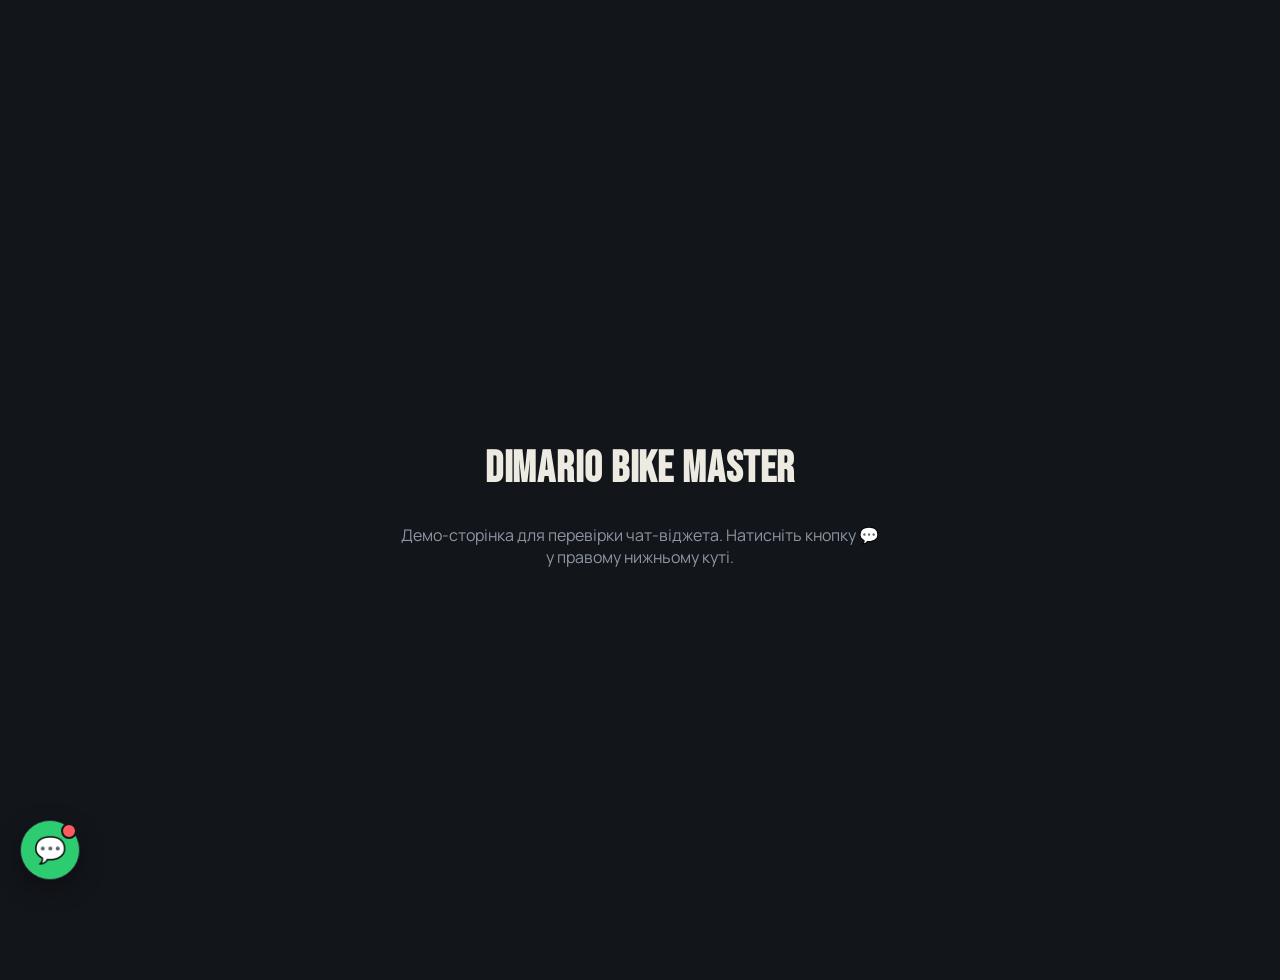
<file: bike-website-main-updated/demo.html>
<!doctype html>
<html lang="uk">
<head>
<meta charset="UTF-8" />
<title>Demo — Dimario Bike Master chat widget</title>
<link
  href="https://fonts.googleapis.com/css2?family=Bebas+Neue&family=Manrope:wght@300;400;500;600;700&family=Space+Mono:ital@0;1&display=swap"
  rel="stylesheet"
/>
<style>
  :root {
    --bg: #12151a;
    --bg-panel: #1b2027;
    --bg-panel-2: #20262e;
    --line: #2c333c;
    --line-soft: #232932;
    --text: #edeae2;
    --text-dim: #8d95a3;
    --text-faint: #575f6b;
    --accent: #2ecc71;
    --accent-dim: #1f7a46;
    --accent-ink: #8be6a8;
    --f-display: "Bebas Neue", "Arial Narrow", sans-serif;
    --f-body: "Manrope", -apple-system, "Segoe UI", sans-serif;
    --f-mono: "Space Mono", "Courier New", monospace;
    --ease: cubic-bezier(0.16, 1, 0.3, 1);
  }
  body {
    margin: 0;
    background: var(--bg);
    color: var(--text);
    font-family: var(--f-body);
    min-height: 100vh;
    display: flex;
    align-items: center;
    justify-content: center;
    text-align: center;
    padding: 40px;
  }
  h1 { font-family: var(--f-display); text-transform: uppercase; font-size: 44px; letter-spacing: 0.02em; }
  p { color: var(--text-dim); max-width: 480px; margin: 0 auto; }
</style>
<link rel="stylesheet" href="chatbot.css" />
</head>
<body>
  <div>
    <h1>Dimario Bike Master</h1>
    <p>Демо-сторінка для перевірки чат-віджета. Натисніть кнопку 💬 у правому нижньому куті.</p>
  </div>
  <script src="chatbot.js"></script>
</body>
</html>
</file>
<file: style.css>
/* ==========================================================================
   DIMARIO BIKE MASTER — stylesheet
   Design concept: "downhill freeride" — mountains, dense forest, steep
   trails and full-suspension bikes. A dark, cinematic atmosphere with
   amber/gold accents replacing the old blueprint-workshop palette,
   softer misty gradients instead of hard calibration grids, and
   slightly rounded panels instead of sharp technical corners.
   ========================================================================== */

:root {
  /* colour */
  --bg: #0a0c0f;
  --bg-panel: #12151a;
  --bg-panel-2: #1a1f26;
  --line: rgba(255, 255, 255, 0.08);
  --line-soft: rgba(255, 255, 255, 0.05);
  --text: #e8eaed;
  --text-dim: #9aa0a6;
  --text-faint: #5a6068;
  --accent: #e8a317;
  --accent-dim: #b87d0f;
  --accent-ink: #f0c14b;
  --accent-glow: rgba(232, 163, 23, 0.15);

  /* type */
  --f-display: "Bebas Neue", "Arial Narrow", sans-serif;
  --f-body: "Manrope", -apple-system, "Segoe UI", sans-serif;
  --f-mono: "Space Mono", "Courier New", monospace;

  /* layout */
  --container: 1240px;
  --gap: 24px;
  --radius: 10px;
  --ease: cubic-bezier(0.16, 1, 0.3, 1);
}

/* ---------- reset ---------- */
*,
*::before,
*::after {
  box-sizing: border-box;
}

html {
  scroll-behavior: smooth;
}

body {
  margin: 0;
  background: var(--bg);
  color: var(--text);
  font-family: var(--f-body);
  font-size: 16px;
  line-height: 1.6;
  -webkit-font-smoothing: antialiased;
  overflow-x: hidden;
}

img {
  max-width: 100%;
  display: block;
}

a {
  color: inherit;
  text-decoration: none;
}

ul {
  margin: 0;
  padding: 0;
  list-style: none;
}

h1, h2, h3, h4 {
  margin: 0;
  font-family: var(--f-display);
  font-weight: 400;
  letter-spacing: 0.02em;
  line-height: 0.98;
  text-transform: uppercase;
}

p {
  margin: 0 0 1em;
  color: var(--text-dim);
}

strong {
  color: var(--text);
  font-weight: 700;
}

button {
  font-family: inherit;
  cursor: pointer;
}

::selection {
  background: var(--accent);
  color: var(--bg);
}

/* ============================================================
   РЕАЛЬНІ ФОТО фону сайту — два власних завантажених файли,
   без жодних зовнішніх посилань (Unsplash/Pixabay), без діаграм,
   градієнтів чи SVG.

   backgrounds/kalen-emsley-Bkci_8qcdvQ-unsplash.jpg
     -> основний фон сайту (body::before) і фон конструктора
        (constructor.html), той самий файл в обох місцях.

   backgrounds/peter-robbins-4LIqxcyPqvc-unsplash.jpg
     -> лише два локальних акценти, теж тільки як фон:
        .hero-grid-lines (легке світіння за фото в hero)
        .contact-right-bg (панель позаду картки в секції "Контакти")
   ============================================================ */

body::before {
  content: "";
  position: fixed;
  inset: 0;
  z-index: -2;
  background-image: image-set(url("images/backgrounds/unsplash.webp") type("image/webp"), url("images/backgrounds/unsplash.jpg") type("image/jpeg"));
  /* Фото: сніжні гори + лісова долина (Kalen Emsley, Unsplash) */
  background-size: cover;
  background-position: center 35%;
  background-repeat: no-repeat;
  filter: brightness(0.28) saturate(0.9) contrast(1.05);
}

body {
  background-color: var(--bg);
  background-image: none;
}

.accent { color: var(--accent); }
.outline {
  color: transparent;
  -webkit-text-stroke: 1.5px var(--text);
}

/* ---------- section scaffolding ---------- */
section {
  position: relative;
  padding: 20px 5vw;
  max-width: var(--container);
  margin: 0 auto;
}

.section-header {
  display: flex;
  justify-content: space-between;
  align-items: flex-end;
  gap: var(--gap);
  margin-bottom: 64px;
  flex-wrap: wrap;
  border-bottom: 1px solid var(--line);
  padding-bottom: 28px;
}

.section-num {
  display: inline-block;
  font-family: var(--f-mono);
  font-size: 13px;
  letter-spacing: 0.18em;
  color: var(--accent-ink);
  margin-bottom: 12px;
}

.section-title {
  font-size: clamp(36px, 5vw, 58px);
}

.section-desc {
  max-width: 320px;
  margin: 0;
  font-family: var(--f-mono);
  font-size: 13px;
  color: var(--text-faint);
  text-align: right;
}

@media (max-width: 720px) {
  .section-desc { text-align: left; }
}

/* ---------- calibration corner-bracket signature ---------- */
.service-card,
.consult-card,
.work-card,
.price-card,
.testimonial-card,
.contact-card,
.about-visual,
.hero-photo-placeholder {
  position: relative;
}
.service-card::before,
.service-card::after,
.price-card::before,
.price-card::after,
.testimonial-card::before,
.testimonial-card::after,
.about-visual::before,
.hero-photo-placeholder::before {
  content: "";
  position: absolute;
  width: 14px;
  height: 14px;
  border: 1.5px solid var(--accent-ink);
  opacity: 0.55;
  transition: opacity 0.3s var(--ease);
}

.service-card::before,
.price-card::before,
.testimonial-card::before,
.about-visual::before,
.hero-photo-placeholder::before {
  top: 10px;
  left: 10px;
  border-right: none;
  border-bottom: none;
}

.service-card::after,
.price-card::after,
.testimonial-card::after {
  bottom: 10px;
  right: 10px;
  border-left: none;
  border-top: none;
}

.service-card:hover::before,
.service-card:hover::after,
.price-card:hover::before,
.price-card:hover::after,
.testimonial-card:hover::before,
.testimonial-card:hover::after {
  opacity: 1;
}

/* ---------- custom cursor ---------- */
.cursor,
.cursor-ring {
  position: fixed;
  top: 0;
  left: 0;
  pointer-events: none;
  z-index: 9999;
  transform: translate(-50%, -50%);
}

.cursor {
  width: 6px;
  height: 6px;
  background: var(--accent);
  border-radius: 50%;
}

.cursor-ring {
  width: 34px;
  height: 34px;
  border: 1px solid var(--accent-ink);
  border-radius: 50%;
  transition: width 0.2s var(--ease), height 0.2s var(--ease), border-color 0.2s var(--ease), opacity 0.2s var(--ease);
}

.cursor-ring::before,
.cursor-ring::after {
  content: "";
  position: absolute;
  background: var(--accent-ink);
}

.cursor-ring::before {
  left: 50%;
  top: -6px;
  width: 1px;
  height: 4px;
  transform: translateX(-50%);
}

.cursor-ring::after {
  top: 50%;
  left: -6px;
  width: 4px;
  height: 1px;
  transform: translateY(-50%);
}

.cursor-ring.is-active {
  width: 54px;
  height: 54px;
  border-color: var(--accent);
}

@media (hover: none), (pointer: coarse) {
  .cursor,
  .cursor-ring { display: none; }
}

/* ---------- fade-up scroll reveal ---------- */
.fade-up {
  opacity: 0;
  transform: translateY(28px);
  transition: opacity 0.7s var(--ease), transform 0.7s var(--ease);
}

.fade-up.is-visible {
  opacity: 1;
  transform: translateY(0);
}

@media (prefers-reduced-motion: reduce) {
  .fade-up {
    opacity: 1;
    transform: none;
    transition: none;
  }
}

/* ---------- navbar ---------- */
#navbar {
  position: fixed;
  top: 0;
  left: 0;
  right: 0;
  z-index: 1000;
  display: flex;
  align-items: center;
  justify-content: space-between;
  padding: 22px 5vw;
  background: transparent;
  border-bottom: 1px solid transparent;
  transition: background 0.3s var(--ease), border-color 0.3s var(--ease), padding 0.3s var(--ease);
}

#navbar.is-scrolled {
  background: rgba(18, 21, 26, 0.85);
  backdrop-filter: blur(10px);
  border-bottom-color: var(--line);
  padding: 14px 5vw;
}

.nav-logo {
  font-family: var(--f-display);
  font-size: 22px;
  letter-spacing: 0.04em;
}

.nav-links {
  display: flex;
  gap: 32px;
}

.nav-links a {
  font-family: var(--f-mono);
  font-size: 13px;
  letter-spacing: 0.06em;
  color: var(--text-dim);
  text-transform: uppercase;
  position: relative;
  padding-bottom: 4px;
}

.nav-links-cta {
  display: none;
}

.nav-links a::after {
  content: "";
  position: absolute;
  left: 0;
  bottom: 0;
  width: 0;
  height: 1px;
  background: var(--accent);
  transition: width 0.25s var(--ease);
}

.nav-links a:hover {
  color: var(--text);
}

.nav-links a:hover::after {
  width: 100%;
}

.nav-cta {
  font-family: var(--f-mono);
  font-size: 13px;
  border: 1px solid var(--accent);
  color: var(--accent);
  padding: 10px 18px;
  transition: background 0.25s var(--ease), color 0.25s var(--ease);
}

.nav-cta:hover {
  background: var(--accent);
  color: #12151a;
}

@media (max-width: 860px) {
  .nav-links {
    position: fixed;
    top: 0;
    right: 0;
    height: 100vh;
    width: min(78vw, 320px);
    flex-direction: column;
    justify-content: center;
    align-items: flex-start;
    gap: 28px;
    padding: 100px 36px 40px;
    background: var(--bg-panel);
    border-left: 1px solid var(--line);
    transform: translateX(100%);
    transition: transform 0.3s var(--ease);
    z-index: 999;
    display: flex; /* overrides the old "display:none" — visibility now handled by transform */
  }

  .nav-links.is-open {
    transform: translateX(0);
  }

  .nav-links a {
    font-size: 16px;
  }

  .nav-cta {
    display: none;
  }

  .nav-links-cta {
    display: block;
    margin-top: 8px;
  }

  .nav-links-cta a {
    display: inline-block;
    padding: 12px 20px;
    border: 1px solid var(--accent);
    color: var(--accent);
    font-size: 13px;
  }

  .nav-burger {
    display: flex;
  }
}

.nav-burger {
  display: none;
  flex-direction: column;
  justify-content: center;
  gap: 5px;
  width: 32px;
  height: 32px;
  padding: 0;
  border: none;
  background: transparent;
  z-index: 1001;
  position: relative;
}

.nav-burger span {
  display: block;
  width: 100%;
  height: 2px;
  background: var(--text);
  transition: transform 0.25s var(--ease), opacity 0.25s var(--ease);
}

.nav-burger.is-open span:nth-child(1) {
  transform: translateY(7px) rotate(45deg);
}

.nav-burger.is-open span:nth-child(2) {
  opacity: 0;
}

.nav-burger.is-open span:nth-child(3) {
  transform: translateY(-7px) rotate(-45deg);
}

.nav-overlay {
  position: fixed;
  inset: 0;
  background: rgba(0, 0, 0, 0.5);
  opacity: 0;
  pointer-events: none;
  transition: opacity 0.25s var(--ease);
  z-index: 998;
}

.nav-overlay.is-open {
  opacity: 1;
  pointer-events: auto;
}

/* ---------- buttons ---------- */
.btn-primary,
.btn-secondary {
  display: inline-flex;
  align-items: center;
  gap: 8px;
  padding: 16px 28px;
  font-family: var(--f-mono);
  font-size: 20px;
  letter-spacing: 0.03em;
  border-radius: var(--radius);
  transition: transform 0.25s var(--ease), background 0.25s var(--ease), color 0.25s var(--ease), border-color 0.25s var(--ease);
}

.btn-primary {
  background: var(--accent);
  color: #14171c;
  font-weight: 700;
}

.btn-primary:hover {
  transform: translateY(-2px);
  background: var(--accent-ink);
}

.btn-secondary {
  border: 1px solid var(--line);
  color: var(--text);
}

.btn-secondary:hover {
  border-color: var(--accent);
  color: var(--accent);
  transform: translateY(-2px);
}

/* ---------- hero ---------- */
.hero {
  padding-top: 180px;
  padding-bottom: 100px;
  display: grid;
  grid-template-columns: 1.1fr 0.9fr;
  gap: 60px;
  align-items: center;
  min-height: 92vh;
}

.hero-tag {
  display: inline-block;
  font-family: var(--f-mono);
  font-size: 13px;
  letter-spacing: 0.1em;
  color: var(--accent-ink);
  border: 1px solid var(--line);
  padding: 8px 14px;
  margin-bottom: 26px;
  text-transform: uppercase;
}

.hero-title {
  font-size: clamp(52px, 8vw, 108px);
  margin-bottom: 28px;
}

.hero-desc {
  max-width: 480px;
  font-size: 17px;
  color: var(--text-dim);
}

.hero-btns {
  display: flex;
  gap: 16px;
  flex-wrap: wrap;
  margin: 32px 0 56px;
}

.hero-stats {
  display: flex;
  flex-wrap: wrap;
  gap: 40px;
  border-top: 1px solid var(--line);
  padding-top: 28px;
}

.stat-num {
  font-family: var(--f-display);
  font-size: 34px;
  color: var(--accent);
}

.stat-label {
  font-family: var(--f-mono);
  font-size: 11px;
  color: var(--text-faint);
  text-transform: uppercase;
  letter-spacing: 0.04em;
  margin-top: 4px;
}

.hero-right {
  position: relative;
  height: 781px;
}

/* Soft glow behind the hero photo — the second real photo, only as background */
.hero-grid-lines {
  position: absolute;
  inset: -20px;
  background-image: image-set(url("images/backgrounds/peter-robbins-4LIqxcyPqvc-unsplash.webp") type("image/webp"), url("images/backgrounds/peter-robbins-4LIqxcyPqvc-unsplash.jpg") type("image/jpeg"));
  background-size: cover;
  background-position: center 40%;
  filter: brightness(0.45) blur(1px);
  opacity: 0.9;
  z-index: 0;
}

.hero-accent-bar {
  position: absolute;
  top: 30px;
  left: -18px;
  width: 6px;
  bottom: 30px;
  background: var(--accent);
  border-radius: 3px;
  z-index: 1;
}

.hero-photo-placeholder {
  position: absolute;
  inset: 0;
  overflow: hidden;
  border: 1px solid var(--line);
  border-radius: var(--radius);
  z-index: 2;
  background: var(--bg-panel);
  /* ЗАМІНИТИ: фонове зображення гір + лісу (16:9 або 21:9), якщо не використовується .hero-image
     Рекомендований промпт для генерації:
     Ultra-realistic cinematic photograph of steep mountain slopes with dense
     coniferous forest, dramatic alpine peaks, misty valleys, golden hour light,
     empty downhill trail, photorealistic, 8k, website hero background, no people */
}

.hero-image {
  position: absolute;
  inset: 0;
  width: 100%;
  height: 100%;
  /* contain = все фото видно повністю, нічого не обрізається.
     Фон .hero-photo-placeholder (var(--bg-panel)) закриває поля по боках/зверху-знизу,
     якщо пропорції рамки і фото не збігаються. */
  object-fit: contain;
  background-image: image-set(url("images/backgrounds/kalen-emsley-Bkci_8qcdvQ-unsplash.webp") type("image/webp"), url("images/backgrounds/kalen-emsley-Bkci_8qcdvQ-unsplash.jpg") type("image/jpeg"));
  background-size: cover;
  background-position: center;
  background-repeat: no-repeat;    /* не повторяется */
}
.hero-overlay-text {
  position: absolute;
  bottom: -34px;
  right: -10px;
  font-family: var(--f-display);
  font-size: 140px;
  color: transparent;
  -webkit-text-stroke: 1px var(--line);
  z-index: 0;
  pointer-events: none;
}

@media (max-width: 980px) {
  .hero {
    grid-template-columns: 1fr;
    padding-top: 140px;
    min-height: auto;
  }
  .hero-right { height: 380px; margin-top: 40px; }
  .hero-overlay-text { display: none; }
}

/* ---------- marquee ---------- */
.marquee-wrap {
  border-top: 1px solid var(--line);
  border-bottom: 1px solid var(--line);
  overflow: hidden;
  padding: 22px 0;
  background: var(--bg-panel);
}

.marquee-track {
  display: flex;
  width: max-content;
  animation: marquee 32s linear infinite;
}

.marquee-item {
  font-family: var(--f-mono);
  font-size: 15px;
  letter-spacing: 0.05em;
  color: var(--text-faint);
  text-transform: uppercase;
  padding: 0 28px;
  border-right: 1px solid var(--line);
  white-space: nowrap;
}

@keyframes marquee {
  from { transform: translateX(0); }
  to { transform: translateX(-50%); }
}

@media (prefers-reduced-motion: reduce) {
  .marquee-track { animation: none; }
}

/* ---------- services ---------- */
#services {
  padding-top: 70px;
  padding-bottom: 70px;
}

.services .section-header {
  margin-bottom: 32px;
  padding-bottom: 16px;
}

.services-grid {
  display: grid;
  grid-template-columns: repeat(3, 1fr);
  gap: 1px;
  background: var(--line);
  border: 1px solid var(--line);
  border-radius: var(--radius);
  overflow: hidden;
}

.service-card {
  background: var(--bg-panel);
  padding: 8px 18px;
  transition: background 0.3s var(--ease);
}

.service-card:hover {
  background: var(--bg-panel-2);
}

.service-icon {
  font-size: 26px;
  display: block;
  margin-bottom: 8px;
}

.service-num {
  position: absolute;
  top: 14px;
  right: 16px;
  font-family: var(--f-mono);
  font-size: 12px;
  color: var(--text-faint);
}

.service-card h3 {
  font-size: 20px;
  margin: 2px 0 6px;
}

.service-tag {
  display: inline-block;
  margin-top: 8px;
  font-family: var(--f-mono);
  font-size: 11px;
  letter-spacing: 0.05em;
  color: var(--accent-ink);
  text-transform: uppercase;
}

@media (max-width: 900px) {
  .services-grid { grid-template-columns: repeat(2, 1fr); }
}
@media (max-width: 600px) {
  .services-grid { grid-template-columns: 1fr; }
}

/* ---------- consultation detail ---------- */
.consult-detail {
  margin-top: 80px;
  border: 1px solid var(--line);
  border-radius: var(--radius);
  padding: 48px;
  background: var(--bg-panel);
}

.consult-label {
  font-family: var(--f-mono);
  font-size: 12px;
  color: var(--accent-ink);
  letter-spacing: 0.12em;
}

.consult-title {
  font-size: 32px;
  margin: 12px 0 14px;
}

.consult-intro {
  max-width: 640px;
}

.consult-grid {
  display: grid;
  grid-template-columns: repeat(3, 1fr);
  gap: var(--gap);
  margin-top: 32px;
}

.consult-card {
  border: 1px solid var(--line);
  border-radius: var(--radius);
  padding: 24px;
}

.consult-level {
  font-family: var(--f-mono);
  font-size: 12px;
  color: var(--accent);
  margin-bottom: 14px;
  text-transform: uppercase;
}

.consult-card ul {
  display: flex;
  flex-direction: column;
  gap: 10px;
}

.consult-card li {
  font-size: 14px;
  color: var(--text-dim);
  padding-left: 16px;
  position: relative;
}

.consult-card li::before {
  content: "—";
  position: absolute;
  left: 0;
  color: var(--text-faint);
}

.consult-all {
  margin-top: 28px;
  padding-top: 24px;
  border-top: 1px solid var(--line);
  font-size: 14px;
  color: var(--text-dim);
}

@media (max-width: 900px) {
  .consult-detail { padding: 28px; }
  .consult-grid { grid-template-columns: 1fr; }
}

/* ---------- about ---------- */
.about {
  display: grid;
  grid-template-columns: 0.9fr 1.1fr;
  gap: 60px;
  align-items: start; /* було center */
}

.about-visual {
  border: 1px solid var(--line);
  border-radius: var(--radius);
  overflow: hidden;
}

.about-photo {
  width: 100%;
  height: 680px;
  object-fit: cover;
  filter: grayscale(20%);
}

.about-corner {
  display: none;
}

.about-content h2 {
  font-size: clamp(32px, 4vw, 52px);
  margin: 14px 0 24px;
}

.cert-block {
  margin-top: 28px;
  border: 1px solid var(--line);
  padding: 0px;
  display: flex;
  gap: 18px;
  align-items: flex-start;
  flex-wrap: wrap;
}

.cert-icon {
  font-size: 28px;
}

.cert-text {
  display: flex;
  flex-direction: column;
  gap: 4px;
  flex: 1;
  min-width: 200px;
}

.cert-text span {
  font-family: var(--f-mono);
  font-size: 12px;
  color: var(--text-faint);
}

.cert-img {
  display: flex;
  flex-wrap: nowrap;
  gap: 16px;
  margin-top: 18px;
}

.cert-img__wrapper {
  width: 300px;
  height: 220px;
  overflow: hidden;
  border: 1px solid var(--line);
  border-radius: 8px;
  background: var(--bg-panel-2);
  transition: transform 0.3s var(--ease);
}

.cert-img__wrapper:hover {
  transform: scale(1.03);
  border-color: var(--accent);
}

.cert-img__wrapper img {
  width: 100%;
  height: 100%;
  object-fit: contain;
  object-position: center center;
  cursor: zoom-in;
}

.lightbox-overlay {
  position: fixed;
  inset: 0;
  background: rgba(0, 0, 0, 0.9);
  display: flex;
  align-items: center;
  justify-content: center;
  z-index: 9999;
  opacity: 0;
  visibility: hidden;
  transition: opacity 0.3s ease;
  padding: 20px;
}

.lightbox-overlay.active {
  opacity: 1;
  visibility: visible;
}

.lightbox-overlay img {
  max-width: 90vw;
  max-height: 90vh;
  object-fit: contain;
  box-shadow: 0 10px 40px rgba(0, 0, 0, 0.5);
  cursor: default;
}

.lightbox-close {
  position: absolute;
  top: 24px;
  right: 32px;
  font-size: 32px;
  color: #fff;
  background: none;
  border: none;
  cursor: pointer;
  line-height: 1;
}

@media (max-width: 900px) {
  .about { grid-template-columns: 1fr; }
  .about-photo { height: 340px; }

  .cert-img {
    flex-direction: column;
    gap: 14px;
  }

  .cert-img__wrapper {
    width: 100%;
    height: auto;
    aspect-ratio: 3 / 4;
    max-height: none;
  }

  .cert-img__wrapper img {
    width: 100%;
    height: 100%;
    object-fit: contain;
    background: var(--bg-panel-2);
  }
}

@media (max-width: 480px) {
  .cert-img__wrapper {
    width: 100%;
    aspect-ratio: 3 / 4;
  }
}

/* ---------- works ---------- */
.works-grid {
  display: grid;
  grid-template-columns: repeat(3, 1fr);
  gap: var(--gap);
}

.work-card {
  position: relative;
  overflow: hidden;
  border: 1px solid var(--line);
  border-radius: var(--radius);
  aspect-ratio: 4 / 5;
  transition: transform 0.3s var(--ease), border-color 0.3s var(--ease), box-shadow 0.3s var(--ease);
}

.work-card:hover {
  transform: translateY(-4px);
  border-color: var(--accent);
  box-shadow: 0 12px 30px rgba(0, 0, 0, 0.4), 0 0 0 1px var(--accent-glow);
}

.work-card--large {
  grid-column: span 2;
  grid-row: span 2;
  aspect-ratio: auto;
}

.video-wrapper {
  position: relative;
  width: 100%;
  height: 100%;
  background: #000;
}

.video-wrapper video {
  width: 100%;
  height: 100%;
  object-fit: cover;
  display: block;
}

.play-btn {
  position: absolute;
  top: 50%;
  left: 50%;
  transform: translate(-50%, -50%);
  width: 68px;
  height: 68px;
  border-radius: 50%;
  border: 1px solid var(--accent);
  background: rgba(18, 21, 26, 0.7);
  color: var(--text);
  font-size: 20px;
  display: flex;
  align-items: center;
  justify-content: center;
  transition: transform 0.25s var(--ease), background 0.25s var(--ease);
}

.play-btn:hover {
  transform: translate(-50%, -50%) scale(1.08);
  background: var(--accent);
}

.play-btn.is-hidden {
  opacity: 0;
  pointer-events: none;
}

.work-img-placeholder {
  position: relative;
  width: 100%;
  height: 100%;
  background: var(--bg-panel);
  display: flex;
    justify-content: center;
   flex-direction: column;
}

.work-img-placeholder > a.btn-secondary {
  margin: 6px;
}

.work-img {
  width: 100%;
  height: 100%;
  object-fit: cover;
  filter: grayscale(10%);
  transition: transform 0.5s var(--ease);
}

.work-card:hover .work-img {
  transform: scale(1.05);
}

.work-img-placeholder > h4 {
  position: absolute;
  bottom: 16px;
  left: 16px;
  font-size: 20px;
  color: var(--text);
  z-index: 1;
}

.work-img-placeholder > span {
  position: absolute;
  top: 16px;
  left: 16px;
  font-family: var(--f-mono);
  font-size: 11px;
  color: var(--accent-ink);
  z-index: 1;
  text-transform: uppercase;
}

.work-overlay {
  position: absolute;
  inset: 0;
  display: flex;
  align-items: flex-end;
  padding: 20px;
  background: linear-gradient(to top, rgba(10, 12, 15, 0.92) 0%, rgba(10, 12, 15, 0) 55%);
  opacity: 0;
  transition: opacity 0.3s var(--ease);
  pointer-events: none;
}

.work-card:hover .work-overlay {
  opacity: 1;
}

.work-info h4 {
  font-size: 22px;
  margin-bottom: 4px;
}

.work-info span {
  font-family: var(--f-mono);
  font-size: 12px;
  color: var(--accent-ink);
}

@media (max-width: 900px) {
  .works-grid { grid-template-columns: repeat(2, 1fr); }
  .work-card--large { grid-column: span 2; }
}
@media (max-width: 600px) {
  .works-grid { grid-template-columns: 1fr; }
  .work-card--large { grid-column: span 1; }
}

.work-card--cta {
  display: flex;
  flex-direction: column;
  align-items: flex-start;
  justify-content: center;
  gap: 10px;
  padding: 24px;
  background: var(--bg-panel);
}

.work-cta-eyebrow {
  font-family: var(--f-mono);
  font-size: 11px;
  letter-spacing: 0.14em;
  text-transform: uppercase;
  color: var(--accent-ink);
}

.work-cta-title {
  font-size: 26px;
}

.work-cta-desc {
  font-size: 13px;
  color: var(--text-dim);
  margin: 0;
}

.work-cta-btn {
  margin-top: auto;
  font-size: 15px;
  padding: 10px 18px;
}

/* ---------- process ---------- */
.process-steps {
  display: grid;
  grid-template-columns: repeat(4, 1fr);
  gap: var(--gap);
}

.step {
  border-top: 2px solid var(--line);
  padding-top: 22px;
  position: relative;
}

.step-dot {
  width: 44px;
  height: 44px;
  border: 1px solid var(--accent);
  border-radius: 50%;
  display: flex;
  align-items: center;
  justify-content: center;
  margin-bottom: 20px;
  background: var(--bg-panel);
}

.step-num {
  font-family: var(--f-mono);
  color: var(--accent);
  font-size: 14px;
}

.step h3 {
  font-size: 22px;
  margin-bottom: 10px;
}

.step p {
  font-size: 14px;
}

@media (max-width: 900px) {
  .process-steps { grid-template-columns: repeat(2, 1fr); }
}
@media (max-width: 560px) {
  .process-steps { grid-template-columns: 1fr; }
}

/* ---------- pricing ---------- */
.pricing-grid {
  display: grid;
  grid-template-columns: repeat(3, 1fr);
  gap: var(--gap);
  align-items: stretch;
}

.price-card {
  border: 1px solid var(--line);
  border-radius: var(--radius);
  padding: 36px 30px;
  display: flex;
  flex-direction: column;
  background: var(--bg-panel);
  transition: transform 0.3s var(--ease), border-color 0.3s var(--ease);
}

.price-card:hover {
  transform: translateY(-6px);
  border-color: var(--text-faint);
}

.price-card--featured {
  border-color: var(--accent);
  background: var(--bg-panel-2);
}

.price-label {
  font-family: var(--f-mono);
  font-size: 12px;
  color: var(--accent-ink);
  text-transform: uppercase;
  letter-spacing: 0.06em;
}

.price-name {
  font-size: 30px;
  margin: 12px 0 10px;
}

.price-desc-text {
  font-size: 14px;
  min-height: 42px;
}

.price-amount {
  font-family: var(--f-display);
  font-size: 40px;
  color: var(--accent);
  margin-top: 8px;
}

.price-period {
  font-family: var(--f-mono);
  font-size: 12px;
  color: var(--text-faint);
  margin: 4px 0 0;
}

.price-divider {
  height: 1px;
  background: var(--line);
  margin: 24px 0;
}

.price-features {
  display: flex;
  flex-direction: column;
  gap: 12px;
  flex: 1;
  margin-bottom: 28px;
}

.price-feature {
  font-size: 14px;
  color: var(--text-dim);
  padding-left: 18px;
  position: relative;
}

.price-feature::before {
  content: "✓";
  position: absolute;
  left: 0;
  color: var(--accent);
}

.price-btn {
  text-align: center;
  padding: 14px;
  border: 1px solid var(--accent);
  border-radius: var(--radius);
  color: var(--accent);
  font-family: var(--f-mono);
  font-size: 14px;
  transition: background 0.25s var(--ease), color 0.25s var(--ease);
}

.price-btn:hover {
  background: var(--accent);
  color: #14171c;
}

@media (max-width: 900px) {
  .pricing-grid { grid-template-columns: 1fr; }
}

/* ---------- testimonials ---------- */
.testimonials-grid {
  display: grid;
  grid-template-columns: repeat(3, 1fr);
  gap: var(--gap);
}

.testimonial-card {
  border: 1px solid var(--line);
  border-radius: var(--radius);
  padding: 32px 26px;
  background: var(--bg-panel);
  display: flex;
  flex-direction: column;
  transition: transform 0.3s var(--ease), border-color 0.3s var(--ease);
}

.testimonial-card:hover {
  transform: translateY(-4px);
  border-color: var(--accent-dim);
}

.quote-mark {
  font-family: var(--f-display);
  font-size: 46px;
  color: var(--accent);
  line-height: 1;
}

.stars {
  color: var(--accent-ink);
  letter-spacing: 2px;
  margin: 8px 0 14px;
}

.testimonial-text {
  font-size: 14px;
  flex: 1;
}

.testimonial-author {
  display: flex;
  align-items: center;
  gap: 12px;
  margin-top: 16px;
  border-top: 1px solid var(--line);
  padding-top: 16px;
}

.author-avatar {
  width: 38px;
  height: 38px;
  border-radius: 50%;
  background: var(--bg-panel-2);
  display: flex;
  align-items: center;
  justify-content: center;
  font-size: 18px;
}

.author-name {
  font-size: 14px;
  color: var(--text);
  font-weight: 700;
}

.author-role {
  font-family: var(--f-mono);
  font-size: 11px;
  color: var(--text-faint);
}

.author-role a {
  color: var(--accent-ink);
}

@media (max-width: 900px) {
  .testimonials-grid { grid-template-columns: 1fr; }
}

/* ---------- contact ---------- */
.contact {
  display: grid;
  grid-template-columns: 1fr 1fr;
  gap: 60px;
  align-items: center;
}

.contact-left h2 {
  font-size: clamp(38px, 5vw, 62px);
  margin-bottom: 20px;
}

.contact-methods {
  display: flex;
  flex-direction: column;
  gap: 1px;
  background: var(--line);
  border: 1px solid var(--line);
  border-radius: var(--radius);
  overflow: hidden;
  margin-top: 32px;
}

.contact-method {
  display: flex;
  align-items: center;
  gap: 16px;
  padding: 20px 22px;
  background: var(--bg-panel);
  transition: background 0.25s var(--ease);
}

.contact-method:hover {
  background: var(--bg-panel-2);
}

.method-icon {
  font-size: 22px;
}

.method-info {
  flex: 1;
  display: flex;
  flex-direction: column;
  gap: 2px;
}

.method-info strong {
  font-size: 16px;
}

.method-info span {
  font-family: var(--f-mono);
  font-size: 12px;
  color: var(--text-faint);
}

.method-arrow {
  color: var(--accent);
  transition: transform 0.25s var(--ease);
}

.contact-method:hover .method-arrow {
  transform: translateX(4px);
}

.contact-right {
  position: relative;
  height: 460px;
  display: flex;
  align-items: center;
  justify-content: center;
}

.contact-right-bg {
  position: absolute;
  inset: 0;
  border: 1px solid var(--line);
  border-radius: var(--radius);
  overflow: hidden;
  background-image: image-set(url("images/backgrounds/kalen-emsley-Bkci_8qcdvQ-unsplash.webp") type("image/webp"), url("images/backgrounds/kalen-emsley-Bkci_8qcdvQ-unsplash.jpg") type("image/jpeg"));
  background-size: cover;
  background-position: center;
  background-repeat: no-repeat;    /* не повторяется */
}

.contact-right-bg::before {
  content: "";
  position: absolute;
  inset: 0;
  background-image: image-set(url("images/backgrounds/kalen-emsley-Bkci_8qcdvQ-unsplash.webp") type("image/webp"), url("images/backgrounds/kalen-emsley-Bkci_8qcdvQ-unsplash.jpg") type("image/jpeg"));
  background-size: cover;
  background-position: center 40%;
  filter: brightness(0.4) saturate(0.9);
}

.contact-big-text {
  position: absolute;
  font-family: var(--f-display);
  font-size: 220px;
  color: transparent;
  -webkit-text-stroke: 1px var(--line-soft);
  z-index: 0;
}

.contact-card {
  position: relative;
  z-index: 1;
  background: var(--bg-panel);
  border: 1px solid var(--accent);
  border-radius: var(--radius);
  padding: 40px 34px;
  text-align: center;
  max-width: 340px;
  box-shadow: 0 0 40px var(--accent-glow);
}

.big-emoji {
  font-size: 40px;
  display: block;
  margin-bottom: 14px;
}

.contact-card h3 {
  font-size: 24px;
  margin-bottom: 14px;
}

.contact-card p {
  font-size: 13px;
}

.contact-card button {
  margin-top: 18px;
  background: var(--accent);
  border: none;
  border-radius: var(--radius);
  overflow: hidden;
  padding: 0;
}

.contact-card button a {
  display: block;
  padding: 14px 20px;
  color: #14171c;
  font-family: var(--f-mono);
  font-size: 13px;
  font-weight: 700;
}

@media (max-width: 900px) {
  .contact { grid-template-columns: 1fr; }
  .contact-right { height: 320px; margin-top: 20px; }
  .contact-big-text { font-size: 120px; }
}

/* ---------- footer ---------- */
footer {
  border-top: 1px solid var(--line);
  padding: 40px 5vw;
  display: flex;
  align-items: center;
  justify-content: space-between;
  flex-wrap: wrap;
  gap: 16px;
  max-width: var(--container);
  margin: 0 auto;
}

.footer-logo {
  font-family: var(--f-display);
  font-size: 20px;
}

.footer-copy {
  font-family: var(--f-mono);
  font-size: 12px;
  color: var(--text-faint);
}

.footer-links {
  display: flex;
  gap: 22px;
}

.footer-links a {
  font-family: var(--f-mono);
  font-size: 12px;
  color: var(--text-dim);
  transition: color 0.2s var(--ease);
}

.footer-links a:hover {
  color: var(--accent);
}

/* ---------- focus visibility ---------- */
a:focus-visible,
button:focus-visible {
  outline: 2px solid var(--accent);
  outline-offset: 3px;
}

/* ---------- FAQ ---------- */
.faq {
  padding: 80px 24px;
  max-width: var(--container);
  margin: 0 auto;
}

.faq-list {
  display: flex;
  flex-direction: column;
  gap: 12px;
  margin-top: 32px;
}

.faq-item {
  background: rgba(255, 255, 255, 0.03);
  border: 1px solid rgba(255, 255, 255, 0.08);
  border-radius: 12px;
  padding: 0;
  overflow: hidden;
  transition: border-color 0.2s var(--ease);
}

.faq-item[open] {
  border-color: rgba(255, 255, 255, 0.18);
}

.faq-item summary {
  list-style: none;
  cursor: pointer;
  padding: 18px 22px;
  font-family: var(--f-body);
  font-weight: 600;
  font-size: 16px;
  color: var(--text);
  display: flex;
  align-items: center;
  justify-content: space-between;
  gap: 16px;
}

.faq-item summary::-webkit-details-marker {
  display: none;
}

.faq-item summary::after {
  content: "+";
  font-family: var(--f-mono);
  font-size: 20px;
  color: var(--accent);
  flex-shrink: 0;
  transition: transform 0.2s var(--ease);
}

.faq-item[open] summary::after {
  content: "−";
}

.faq-item p {
  padding: 0 22px 20px;
  margin: 0;
  color: var(--text-dim);
  font-size: 15px;
  line-height: 1.65;
}

/* Extra hero paragraph */
.hero-desc--extra {
  margin-top: 12px;
  opacity: 0.9;
  font-size: 0.95em;
}

/* Work card detail text */
.work-detail {
  margin: 8px 0 0;
  font-size: 13px;
  line-height: 1.45;
  color: rgba(255, 255, 255, 0.75);
  max-width: 36ch;
}

@media (max-width: 768px) {
  .faq {
    padding: 56px 16px;
  }
  .work-detail {
    font-size: 12px;
  }
}
</file>
<file: chatbot.css>
/* ==========================================================================
   DIMARIO BIKE MASTER — chat widget
   Стилістика підхоплює токени з style.css (--bg-panel, --accent, --line...).
   Якщо підключити цей файл на сторінці без style.css, використовуються
   фолбек-значення (другий аргумент var()).
   ========================================================================== */

.dbm-chat {
  position: fixed;
  left: 20px;
  bottom: 20px;
  z-index: 9999;
  font-family: var(--f-body, "Manrope", -apple-system, "Segoe UI", sans-serif);
}

/* ---------- плаваюча кнопка ---------- */
.dbm-chat-fab {
  width: 60px;
  height: 60px;
  border-radius: 50%;
  border: 1px solid var(--line, #2c333c);
  background: var(--accent, #e8a317);
  color: #12151a;
  font-size: 26px;
  display: flex;
  align-items: center;
  justify-content: center;
  cursor: pointer;
  box-shadow: 0 8px 24px rgba(0, 0, 0, 0.35);
  transition: transform 0.25s var(--ease, cubic-bezier(0.16, 1, 0.3, 1));
  position: relative;
}

.dbm-chat-fab:hover {
  transform: scale(1.06);
}

.dbm-chat-fab:active {
  transform: scale(0.96);
}

.dbm-chat-fab .dbm-fab-dot {
  position: absolute;
  top: 2px;
  right: 2px;
  width: 12px;
  height: 12px;
  border-radius: 50%;
  background: #ff5a5f;
  border: 2px solid var(--bg, #12151a);
}

.dbm-chat-fab .dbm-fab-icon-close {
  display: none;
}

.dbm-chat.is-open .dbm-chat-fab .dbm-fab-icon-open {
  display: none;
}

.dbm-chat.is-open .dbm-chat-fab .dbm-fab-icon-close {
  display: block;
}

/* ---------- вікно чату ---------- */
.dbm-chat-window {
  position: absolute;
  left: 0;
  bottom: 76px;
  width: 360px;
  max-width: calc(100vw - 40px);
  height: 520px;
  max-height: calc(100vh - 140px);
  background: var(--bg-panel, #1b2027);
  border: 1px solid var(--line, #2c333c);
  border-radius: 4px;
  display: flex;
  flex-direction: column;
  overflow: hidden;
  opacity: 0;
  transform: translateY(16px) scale(0.98);
  pointer-events: none;
  transition: opacity 0.22s var(--ease, ease), transform 0.22s var(--ease, ease);
  box-shadow: 0 20px 60px rgba(0, 0, 0, 0.5);
}

.dbm-chat.is-open .dbm-chat-window {
  opacity: 1;
  transform: translateY(0) scale(1);
  pointer-events: auto;
}

/* ---------- шапка ---------- */
.dbm-chat-header {
  padding: 16px 18px;
  border-bottom: 1px solid var(--line, #2c333c);
  background: var(--bg-panel-2, #20262e);
  display: flex;
  align-items: center;
  gap: 12px;
}

.dbm-chat-avatar {
  width: 38px;
  height: 38px;
  border-radius: 50%;
  background: var(--accent, #e8a317);
  display: flex;
  align-items: center;
  justify-content: center;
  font-size: 18px;
  flex-shrink: 0;
}

.dbm-chat-header-text {
  min-width: 0;
}

.dbm-chat-title {
  font-family: var(--f-display, "Bebas Neue", sans-serif);
  font-size: 18px;
  letter-spacing: 0.03em;
  color: var(--text, #edeae2);
  text-transform: uppercase;
  line-height: 1;
}

.dbm-chat-status {
  font-family: var(--f-mono, "Space Mono", monospace);
  font-size: 11px;
  color: var(--text-dim, #8d95a3);
  display: flex;
  align-items: center;
  gap: 5px;
  margin-top: 4px;
}

.dbm-chat-status .dot {
  width: 6px;
  height: 6px;
  border-radius: 50%;
  background: var(--accent, #e8a317);
  display: inline-block;
}

/* ---------- тіло чату ---------- */
.dbm-chat-body {
  flex: 1;
  overflow-y: auto;
  padding: 16px;
  display: flex;
  flex-direction: column;
  gap: 10px;
  scrollbar-width: thin;
  scrollbar-color: var(--line, #2c333c) transparent;
}

.dbm-chat-body::-webkit-scrollbar {
  width: 6px;
}
.dbm-chat-body::-webkit-scrollbar-thumb {
  background: var(--line, #2c333c);
  border-radius: 3px;
}

.dbm-msg {
  max-width: 86%;
  padding: 10px 13px;
  border-radius: 3px;
  font-size: 13.5px;
  line-height: 1.5;
  white-space: pre-line;
  animation: dbmFadeIn 0.2s ease;
}

@keyframes dbmFadeIn {
  from { opacity: 0; transform: translateY(4px); }
  to { opacity: 1; transform: translateY(0); }
}

.dbm-msg.bot {
  align-self: flex-start;
  background: var(--bg-panel-2, #20262e);
  border: 1px solid var(--line-soft, #232932);
  color: var(--text, #edeae2);
  border-bottom-left-radius: 0;
}

.dbm-msg.user {
  align-self: flex-end;
  background: var(--accent, #e8a317);
  color: #12151a;
  border-bottom-right-radius: 0;
  font-weight: 500;
}

.dbm-msg a {
  color: var(--accent-ink, #f0c14b);
  text-decoration: underline;
}
.dbm-msg.user a {
  color: #12151a;
}

/* ---------- швидкі кнопки ---------- */
.dbm-quick {
  display: flex;
  flex-wrap: wrap;
  gap: 8px;
  align-self: flex-start;
  max-width: 100%;
}

.dbm-quick-btn {
  border: 1px solid var(--line, #2c333c);
  background: transparent;
  color: var(--text, #edeae2);
  font-family: var(--f-body, inherit);
  font-size: 12.5px;
  padding: 7px 12px;
  border-radius: 20px;
  cursor: pointer;
  transition: border-color 0.15s ease, color 0.15s ease, background 0.15s ease;
}

.dbm-quick-btn:hover {
  border-color: var(--accent, #e8a317);
  color: var(--accent-ink, #f0c14b);
}

.dbm-quick-btn.primary {
  background: var(--accent, #e8a317);
  border-color: var(--accent, #e8a317);
  color: #12151a;
  font-weight: 600;
}

.dbm-quick-btn.primary:hover {
  opacity: 0.9;
  color: #12151a;
}

/* ---------- typing indicator ---------- */
.dbm-typing {
  align-self: flex-start;
  display: flex;
  gap: 4px;
  padding: 12px 14px;
  background: var(--bg-panel-2, #20262e);
  border: 1px solid var(--line-soft, #232932);
  border-radius: 3px;
  border-bottom-left-radius: 0;
}
.dbm-typing span {
  width: 5px;
  height: 5px;
  border-radius: 50%;
  background: var(--text-faint, #575f6b);
  animation: dbmBlink 1.1s infinite ease-in-out;
}
.dbm-typing span:nth-child(2) { animation-delay: 0.15s; }
.dbm-typing span:nth-child(3) { animation-delay: 0.3s; }

@keyframes dbmBlink {
  0%, 80%, 100% { opacity: 0.25; transform: scale(0.85); }
  40% { opacity: 1; transform: scale(1); }
}

/* ---------- футер / інпут ---------- */
.dbm-chat-footer {
  border-top: 1px solid var(--line, #2c333c);
  padding: 10px;
  display: flex;
  gap: 8px;
  background: var(--bg-panel-2, #20262e);
}

.dbm-chat-input {
  flex: 1;
  background: var(--bg, #12151a);
  border: 1px solid var(--line, #2c333c);
  border-radius: 20px;
  padding: 10px 14px;
  color: var(--text, #edeae2);
  font-family: inherit;
  font-size: 13.5px;
  outline: none;
}

.dbm-chat-input:focus {
  border-color: var(--accent, #e8a317);
}

.dbm-chat-send {
  width: 40px;
  height: 40px;
  border-radius: 50%;
  border: none;
  background: var(--accent, #e8a317);
  color: #12151a;
  font-size: 16px;
  cursor: pointer;
  flex-shrink: 0;
  display: flex;
  align-items: center;
  justify-content: center;
  transition: opacity 0.15s ease;
}

.dbm-chat-send:hover {
  opacity: 0.9;
}

.dbm-chat-hint {
  font-family: var(--f-mono, "Space Mono", monospace);
  font-size: 10px;
  color: var(--text-faint, #575f6b);
  text-align: center;
  padding: 6px 10px 10px;
  background: var(--bg-panel-2, #20262e);
}

/* ---------- мобільна адаптація ---------- */
@media (max-width: 480px) {
  .dbm-chat {
    right: 12px;
    bottom: 12px;
  }
  .dbm-chat-window {
    width: calc(100vw - 24px);
    height: calc(100vh - 120px);
    bottom: 72px;
  }
}

/* ---------- reduced motion ---------- */
@media (prefers-reduced-motion: reduce) {
  .dbm-chat-fab,
  .dbm-chat-window,
  .dbm-msg {
    transition: none;
    animation: none;
  }
}
</file>
<file: bike-website-main-updated/chatbot.css>
/* ==========================================================================
   DIMARIO BIKE MASTER — chat widget
   Стилістика підхоплює токени з style.css (--bg-panel, --accent, --line...).
   Якщо підключити цей файл на сторінці без style.css, використовуються
   фолбек-значення (другий аргумент var()).
   ========================================================================== */

.dbm-chat {
  position: fixed;
  left: 20px;
  bottom: 20px;
  z-index: 9999;
  font-family: var(--f-body, "Manrope", -apple-system, "Segoe UI", sans-serif);
}

/* ---------- плаваюча кнопка ---------- */
.dbm-chat-fab {
  width: 60px;
  height: 60px;
  border-radius: 50%;
  border: 1px solid var(--line, #2c333c);
  background: var(--accent, #2ecc71);
  color: #12151a;
  font-size: 26px;
  display: flex;
  align-items: center;
  justify-content: center;
  cursor: pointer;
  box-shadow: 0 8px 24px rgba(0, 0, 0, 0.35);
  transition: transform 0.25s var(--ease, cubic-bezier(0.16, 1, 0.3, 1));
  position: relative;
}

.dbm-chat-fab:hover {
  transform: scale(1.06);
}

.dbm-chat-fab:active {
  transform: scale(0.96);
}

.dbm-chat-fab .dbm-fab-dot {
  position: absolute;
  top: 2px;
  right: 2px;
  width: 12px;
  height: 12px;
  border-radius: 50%;
  background: #ff5a5f;
  border: 2px solid var(--bg, #12151a);
}

.dbm-chat-fab .dbm-fab-icon-close {
  display: none;
}

.dbm-chat.is-open .dbm-chat-fab .dbm-fab-icon-open {
  display: none;
}

.dbm-chat.is-open .dbm-chat-fab .dbm-fab-icon-close {
  display: block;
}

/* ---------- вікно чату ---------- */
.dbm-chat-window {
  position: absolute;
  left: 0;
  bottom: 76px;
  width: 360px;
  max-width: calc(100vw - 40px);
  height: 520px;
  max-height: calc(100vh - 140px);
  background: var(--bg-panel, #1b2027);
  border: 1px solid var(--line, #2c333c);
  border-radius: 4px;
  display: flex;
  flex-direction: column;
  overflow: hidden;
  opacity: 0;
  transform: translateY(16px) scale(0.98);
  pointer-events: none;
  transition: opacity 0.22s var(--ease, ease), transform 0.22s var(--ease, ease);
  box-shadow: 0 20px 60px rgba(0, 0, 0, 0.5);
}

.dbm-chat.is-open .dbm-chat-window {
  opacity: 1;
  transform: translateY(0) scale(1);
  pointer-events: auto;
}

/* ---------- шапка ---------- */
.dbm-chat-header {
  padding: 16px 18px;
  border-bottom: 1px solid var(--line, #2c333c);
  background: var(--bg-panel-2, #20262e);
  display: flex;
  align-items: center;
  gap: 12px;
}

.dbm-chat-avatar {
  width: 38px;
  height: 38px;
  border-radius: 50%;
  background: var(--accent, #2ecc71);
  display: flex;
  align-items: center;
  justify-content: center;
  font-size: 18px;
  flex-shrink: 0;
}

.dbm-chat-header-text {
  min-width: 0;
}

.dbm-chat-title {
  font-family: var(--f-display, "Bebas Neue", sans-serif);
  font-size: 18px;
  letter-spacing: 0.03em;
  color: var(--text, #edeae2);
  text-transform: uppercase;
  line-height: 1;
}

.dbm-chat-status {
  font-family: var(--f-mono, "Space Mono", monospace);
  font-size: 11px;
  color: var(--text-dim, #8d95a3);
  display: flex;
  align-items: center;
  gap: 5px;
  margin-top: 4px;
}

.dbm-chat-status .dot {
  width: 6px;
  height: 6px;
  border-radius: 50%;
  background: var(--accent, #2ecc71);
  display: inline-block;
}

/* ---------- тіло чату ---------- */
.dbm-chat-body {
  flex: 1;
  overflow-y: auto;
  padding: 16px;
  display: flex;
  flex-direction: column;
  gap: 10px;
  scrollbar-width: thin;
  scrollbar-color: var(--line, #2c333c) transparent;
}

.dbm-chat-body::-webkit-scrollbar {
  width: 6px;
}
.dbm-chat-body::-webkit-scrollbar-thumb {
  background: var(--line, #2c333c);
  border-radius: 3px;
}

.dbm-msg {
  max-width: 86%;
  padding: 10px 13px;
  border-radius: 3px;
  font-size: 13.5px;
  line-height: 1.5;
  white-space: pre-line;
  animation: dbmFadeIn 0.2s ease;
}

@keyframes dbmFadeIn {
  from { opacity: 0; transform: translateY(4px); }
  to { opacity: 1; transform: translateY(0); }
}

.dbm-msg.bot {
  align-self: flex-start;
  background: var(--bg-panel-2, #20262e);
  border: 1px solid var(--line-soft, #232932);
  color: var(--text, #edeae2);
  border-bottom-left-radius: 0;
}

.dbm-msg.user {
  align-self: flex-end;
  background: var(--accent, #2ecc71);
  color: #12151a;
  border-bottom-right-radius: 0;
  font-weight: 500;
}

.dbm-msg a {
  color: var(--accent-ink, #8be6a8);
  text-decoration: underline;
}
.dbm-msg.user a {
  color: #12151a;
}

/* ---------- швидкі кнопки ---------- */
.dbm-quick {
  display: flex;
  flex-wrap: wrap;
  gap: 8px;
  align-self: flex-start;
  max-width: 100%;
}

.dbm-quick-btn {
  border: 1px solid var(--line, #2c333c);
  background: transparent;
  color: var(--text, #edeae2);
  font-family: var(--f-body, inherit);
  font-size: 12.5px;
  padding: 7px 12px;
  border-radius: 20px;
  cursor: pointer;
  transition: border-color 0.15s ease, color 0.15s ease, background 0.15s ease;
}

.dbm-quick-btn:hover {
  border-color: var(--accent, #2ecc71);
  color: var(--accent-ink, #8be6a8);
}

.dbm-quick-btn.primary {
  background: var(--accent, #2ecc71);
  border-color: var(--accent, #2ecc71);
  color: #12151a;
  font-weight: 600;
}

.dbm-quick-btn.primary:hover {
  opacity: 0.9;
  color: #12151a;
}

/* ---------- typing indicator ---------- */
.dbm-typing {
  align-self: flex-start;
  display: flex;
  gap: 4px;
  padding: 12px 14px;
  background: var(--bg-panel-2, #20262e);
  border: 1px solid var(--line-soft, #232932);
  border-radius: 3px;
  border-bottom-left-radius: 0;
}
.dbm-typing span {
  width: 5px;
  height: 5px;
  border-radius: 50%;
  background: var(--text-faint, #575f6b);
  animation: dbmBlink 1.1s infinite ease-in-out;
}
.dbm-typing span:nth-child(2) { animation-delay: 0.15s; }
.dbm-typing span:nth-child(3) { animation-delay: 0.3s; }

@keyframes dbmBlink {
  0%, 80%, 100% { opacity: 0.25; transform: scale(0.85); }
  40% { opacity: 1; transform: scale(1); }
}

/* ---------- футер / інпут ---------- */
.dbm-chat-footer {
  border-top: 1px solid var(--line, #2c333c);
  padding: 10px;
  display: flex;
  gap: 8px;
  background: var(--bg-panel-2, #20262e);
}

.dbm-chat-input {
  flex: 1;
  background: var(--bg, #12151a);
  border: 1px solid var(--line, #2c333c);
  border-radius: 20px;
  padding: 10px 14px;
  color: var(--text, #edeae2);
  font-family: inherit;
  font-size: 13.5px;
  outline: none;
}

.dbm-chat-input:focus {
  border-color: var(--accent, #2ecc71);
}

.dbm-chat-send {
  width: 40px;
  height: 40px;
  border-radius: 50%;
  border: none;
  background: var(--accent, #2ecc71);
  color: #12151a;
  font-size: 16px;
  cursor: pointer;
  flex-shrink: 0;
  display: flex;
  align-items: center;
  justify-content: center;
  transition: opacity 0.15s ease;
}

.dbm-chat-send:hover {
  opacity: 0.9;
}

.dbm-chat-hint {
  font-family: var(--f-mono, "Space Mono", monospace);
  font-size: 10px;
  color: var(--text-faint, #575f6b);
  text-align: center;
  padding: 6px 10px 10px;
  background: var(--bg-panel-2, #20262e);
}

/* ---------- мобільна адаптація ---------- */
@media (max-width: 480px) {
  .dbm-chat {
    right: 12px;
    bottom: 12px;
  }
  .dbm-chat-window {
    width: calc(100vw - 24px);
    height: calc(100vh - 120px);
    bottom: 72px;
  }
}

/* ---------- reduced motion ---------- */
@media (prefers-reduced-motion: reduce) {
  .dbm-chat-fab,
  .dbm-chat-window,
  .dbm-msg {
    transition: none;
    animation: none;
  }
}
</file>
